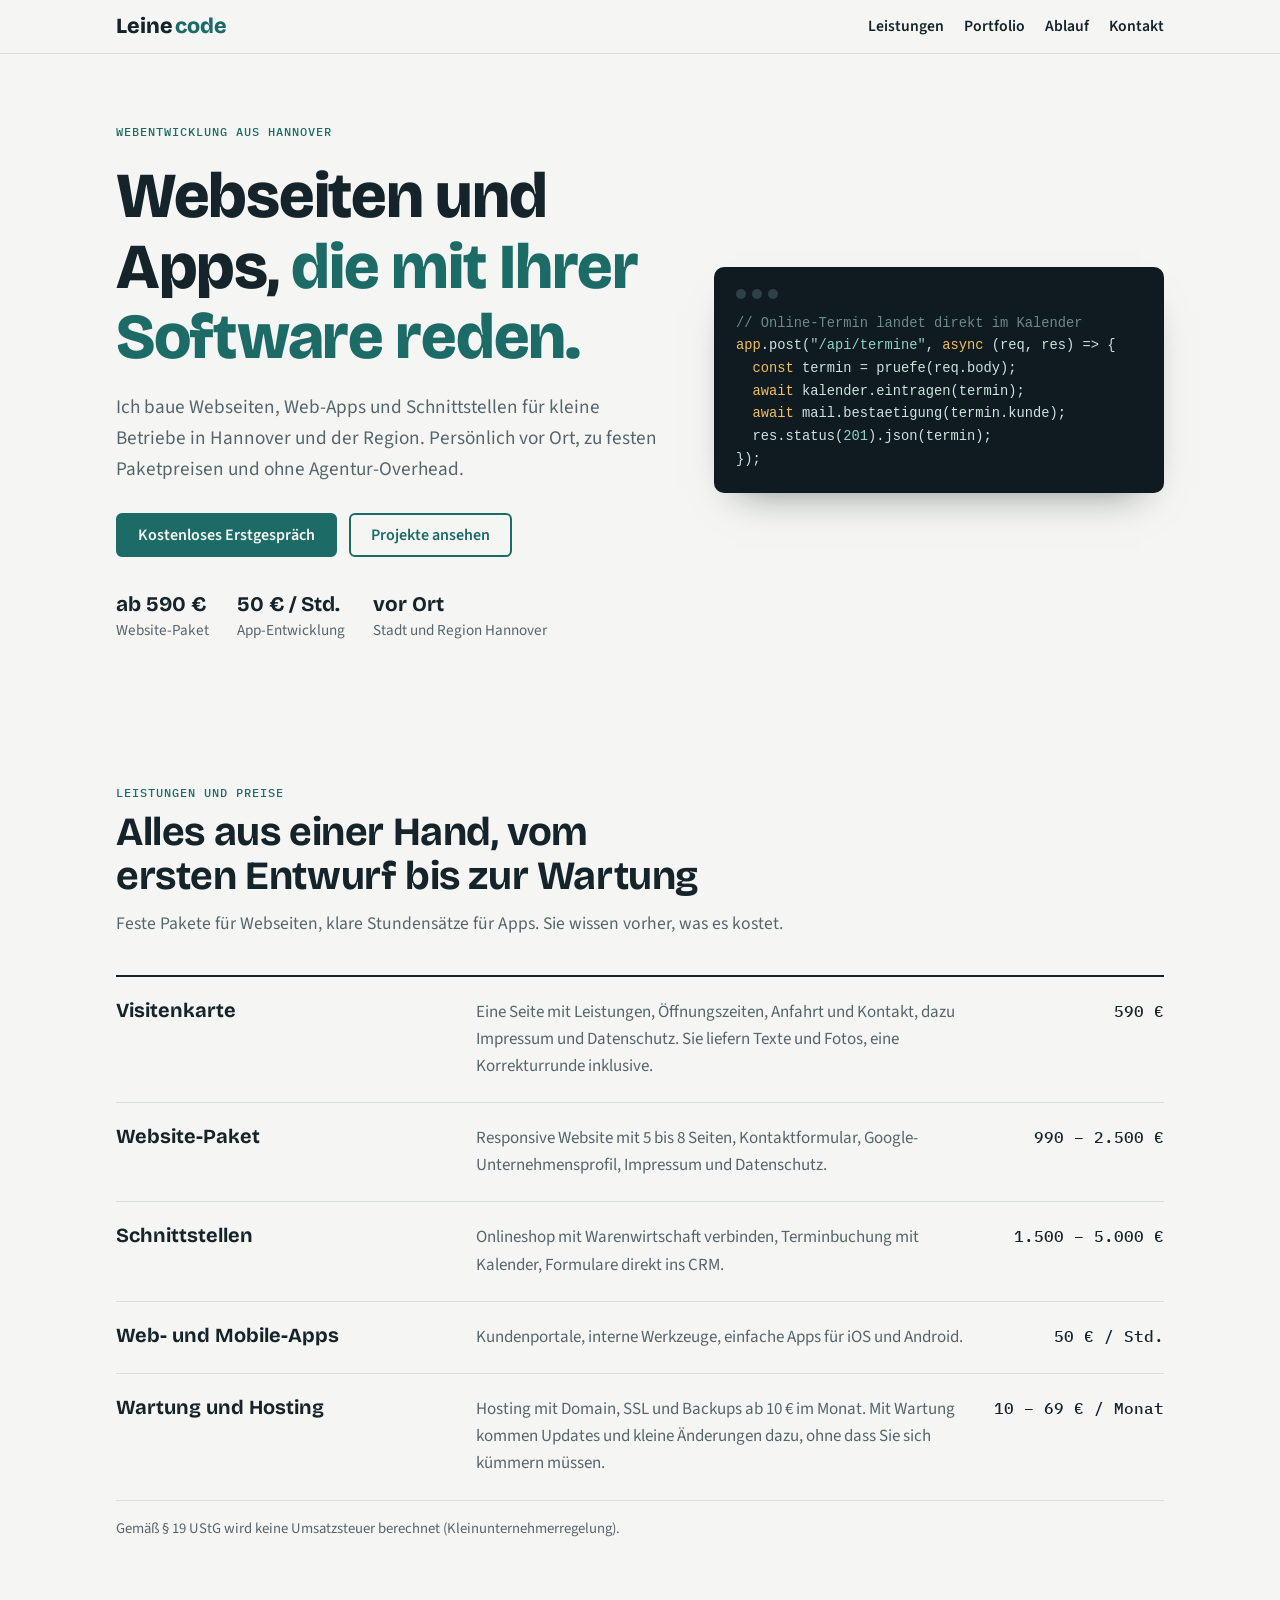
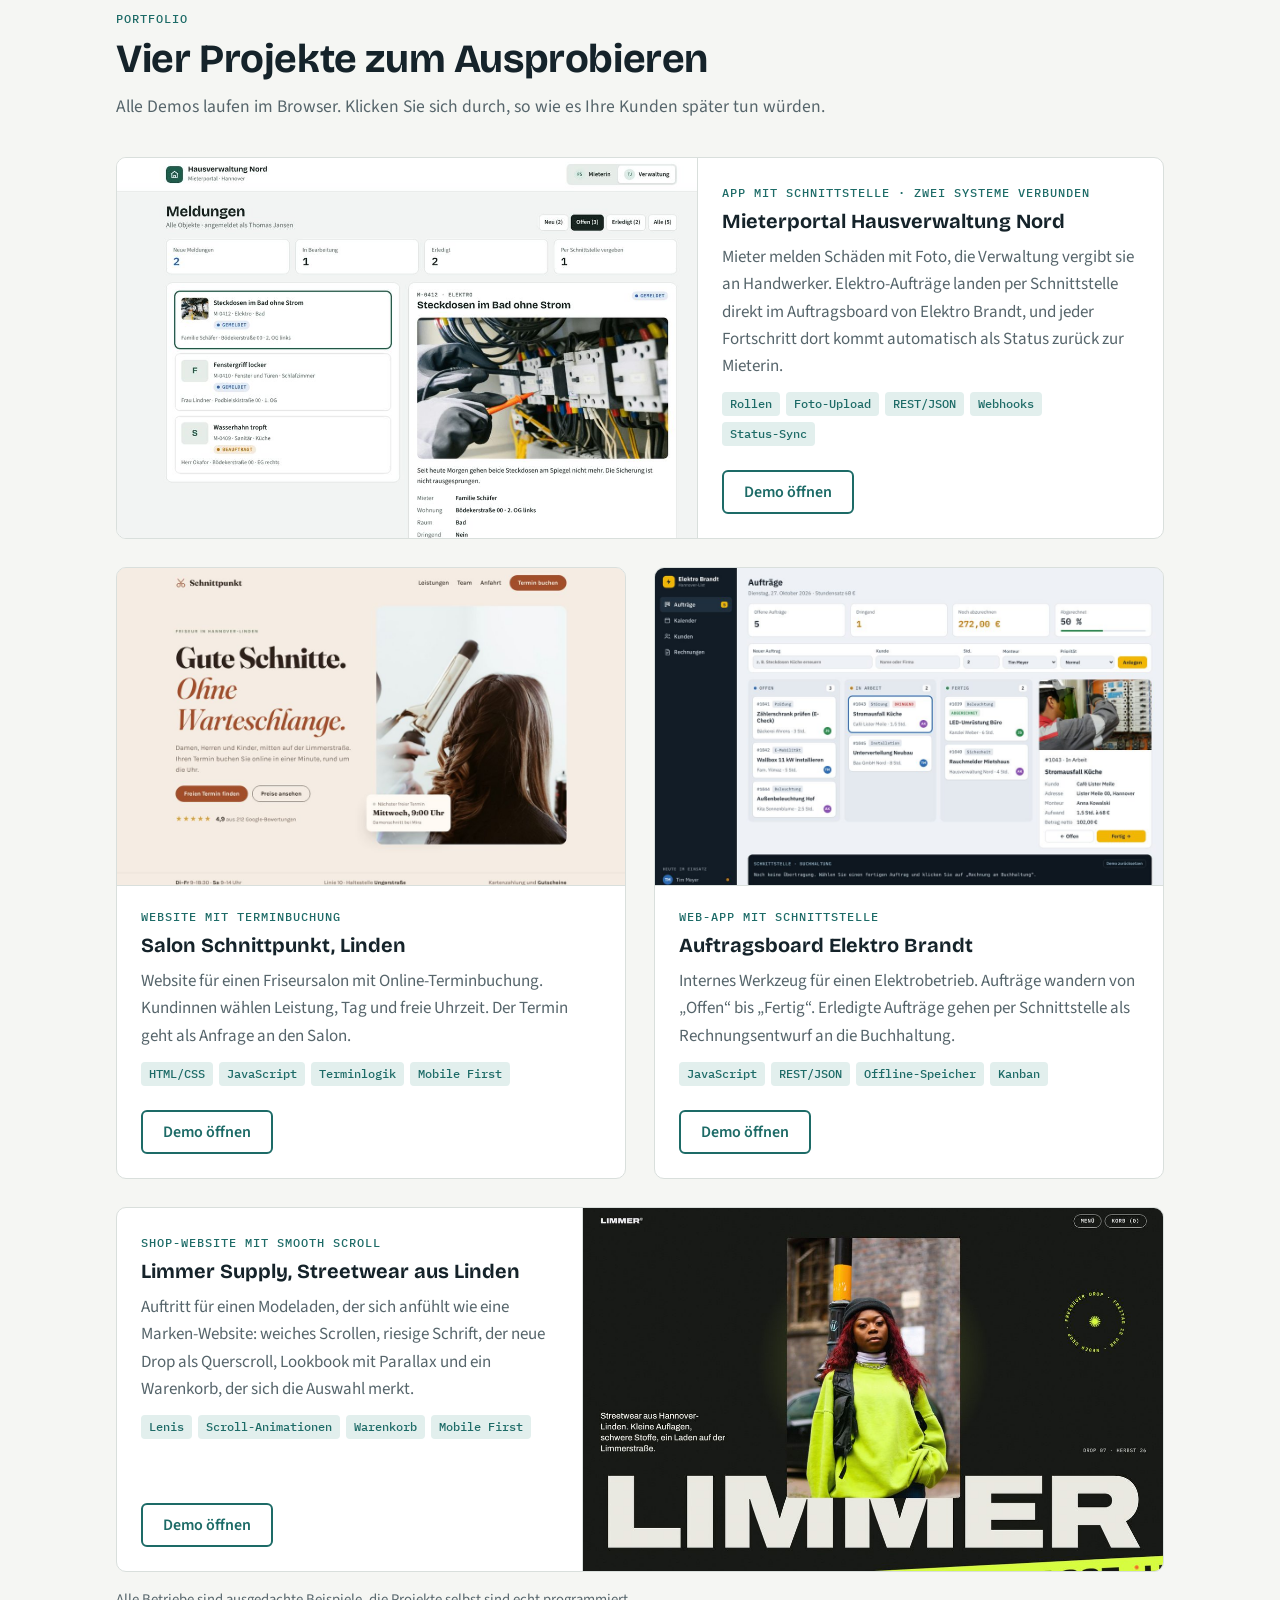
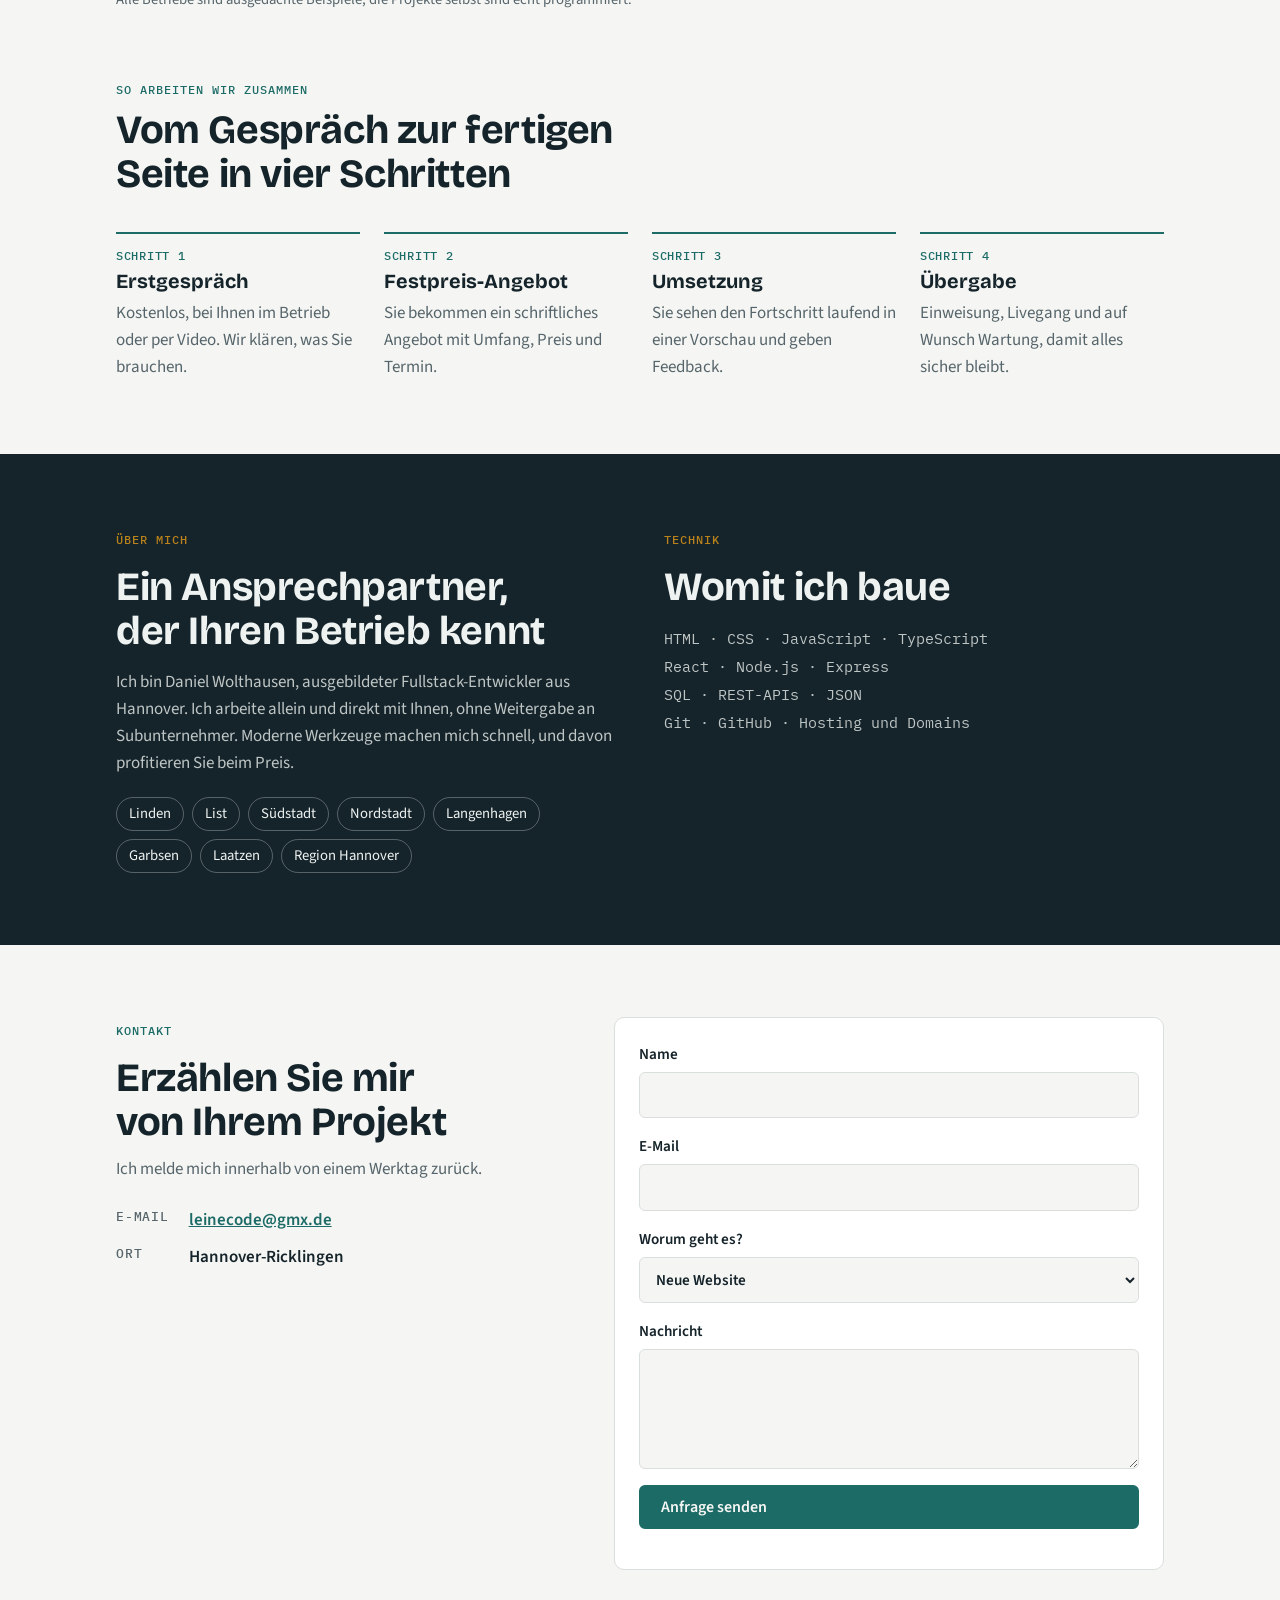
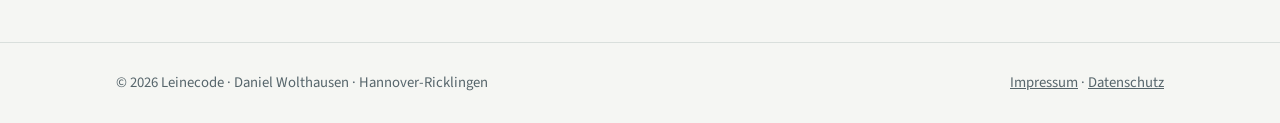
<file: index.html>
<!doctype html>
<html lang="de">
<head>
<meta charset="utf-8">
<meta name="viewport" content="width=device-width, initial-scale=1, viewport-fit=cover">
<title>Leinecode Hannover</title>
<meta name="description" content="Webseiten, Apps und Schnittstellen für kleine Betriebe in Hannover. Persönlich vor Ort, zu festen Paketpreisen.">
<link rel="stylesheet" href="fonts/fonts.css">
<style>
/* Layout: eine ruhige Spalte mit breiten Bändern; Hero zeigt echten Code, Leistungen als Preisliste, Portfolio als zwei große Fälle */
:root {
  --paper: #f5f6f3;
  --surface: #ffffff;
  --ink: #15232a;
  --muted: #56656b;
  --line: #d9dfdc;
  --teal: #1d6b67;
  --teal-soft: #e2efed;
  --ochre: #b9821a;
  --band: #15232a;
  --band-ink: #eef3f1;
  --code-bg: #0f1b20;
  --code-ink: #cfe3df;
  --code-key: #f0c062;
  --code-str: #8fd3c8;
  --display: "Bricolage Grotesque", "Segoe UI", system-ui, sans-serif;
  --body: "Source Sans 3", "Segoe UI", system-ui, sans-serif;
  --mono: "IBM Plex Mono", ui-monospace, Menlo, Consolas, monospace;
}
@media (prefers-color-scheme: dark) {
  :root:not([data-theme="light"]) {
    --paper: #10191d; --surface: #172328; --ink: #e7eeec; --muted: #9db0b0; --line: #2a3a3f;
    --teal: #5fbcb3; --teal-soft: #1b3336; --ochre: #e3b04f; --band: #0a1215; --band-ink: #e7eeec;
    --code-bg: #0a1215; color-scheme: dark;
  }
}
:root[data-theme="dark"] {
  --paper: #10191d; --surface: #172328; --ink: #e7eeec; --muted: #9db0b0; --line: #2a3a3f;
  --teal: #5fbcb3; --teal-soft: #1b3336; --ochre: #e3b04f; --band: #0a1215; --band-ink: #e7eeec;
  --code-bg: #0a1215; color-scheme: dark;
}
* { box-sizing: border-box; }
html { -webkit-text-size-adjust: 100%; text-size-adjust: 100%; }
body { margin: 0; background: var(--paper); color: var(--ink); font: 400 1.0625rem/1.6 var(--body); }
.wrap { max-width: 1080px; margin: 0 auto; padding-left: max(16px, env(safe-area-inset-left, 0px)); padding-right: max(16px, env(safe-area-inset-right, 0px)); }
h1, h2, h3 { font-family: var(--display); line-height: 1.1; text-wrap: balance; margin: 0; }
h2 { font-size: clamp(1.75rem, 3.5vw, 2.5rem); font-weight: 700; letter-spacing: -0.01em; }
h3 { font-size: 1.25rem; font-weight: 700; }
p { margin: 0; }
a { color: var(--teal); }
a:focus-visible, button:focus-visible, input:focus-visible, textarea:focus-visible, select:focus-visible { outline: 3px solid var(--ochre); outline-offset: 2px; }
.eyebrow { font: 500 0.78rem/1 var(--mono); letter-spacing: 0.08em; text-transform: uppercase; color: var(--teal); }

/* Kopf */
body::before { content: ""; position: fixed; inset: 0 0 auto; height: env(safe-area-inset-top, 0px); z-index: 10; background: var(--paper); }
header.top { position: sticky; top: env(safe-area-inset-top, 0px); z-index: 5; background: color-mix(in srgb, var(--paper) 92%, transparent); backdrop-filter: blur(8px); border-bottom: 1px solid var(--line); }
header.top .wrap { display: flex; align-items: center; justify-content: space-between; gap: 16px; padding-block: 14px; flex-wrap: wrap; }
.logo { font: 800 1.35rem/1 var(--display); color: var(--ink); text-decoration: none; display: flex; align-items: baseline; gap: 2px; }
.logo span { color: var(--teal); }
nav { display: flex; gap: 20px; flex-wrap: wrap; }
nav a { color: var(--ink); text-decoration: none; font-weight: 600; font-size: 0.98rem; }
nav a:hover { color: var(--teal); }

/* Hero */
.hero .wrap { display: grid; grid-template-columns: 1.1fr 0.9fr; gap: 48px; align-items: center; padding-block: 64px 72px; }
.hero h1 { font-size: clamp(2.3rem, 5.4vw, 4rem); font-weight: 800; letter-spacing: -0.02em; margin-block: 16px 20px; }
.hero h1 em { font-style: normal; color: var(--teal); }
.hero .lead { font-size: 1.2rem; color: var(--muted); max-width: 34em; }
.cta-row { display: flex; gap: 12px; flex-wrap: wrap; margin-top: 28px; }
.btn { display: inline-flex; align-items: center; gap: 8px; padding: 12px 20px; border-radius: 6px; font: 600 1rem/1 var(--body); text-decoration: none; border: 2px solid var(--teal); cursor: pointer; }
.btn.primary { background: var(--teal); color: var(--paper); }
.btn.ghost { color: var(--teal); background: transparent; }
.btn:hover { filter: brightness(1.08); }
.facts { display: flex; gap: 28px; flex-wrap: wrap; margin-top: 36px; font-size: 0.95rem; color: var(--muted); }
.facts b { display: block; font: 700 1.3rem/1.2 var(--display); color: var(--ink); }
.code { background: var(--code-bg); color: var(--code-ink); border-radius: 10px; padding: 22px; font: 400 0.86rem/1.65 var(--mono); overflow-x: auto; min-width: 0; box-shadow: 0 20px 40px -24px rgba(10, 20, 24, 0.55); }
.code .c { color: #6f8a8a; }
.code .k { color: var(--code-key); }
.code .s { color: var(--code-str); }
.code pre { margin: 0; }
.code .bar { display: flex; gap: 6px; margin-bottom: 14px; }
.code .bar i { width: 10px; height: 10px; border-radius: 50%; background: #2e4148; display: block; }

section { padding-block: 72px; }
.section-head { display: grid; gap: 12px; margin-bottom: 36px; max-width: 46em; }
.section-head p { color: var(--muted); font-size: 1.1rem; }

/* Leistungen als Preisliste */
.price-list { border-top: 2px solid var(--ink); }
.price-row { display: grid; grid-template-columns: 1.1fr 1.6fr 11rem; gap: 24px; padding-block: 22px; border-bottom: 1px solid var(--line); align-items: baseline; }
.price-row p { color: var(--muted); min-width: 0; }
.price { font: 500 1rem/1.3 var(--mono); white-space: nowrap; text-align: right; font-variant-numeric: tabular-nums; }
.note { margin-top: 16px; font-size: 0.92rem; color: var(--muted); }

/* Portfolio */
.cases { display: grid; grid-template-columns: 1fr 1fr; gap: 28px; }
.case.wide { grid-column: 1 / -1; display: grid; grid-template-columns: 1.25fr 1fr; }
.case.wide .shot { border-bottom: 0; border-right: 1px solid var(--line); height: 100%; }
.wide-body { display: flex; flex-direction: column; min-width: 0; }
.case.wide .body { padding-top: 28px; }
.case.wide.flip { grid-template-columns: 1fr 1.25fr; }
.case.wide.flip .shot { order: 2; border-right: 0; border-left: 1px solid var(--line); }
.case { background: var(--surface); border: 1px solid var(--line); border-radius: 10px; overflow: hidden; display: flex; flex-direction: column; }
.case .shot { aspect-ratio: 16 / 10; max-width: 100%; border-bottom: 1px solid var(--line); position: relative; overflow: hidden; }
.case .shot { display: block; background: var(--line); }
.case .shot img { display: block; width: 100%; height: 100%; object-fit: cover; object-position: top left; transition: transform .4s ease; }
.case:hover .shot img { transform: scale(1.03); }
.case .body { padding: 24px; display: grid; gap: 12px; flex: 1; align-content: start; }
.case .body p { color: var(--muted); }
.tags { display: flex; flex-wrap: wrap; gap: 6px; }
.tag { font: 500 0.75rem/1 var(--mono); padding: 6px 8px; border-radius: 4px; background: var(--teal-soft); color: var(--teal); }
.case .links { margin-top: auto; padding: 0 24px 24px; }
/* Mini-Vorschauen */
.shot-salon { background: #f3ece4; display: grid; grid-template-columns: 1fr 1fr; }
.shot-salon .l { padding: 22px; display: grid; align-content: center; gap: 10px; }
.shot-salon .l b { font: 700 1.3rem/1.1 Georgia, serif; color: #3b2a22; }
.shot-salon .l i { display: block; height: 8px; background: #d8c8b8; border-radius: 4px; }
.shot-salon .l i:nth-child(3) { width: 70%; }
.shot-salon .l u { display: inline-block; width: 90px; height: 26px; background: #a3532f; border-radius: 13px; }
.shot-salon .r { background: #e6d8ca; padding: 18px; display: grid; grid-template-columns: repeat(4, 1fr); gap: 6px; align-content: center; }
.shot-salon .r span { height: 22px; border-radius: 4px; background: #fffaf4; }
.shot-salon .r span.on { background: #a3532f; }
.shot-board { background: #eef1f4; padding: 16px; display: grid; grid-template-columns: repeat(3, 1fr); gap: 10px; }
.shot-board .col { background: #dde3e9; border-radius: 6px; padding: 8px; display: grid; gap: 6px; align-content: start; }
.shot-board .col b { font: 600 0.7rem/1 var(--mono); color: #33424f; }
.shot-board .col span { height: 30px; background: #fff; border-radius: 4px; border-left: 3px solid #2f6db3; }
.shot-board .col span.w { border-left-color: #d08a12; }
.shot-board .col span.d { border-left-color: #2f8a4e; }

/* Ablauf */
.steps { display: grid; grid-template-columns: repeat(4, 1fr); gap: 24px; counter-reset: s; }
.step { border-top: 2px solid var(--teal); padding-top: 16px; display: grid; gap: 8px; }
.step::before { counter-increment: s; content: "Schritt " counter(s); font: 500 0.75rem/1 var(--mono); letter-spacing: 0.06em; text-transform: uppercase; color: var(--teal); }
.step p { color: var(--muted); }

/* Über mich + Region */
.band { background: var(--band); color: var(--band-ink); }
.band .wrap { display: grid; grid-template-columns: 1fr 1fr; gap: 48px; }
.band p { color: color-mix(in srgb, var(--band-ink) 78%, transparent); }
.band .eyebrow { color: var(--ochre); }
.band h2 { margin-block: 12px 16px; }
.districts { display: flex; flex-wrap: wrap; gap: 8px; margin-top: 20px; }
.districts span { border: 1px solid color-mix(in srgb, var(--band-ink) 30%, transparent); border-radius: 999px; padding: 4px 12px; font-size: 0.92rem; }
.stack { font: 400 0.92rem/1.9 var(--mono); }

/* Kontakt */
.contact { display: grid; grid-template-columns: 0.9fr 1.1fr; gap: 48px; }
.contact dl { display: grid; grid-template-columns: auto 1fr; gap: 10px 20px; margin: 24px 0 0; }
.contact dt { font: 500 0.8rem/1.6 var(--mono); color: var(--muted); text-transform: uppercase; letter-spacing: 0.06em; }
.contact dd { margin: 0; font-weight: 600; min-width: 0; overflow-wrap: anywhere; }
form { background: var(--surface); border: 1px solid var(--line); border-radius: 10px; padding: 24px; display: grid; gap: 16px; }
label { display: grid; gap: 6px; font-weight: 600; font-size: 0.95rem; }
input, textarea, select { font: inherit; padding: 10px 12px; border: 1px solid var(--line); border-radius: 6px; background: var(--paper); color: var(--ink); width: 100%; }
textarea { min-height: 120px; resize: vertical; }
.form-msg { font-size: 0.95rem; color: var(--teal); }

footer { border-top: 1px solid var(--line); }
footer .wrap { display: flex; justify-content: space-between; gap: 16px; flex-wrap: wrap; padding-block: 28px; color: var(--muted); font-size: 0.92rem; }
footer a { color: var(--muted); }

@media (max-width: 860px) {
  .hero .wrap, .band .wrap, .contact, .cases, .case.wide { grid-template-columns: 1fr; }
  .case.wide .shot { border-right: 0; border-bottom: 1px solid var(--line); height: auto; }
  .case.wide.flip { grid-template-columns: 1fr; }
  .case.wide.flip .shot { order: 0; border-left: 0; }
  .steps { grid-template-columns: 1fr 1fr; }
  .price-row { grid-template-columns: 1fr; gap: 6px; }
  .price { text-align: left; }
}
@media (max-width: 520px) {
  .code { padding: 16px; font-size: 0.74rem; }
  .code pre { white-space: pre-wrap; overflow-wrap: anywhere; }
  .steps { grid-template-columns: 1fr; }
  nav { gap: 14px; }
  section { padding-block: 52px; }
}
@media (prefers-reduced-motion: no-preference) {
  .hero h1, .hero .lead, .hero .code { animation: rise 0.6s ease-out both; }
  .hero .lead { animation-delay: 0.08s; }
  .hero .code { animation-delay: 0.16s; }
  @keyframes rise { from { transform: translateY(10px); } to { transform: none; } }
}
</style>
</head>
<body>

<header class="top">
  <div class="wrap">
    <a class="logo" href="#start">Leine<span>code</span></a>
    <nav aria-label="Hauptnavigation">
      <a href="#leistungen">Leistungen</a>
      <a href="#portfolio">Portfolio</a>
      <a href="#ablauf">Ablauf</a>
      <a href="#kontakt">Kontakt</a>
    </nav>
  </div>
</header>

<main id="start">
  <div class="hero">
    <div class="wrap">
      <div>
        <span class="eyebrow">Webentwicklung aus Hannover</span>
        <h1>Webseiten und Apps, <em>die mit Ihrer Software reden.</em></h1>
        <p class="lead">Ich baue Webseiten, Web-Apps und Schnittstellen für kleine Betriebe in Hannover und der Region. Persönlich vor Ort, zu festen Paketpreisen und ohne Agentur-Overhead.</p>
        <div class="cta-row">
          <a class="btn primary" href="#kontakt">Kostenloses Erstgespräch</a>
          <a class="btn ghost" href="#portfolio">Projekte ansehen</a>
        </div>
        <div class="facts">
          <div><b>ab 590 €</b>Website-Paket</div>
          <div><b>50 € / Std.</b>App-Entwicklung</div>
          <div><b>vor Ort</b>Stadt und Region Hannover</div>
        </div>
      </div>
      <div class="code" aria-label="Beispiel einer Schnittstelle: Online-Termin landet im Kalender">
        <div class="bar"><i></i><i></i><i></i></div>
<pre><span class="c">// Online-Termin landet direkt im Kalender</span>
<span class="k">app</span>.post(<span class="s">"/api/termine"</span>, <span class="k">async</span> (req, res) =&gt; {
  <span class="k">const</span> termin = pruefe(req.body);
  <span class="k">await</span> kalender.eintragen(termin);
  <span class="k">await</span> mail.bestaetigung(termin.kunde);
  res.status(<span class="s">201</span>).json(termin);
});</pre>
      </div>
    </div>
  </div>

  <section id="leistungen">
    <div class="wrap">
      <div class="section-head">
        <span class="eyebrow">Leistungen und Preise</span>
        <h2>Alles aus einer Hand, vom ersten Entwurf bis zur Wartung</h2>
        <p>Feste Pakete für Webseiten, klare Stundensätze für Apps. Sie wissen vorher, was es kostet.</p>
      </div>
      <div class="price-list">
        <div class="price-row">
          <h3>Visitenkarte</h3>
          <p>Eine Seite mit Leistungen, Öffnungszeiten, Anfahrt und Kontakt, dazu Impressum und Datenschutz. Sie liefern Texte und Fotos, eine Korrekturrunde inklusive.</p>
          <span class="price">590 €</span>
        </div>
        <div class="price-row">
          <h3>Website-Paket</h3>
          <p>Responsive Website mit 5 bis 8 Seiten, Kontaktformular, Google-Unternehmensprofil, Impressum und Datenschutz.</p>
          <span class="price">990 – 2.500 €</span>
        </div>
        <div class="price-row">
          <h3>Schnittstellen</h3>
          <p>Onlineshop mit Warenwirtschaft verbinden, Terminbuchung mit Kalender, Formulare direkt ins CRM.</p>
          <span class="price">1.500 – 5.000 €</span>
        </div>
        <div class="price-row">
          <h3>Web- und Mobile-Apps</h3>
          <p>Kundenportale, interne Werkzeuge, einfache Apps für iOS und Android.</p>
          <span class="price">50 € / Std.</span>
        </div>
        <div class="price-row">
          <h3>Wartung und Hosting</h3>
          <p>Hosting mit Domain, SSL und Backups ab 10 € im Monat. Mit Wartung kommen Updates und kleine Änderungen dazu, ohne dass Sie sich kümmern müssen.</p>
          <span class="price">10 – 69 € / Monat</span>
        </div>
      </div>
      <p class="note">Gemäß § 19 UStG wird keine Umsatzsteuer berechnet (Kleinunternehmerregelung).</p>
    </div>
  </section>

  <section id="portfolio" style="padding-top: 0">
    <div class="wrap">
      <div class="section-head">
        <span class="eyebrow">Portfolio</span>
        <h2>Vier Projekte zum Ausprobieren</h2>
        <p>Alle Demos laufen im Browser. Klicken Sie sich durch, so wie es Ihre Kunden später tun würden.</p>
      </div>
      <div class="cases">
        <article class="case wide">
          <a class="shot" href="mieterportal.html" tabindex="-1" aria-hidden="true"><img src="img/vorschau-mieterportal.jpg" alt="" width="1152" height="720" loading="lazy"></a>
          <div class="wide-body">
          <div class="body">
            <span class="eyebrow">App mit Schnittstelle · zwei Systeme verbunden</span>
            <h3>Mieterportal Hausverwaltung Nord</h3>
            <p>Mieter melden Schäden mit Foto, die Verwaltung vergibt sie an Handwerker. Elektro-Aufträge landen per Schnittstelle direkt im Auftragsboard von Elektro Brandt, und jeder Fortschritt dort kommt automatisch als Status zurück zur Mieterin.</p>
            <div class="tags"><span class="tag">Rollen</span><span class="tag">Foto-Upload</span><span class="tag">REST/JSON</span><span class="tag">Webhooks</span><span class="tag">Status-Sync</span></div>
          </div>
          <div class="links"><a class="btn ghost" href="mieterportal.html">Demo öffnen</a></div>
          </div>
        </article>
        <article class="case">
          <a class="shot" href="salon-schnittpunkt.html" tabindex="-1" aria-hidden="true"><img src="img/vorschau-salon.jpg" alt="" width="1152" height="720" loading="lazy"></a>
          <div class="body">
            <span class="eyebrow">Website mit Terminbuchung</span>
            <h3>Salon Schnittpunkt, Linden</h3>
            <p>Website für einen Friseursalon mit Online-Terminbuchung. Kundinnen wählen Leistung, Tag und freie Uhrzeit. Der Termin geht als Anfrage an den Salon.</p>
            <div class="tags"><span class="tag">HTML/CSS</span><span class="tag">JavaScript</span><span class="tag">Terminlogik</span><span class="tag">Mobile First</span></div>
          </div>
          <div class="links"><a class="btn ghost" href="salon-schnittpunkt.html">Demo öffnen</a></div>
        </article>
        <article class="case">
          <a class="shot" href="auftragsboard.html" tabindex="-1" aria-hidden="true"><img src="img/vorschau-board.jpg" alt="" width="1152" height="720" loading="lazy"></a>
          <div class="body">
            <span class="eyebrow">Web-App mit Schnittstelle</span>
            <h3>Auftragsboard Elektro Brandt</h3>
            <p>Internes Werkzeug für einen Elektrobetrieb. Aufträge wandern von „Offen“ bis „Fertig“. Erledigte Aufträge gehen per Schnittstelle als Rechnungsentwurf an die Buchhaltung.</p>
            <div class="tags"><span class="tag">JavaScript</span><span class="tag">REST/JSON</span><span class="tag">Offline-Speicher</span><span class="tag">Kanban</span></div>
          </div>
          <div class="links"><a class="btn ghost" href="auftragsboard.html">Demo öffnen</a></div>
        </article>
        <article class="case wide flip">
          <a class="shot" href="limmer-supply.html" tabindex="-1" aria-hidden="true"><img src="img/vorschau-limmer.jpg" alt="" width="1152" height="720" loading="lazy"></a>
          <div class="wide-body">
          <div class="body">
            <span class="eyebrow">Shop-Website mit Smooth Scroll</span>
            <h3>Limmer Supply, Streetwear aus Linden</h3>
            <p>Auftritt für einen Modeladen, der sich anfühlt wie eine Marken-Website: weiches Scrollen, riesige Schrift, der neue Drop als Querscroll, Lookbook mit Parallax und ein Warenkorb, der sich die Auswahl merkt.</p>
            <div class="tags"><span class="tag">Lenis</span><span class="tag">Scroll-Animationen</span><span class="tag">Warenkorb</span><span class="tag">Mobile First</span></div>
          </div>
          <div class="links"><a class="btn ghost" href="limmer-supply.html">Demo öffnen</a></div>
          </div>
        </article>
      </div>
      <p class="note">Alle Betriebe sind ausgedachte Beispiele, die Projekte selbst sind echt programmiert.</p>
    </div>
  </section>

  <section id="ablauf" style="padding-top: 0">
    <div class="wrap">
      <div class="section-head">
        <span class="eyebrow">So arbeiten wir zusammen</span>
        <h2>Vom Gespräch zur fertigen Seite in vier Schritten</h2>
      </div>
      <div class="steps">
        <div class="step"><h3>Erstgespräch</h3><p>Kostenlos, bei Ihnen im Betrieb oder per Video. Wir klären, was Sie brauchen.</p></div>
        <div class="step"><h3>Festpreis-Angebot</h3><p>Sie bekommen ein schriftliches Angebot mit Umfang, Preis und Termin.</p></div>
        <div class="step"><h3>Umsetzung</h3><p>Sie sehen den Fortschritt laufend in einer Vorschau und geben Feedback.</p></div>
        <div class="step"><h3>Übergabe</h3><p>Einweisung, Livegang und auf Wunsch Wartung, damit alles sicher bleibt.</p></div>
      </div>
    </div>
  </section>

  <section class="band" id="ueber-mich">
    <div class="wrap">
      <div>
        <span class="eyebrow">Über mich</span>
        <h2>Ein Ansprechpartner, der Ihren Betrieb kennt</h2>
        <p>Ich bin Daniel Wolthausen, ausgebildeter Fullstack-Entwickler aus Hannover. Ich arbeite allein und direkt mit Ihnen, ohne Weitergabe an Subunternehmer. Moderne Werkzeuge machen mich schnell, und davon profitieren Sie beim Preis.</p>
        <div class="districts" aria-label="Einsatzgebiet">
          <span>Linden</span><span>List</span><span>Südstadt</span><span>Nordstadt</span><span>Langenhagen</span><span>Garbsen</span><span>Laatzen</span><span>Region Hannover</span>
        </div>
      </div>
      <div>
        <span class="eyebrow">Technik</span>
        <h2>Womit ich baue</h2>
        <p class="stack">HTML · CSS · JavaScript · TypeScript<br>React · Node.js · Express<br>SQL · REST-APIs · JSON<br>Git · GitHub · Hosting und Domains</p>
      </div>
    </div>
  </section>

  <section id="kontakt">
    <div class="wrap contact">
      <div>
        <span class="eyebrow">Kontakt</span>
        <h2 style="margin-top: 12px">Erzählen Sie mir von Ihrem Projekt</h2>
        <p style="color: var(--muted); margin-top: 12px">Ich melde mich innerhalb von einem Werktag zurück.</p>
        <dl>
          <dt>E-Mail</dt><dd><a href="mailto:leinecode@gmx.de">leinecode@gmx.de</a></dd>
          <dt>Ort</dt><dd>Hannover-Ricklingen</dd>
        </dl>
      </div>
      <form id="kontaktform" novalidate>
        <label for="k-name">Name<input id="k-name" name="name" autocomplete="name" required></label>
        <label for="k-mail">E-Mail<input id="k-mail" name="email" type="email" autocomplete="email" required></label>
        <label for="k-art">Worum geht es?
          <select id="k-art" name="art">
            <option>Neue Website</option>
            <option>Schnittstelle / Anbindung</option>
            <option>App oder internes Werkzeug</option>
            <option>Wartung einer bestehenden Seite</option>
          </select>
        </label>
        <label for="k-text">Nachricht<textarea id="k-text" name="nachricht" required></textarea></label>
        <button class="btn primary" type="submit">Anfrage senden</button>
        <p class="form-msg" id="k-msg" role="status"></p>
      </form>
    </div>
  </section>
</main>

<footer>
  <div class="wrap">
    <span>© 2026 Leinecode · Daniel Wolthausen · Hannover-Ricklingen</span>
    <span><a href="impressum.html">Impressum</a> · <a href="datenschutz.html">Datenschutz</a></span>
  </div>
</footer>

<script>
document.getElementById("kontaktform").addEventListener("submit", function (e) {
  e.preventDefault();
  var msg = document.getElementById("k-msg");
  if (!this.checkValidity()) { msg.textContent = "Bitte füllen Sie Name, E-Mail und Nachricht aus."; return; }
  msg.textContent = "Das Formular ist noch nicht freigeschaltet. Bitte schreiben Sie mir direkt an leinecode@gmx.de.";
});
</script>
</body>
</html>
</file>
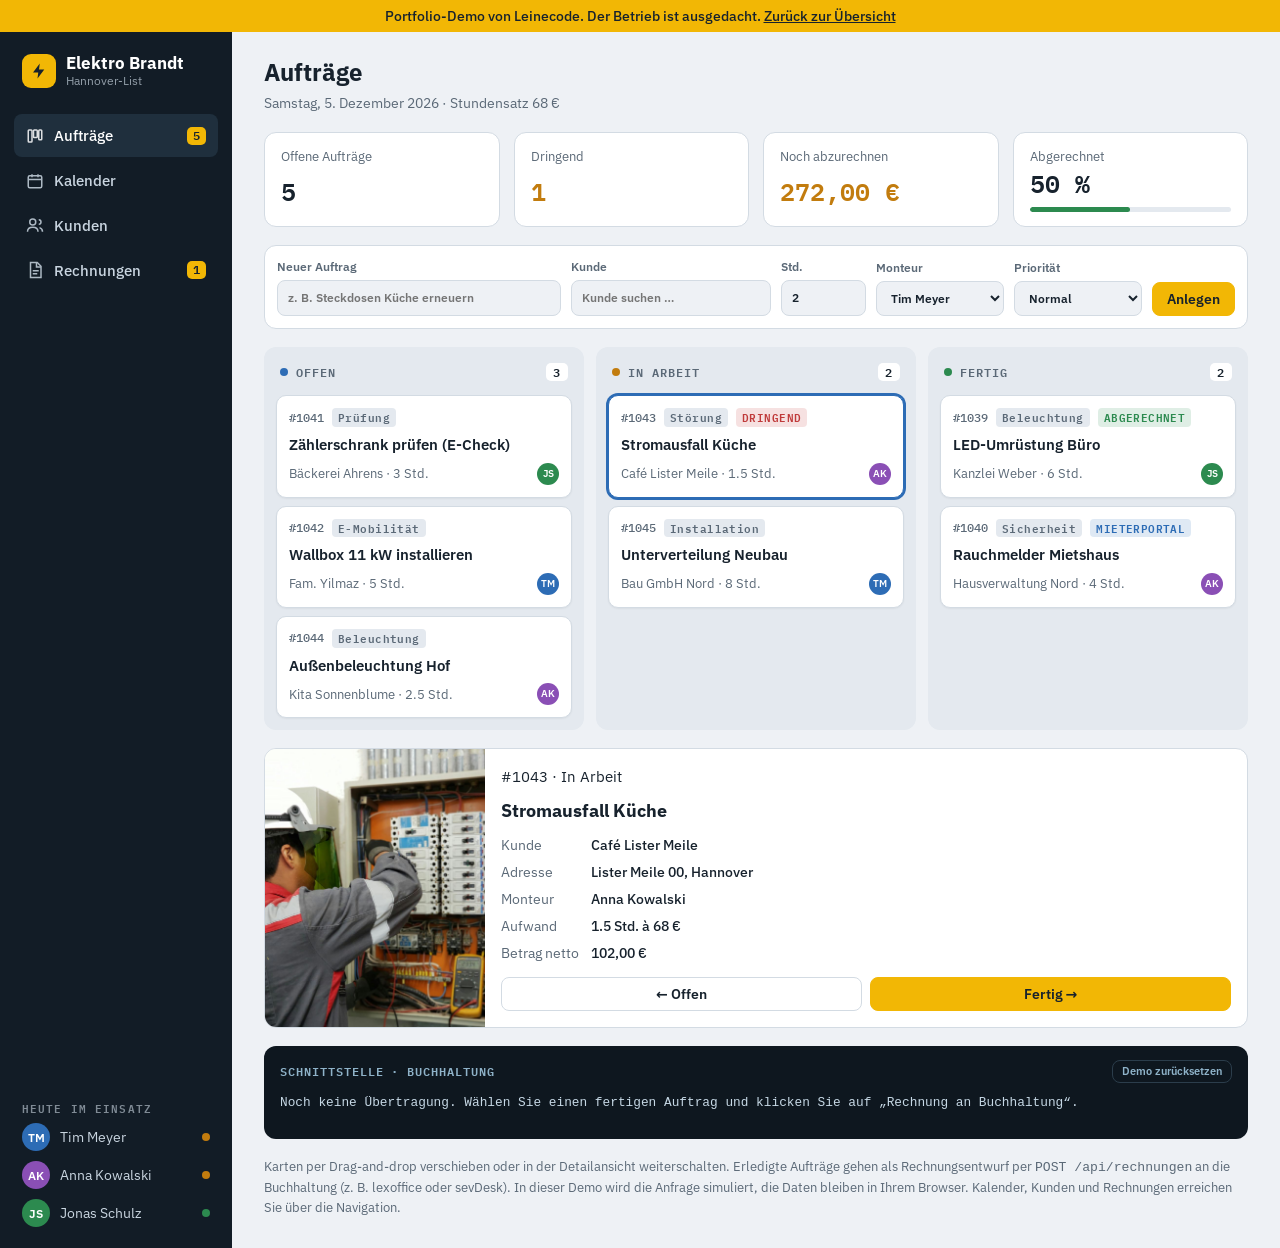
<file: auftragsboard.html>
<!doctype html>
<html lang="de">
<head>
<meta charset="utf-8">
<meta name="viewport" content="width=device-width, initial-scale=1, viewport-fit=cover">
<title>Auftragsboard Elektro Brandt</title>
<link rel="stylesheet" href="fonts/fonts.css">
<style>
/* Layout: App-Shell. Seitenleiste links, oben Kennzahlen, darunter Kanban mit Drag-and-drop, rechts Detailansicht mit Einsatzfoto, unten API-Protokoll */
:root {
  --bg: #eef1f5; --panel: #ffffff; --col: #e4e9ef; --ink: #17222d; --muted: #5b6977; --line: #d3dbe3;
  --side: #121c26; --side-ink: #c9d5e0; --side-active: #1f2f3d;
  --volt: #f2b705; --volt-ink: #17222d; --blue: #2d6cb5; --amber: #c27c0e; --green: #2c8a4f; --red: #c03b3b;
  --log-bg: #0e171f; --log-ink: #c6d8e5;
  --sans: "IBM Plex Sans", "Segoe UI", system-ui, sans-serif; --mono: "IBM Plex Mono", ui-monospace, Consolas, monospace;
}
@media (prefers-color-scheme: dark) {
  :root:not([data-theme="light"]) { --bg: #0f151b; --panel: #18212a; --col: #131b22; --ink: #e2e9ef; --muted: #91a1b0; --line: #283541; --side: #0a1015; --side-ink: #b9c7d3; --side-active: #18242f; --blue: #69a4e6; --amber: #e3a640; --green: #5cc283; --red: #e57575; --log-bg: #080d11; color-scheme: dark; }
}
:root[data-theme="dark"] { --bg: #0f151b; --panel: #18212a; --col: #131b22; --ink: #e2e9ef; --muted: #91a1b0; --line: #283541; --side: #0a1015; --side-ink: #b9c7d3; --side-active: #18242f; --blue: #69a4e6; --amber: #e3a640; --green: #5cc283; --red: #e57575; --log-bg: #080d11; color-scheme: dark; }
* { box-sizing: border-box; }
[hidden] { display: none !important; }
html, body { margin: 0; }
body { background: var(--bg); color: var(--ink); font: 400 0.95rem/1.5 var(--sans); }
button { font: 600 0.88rem/1 var(--sans); border-radius: 8px; padding: 9px 14px; cursor: pointer; border: 1px solid var(--line); background: var(--panel); color: var(--ink); }
button.primary { background: var(--volt); border-color: var(--volt); color: var(--volt-ink); }
button:focus-visible, input:focus-visible, select:focus-visible, .card:focus-visible { outline: 3px solid var(--blue); outline-offset: 2px; }
.demo-flag { background: var(--volt); color: var(--volt-ink); font-size: 0.85rem; text-align: center; padding: 6px 16px; font-weight: 500; }
.demo-flag a { color: inherit; }

.app { display: grid; grid-template-columns: 232px minmax(0, 1fr); min-height: calc(100vh - 32px); }
.side { background: var(--side); color: var(--side-ink); padding: 22px 14px; display: flex; flex-direction: column; gap: 26px; }
.logo { display: flex; align-items: center; gap: 10px; padding: 0 8px; font: 700 1.05rem/1.1 var(--sans); color: #fff; }
.logo i { display: grid; place-items: center; width: 34px; height: 34px; border-radius: 9px; background: var(--volt); color: var(--volt-ink); font-style: normal; }
.logo i svg { width: 18px; height: 18px; }
.logo small { display: block; font: 400 0.75rem/1.3 var(--sans); color: var(--side-ink); opacity: .7; }
.side nav { display: grid; gap: 2px; }
.side nav a { display: flex; align-items: center; gap: 10px; padding: 10px 12px; border-radius: 8px; color: var(--side-ink); text-decoration: none; font-weight: 500; }
.side nav a.on { background: var(--side-active); color: #fff; }
.side nav a .n { margin-left: auto; font: 600 0.72rem/1 var(--mono); background: var(--volt); color: var(--volt-ink); padding: 3px 6px; border-radius: 5px; }
.side nav svg { width: 18px; height: 18px; opacity: .85; }
.side .crew { margin-top: auto; display: grid; gap: 10px; padding: 0 8px; font-size: 0.85rem; }
.side .crew h4 { margin: 0; font: 600 0.7rem/1 var(--mono); letter-spacing: .1em; text-transform: uppercase; opacity: .6; }
.side .crew div { display: flex; align-items: center; gap: 10px; }
.side .crew .st { margin-left: auto; width: 8px; height: 8px; border-radius: 50%; background: var(--green); }
.side .crew .st.busy { background: var(--amber); }

.av { display: inline-grid; place-items: center; width: 28px; height: 28px; border-radius: 50%; font: 600 0.72rem/1 var(--sans); color: #fff; flex: none; }
.av.tm { background: #2d6cb5; } .av.ak { background: #8a4fb5; } .av.js { background: #2c8a4f; }

.main { padding: 22px clamp(16px, 3vw, 32px) 32px; display: grid; gap: 18px; align-content: start; min-width: 0; }
.top { display: flex; justify-content: space-between; align-items: center; gap: 12px; flex-wrap: wrap; }
.top h1 { margin: 0; font-size: 1.5rem; }
.top p { margin: 2px 0 0; color: var(--muted); font-size: 0.9rem; }
.kpis { display: grid; grid-template-columns: repeat(4, minmax(0, 1fr)); gap: 14px; }
.kpi { background: var(--panel); border: 1px solid var(--line); border-radius: 12px; padding: 14px 16px; display: grid; gap: 4px; }
.kpi small { color: var(--muted); font-size: 0.8rem; }
.kpi b { font: 600 1.55rem/1.1 var(--mono); font-variant-numeric: tabular-nums; }
.kpi .bar { height: 5px; border-radius: 3px; background: var(--col); overflow: hidden; margin-top: 6px; }
.kpi .bar i { display: block; height: 100%; background: var(--green); border-radius: 3px; transition: width .4s; }
.kpi.warn b { color: var(--amber); }

form.add { background: var(--panel); border: 1px solid var(--line); border-radius: 12px; padding: 12px; display: grid; grid-template-columns: 2fr 1.4fr 0.6fr 0.9fr 0.9fr auto; gap: 10px; align-items: end; }
label { display: grid; gap: 4px; font-size: 0.75rem; font-weight: 600; color: var(--muted); }
input, select { font: inherit; padding: 8px 10px; border: 1px solid var(--line); border-radius: 8px; background: var(--bg); color: var(--ink); width: 100%; min-width: 0; }

.work { display: grid; grid-template-columns: minmax(0, 1fr) 320px; gap: 18px; align-items: start; }
.board { display: grid; grid-template-columns: repeat(3, minmax(0, 1fr)); gap: 12px; }
.col { background: var(--col); border-radius: 12px; padding: 10px; display: grid; gap: 8px; align-content: start; min-height: 260px; border: 2px dashed transparent; transition: border-color .15s; }
.col.over { border-color: var(--blue); }
.col h2 { font: 600 0.75rem/1 var(--mono); letter-spacing: 0.08em; text-transform: uppercase; margin: 4px 4px 6px; display: flex; align-items: center; gap: 8px; color: var(--muted); }
.col h2::before { content: ""; width: 8px; height: 8px; border-radius: 50%; background: var(--blue); }
.col[data-s="arbeit"] h2::before { background: var(--amber); }
.col[data-s="fertig"] h2::before { background: var(--green); }
.col h2 span:last-child { margin-left: auto; background: var(--panel); padding: 3px 7px; border-radius: 5px; color: var(--ink); }
.card { min-width: 0; overflow-wrap: anywhere; background: var(--panel); border-radius: 10px; padding: 12px; display: grid; gap: 8px; border: 1px solid var(--line); cursor: grab; box-shadow: 0 1px 2px rgba(0,0,0,.05); transition: transform .12s, box-shadow .12s; }
.card:hover { transform: translateY(-1px); box-shadow: 0 6px 16px -8px rgba(0,0,0,.25); }
.card.sel { border-color: var(--blue); box-shadow: 0 0 0 2px var(--blue); }
.card.drag { opacity: .4; }
.card .row { display: flex; flex-wrap: wrap; align-items: center; gap: 6px 8px; min-width: 0; font-size: 0.8rem; color: var(--muted); }
.card .id { font: 500 0.75rem/1 var(--mono); color: var(--muted); }
.card .t { font-weight: 600; line-height: 1.3; }
.card .row .av { width: 22px; height: 22px; font-size: 0.62rem; margin-left: auto; }
.pill { font: 600 0.66rem/1 var(--mono); padding: 4px 6px; border-radius: 4px; letter-spacing: .04em; }
.pill.dring { background: color-mix(in srgb, var(--red) 15%, transparent); color: var(--red); }
.pill.sent { background: color-mix(in srgb, var(--green) 15%, transparent); color: var(--green); }
.pill.cat { background: var(--col); color: var(--muted); }
.empty { font-size: 0.85rem; color: var(--muted); padding: 18px 6px; text-align: center; }

.detail { background: var(--panel); border: 1px solid var(--line); border-radius: 12px; overflow: hidden; position: sticky; top: 16px; }
.photo { aspect-ratio: 16 / 10; max-width: 100%; position: relative; background: var(--img, repeating-linear-gradient(135deg, rgba(242,183,5,.16) 0 14px, transparent 14px 28px), linear-gradient(150deg, #2a3a48, #121c26)); background-size: cover; background-position: center; }
.photo::after { content: attr(data-label); position: absolute; left: 12px; bottom: 10px; font: 500 0.68rem/1 var(--mono); letter-spacing: .08em; text-transform: uppercase; color: rgba(255,255,255,.8); }
.photo.has-img::after { content: none; }
.photo svg { position: absolute; inset: 0; margin: auto; width: 54px; height: 54px; color: var(--volt); opacity: .8; }
.photo.has-img svg { display: none; }
.detail .body { padding: 16px; display: grid; gap: 12px; }
.detail h3 { margin: 0; font-size: 1.1rem; line-height: 1.3; }
.detail dl { display: grid; grid-template-columns: auto 1fr; gap: 6px 12px; margin: 0; font-size: 0.88rem; }
.detail dt { color: var(--muted); }
.detail dd { margin: 0; font-weight: 500; min-width: 0; overflow-wrap: anywhere; }
.detail .acts { display: flex; gap: 8px; flex-wrap: wrap; }
.detail .acts button { flex: 1; }
.detail .acts .pill { align-self: center; padding: 8px; }

.view { display: grid; gap: 18px; min-width: 0; }
.panel { background: var(--panel); border: 1px solid var(--line); border-radius: 12px; padding: 16px; display: grid; gap: 12px; min-width: 0; }
.panel-head { display: flex; justify-content: space-between; align-items: end; gap: 12px; flex-wrap: wrap; }
.panel-head h2 { margin: 0; font-size: 1.05rem; }
.panel-head p { margin: 0; color: var(--muted); font-size: 0.85rem; max-width: 46em; }
.search { min-width: min(320px, 100%); }
.scroll { overflow-x: auto; min-width: 0; }
.combo { position: relative; }
.combo ul { position: absolute; z-index: 20; top: calc(100% + 4px); left: 0; right: 0; min-width: 240px; max-height: 260px; overflow: auto; margin: 0; padding: 4px; list-style: none; background: var(--panel); border: 1px solid var(--line); border-radius: 8px; box-shadow: 0 12px 28px -12px rgba(0,0,0,.35); }
.combo li { padding: 8px 10px; border-radius: 6px; cursor: pointer; font-size: 0.88rem; font-weight: 500; color: var(--ink); display: grid; gap: 1px; }
.combo li small { color: var(--muted); font-weight: 400; font-size: 0.78rem; }
.combo li.act, .combo li:hover { background: var(--col); }
.combo li.neu { color: var(--blue); border-top: 1px solid var(--line); margin-top: 4px; }
.combo li mark { background: color-mix(in srgb, var(--volt) 45%, transparent); color: inherit; border-radius: 2px; }
.k-grid { display: grid; grid-template-columns: 1.4fr 1.2fr 1.4fr 0.9fr auto; gap: 10px; align-items: end; }
@media (max-width: 900px) { .k-grid { grid-template-columns: 1fr 1fr; } }
@media (max-width: 520px) { .k-grid { grid-template-columns: 1fr; } }
.hint { margin: 0; color: var(--muted); font-size: 0.82rem; }
.cal { display: grid; grid-template-columns: 150px repeat(5, minmax(130px, 1fr)); gap: 6px; min-width: 820px; }
.cal .h { font: 600 0.75rem/1.2 var(--mono); letter-spacing: .06em; text-transform: uppercase; color: var(--muted); padding: 6px 4px; }
.cal .h.today { color: var(--blue); }
.cal .who { display: flex; align-items: center; gap: 8px; font-weight: 600; font-size: 0.88rem; padding: 6px 4px; }
.cal .cell { background: var(--col); border-radius: 8px; padding: 6px; display: grid; gap: 6px; align-content: start; min-height: 86px; }
.cal .cell.today { box-shadow: inset 0 0 0 2px var(--blue); }
.ev { text-align: left; font: 500 0.8rem/1.3 var(--sans); padding: 7px 8px; border-radius: 6px; border: 1px solid var(--line); border-left: 4px solid var(--blue); background: var(--panel); color: var(--ink); cursor: pointer; display: grid; gap: 2px; }
.ev b { font: 600 0.72rem/1 var(--mono); color: var(--muted); }
.ev.arbeit { border-left-color: var(--amber); }
.ev.fertig { border-left-color: var(--green); opacity: .7; }
.ev.fertig span::before { content: "✓ "; color: var(--green); }
.ev.dring { border-left-color: var(--red); }
.tbl { width: 100%; border-collapse: collapse; font-size: 0.88rem; min-width: 640px; }
.tbl th { text-align: left; font: 600 0.7rem/1.2 var(--mono); letter-spacing: .06em; text-transform: uppercase; color: var(--muted); padding: 8px 10px; border-bottom: 1px solid var(--line); }
.tbl td { padding: 10px; border-bottom: 1px solid var(--line); vertical-align: top; }
.tbl tr:last-child td { border-bottom: 0; }
.tbl .num { text-align: right; font-variant-numeric: tabular-nums; font-family: var(--mono); white-space: nowrap; }
.tbl small { display: block; color: var(--muted); }
.tbl button { padding: 6px 10px; font-size: 0.8rem; white-space: nowrap; }
.tbl .empty-row { color: var(--muted); text-align: center; padding: 18px; }
.pill.portal { background: color-mix(in srgb, var(--blue) 15%, transparent); color: var(--blue); }
.ticket-note { margin: 0; font-size: 0.85rem; color: var(--muted); background: var(--col); border-radius: 8px; padding: 8px 10px; }
.ticket-note b { color: var(--ink); }
.log { background: var(--log-bg); color: var(--log-ink); border-radius: 12px; padding: 14px 16px; font: 400 0.8rem/1.6 var(--mono); max-height: 300px; overflow: auto; }
.log h2 { font: 600 0.75rem/1 var(--mono); letter-spacing: 0.08em; text-transform: uppercase; margin: 0 0 10px; color: #8fb3c9; display: flex; justify-content: space-between; align-items: center; gap: 8px; }
.log h2 button { padding: 5px 9px; font-size: 0.7rem; background: transparent; color: #8fb3c9; border-color: #2b3d4b; }
.log pre { margin: 0 0 12px; white-space: pre-wrap; overflow-wrap: anywhere; }
.log .ok { color: #7fd69c; }
.log .k { color: #f2c94c; }
.foot { color: var(--muted); font-size: 0.82rem; margin: 0; }

@media (max-width: 1340px) { .work { grid-template-columns: 1fr; } .detail { position: static; display: grid; grid-template-columns: 220px 1fr; } .detail .photo { aspect-ratio: auto; min-height: 100%; } }
@media (max-width: 900px) {
  .app { grid-template-columns: 1fr; }
  .side { flex-direction: row; align-items: center; padding: 12px 16px; gap: 14px; overflow-x: auto; }
  .side nav { display: flex; gap: 4px; }
  .side nav a { padding: 8px 10px; white-space: nowrap; }
  .side nav a:not(.on) .lbl { display: none; }
  .side .crew, .logo small { display: none; }
  .kpis { grid-template-columns: 1fr 1fr; }
  form.add { grid-template-columns: 1fr 1fr; } form.add .wide { grid-column: 1 / -1; }
}
@media (max-width: 680px) {
  .cal { grid-template-columns: 96px repeat(5, 150px); min-width: 0; }
  .cal .who, .cal .h:first-child { position: sticky; left: 0; z-index: 1; background: var(--panel); }
  .cal .who { flex-direction: column; align-items: flex-start; gap: 4px; font-size: 0.8rem; }
}
@media (max-width: 680px) { .board { grid-template-columns: 1fr; } .detail { grid-template-columns: 1fr; } .detail .photo { aspect-ratio: 16 / 9; } }
@media (prefers-reduced-motion: reduce) { * { transition: none !important; } }
</style>
</head>
<body>
<div class="demo-flag">Portfolio-Demo von Leinecode. Der Betrieb ist ausgedacht. <a href="index.html">Zurück zur Übersicht</a></div>
<div class="app">
  <aside class="side">
    <div class="logo"><i><svg viewBox="0 0 24 24" fill="currentColor" aria-hidden="true"><path d="M13 2 4 14h7l-1 8 9-12h-7l1-8z"/></svg></i><div>Elektro Brandt<small>Hannover-List</small></div></div>
    <nav aria-label="Bereiche">
      <a href="#auftraege" data-view="auftraege" class="on" aria-current="page"><svg viewBox="0 0 24 24" fill="none" stroke="currentColor" stroke-width="2" aria-hidden="true"><rect x="3" y="4" width="5" height="16" rx="1"/><rect x="10" y="4" width="5" height="10" rx="1"/><rect x="17" y="4" width="4" height="13" rx="1"/></svg><span class="lbl">Aufträge</span><span class="n" id="nav-n">0</span></a>
      <a href="#kalender" data-view="kalender"><svg viewBox="0 0 24 24" fill="none" stroke="currentColor" stroke-width="2" aria-hidden="true"><rect x="3" y="5" width="18" height="16" rx="2"/><path d="M3 10h18M8 3v4M16 3v4"/></svg><span class="lbl">Kalender</span></a>
      <a href="#kunden" data-view="kunden"><svg viewBox="0 0 24 24" fill="none" stroke="currentColor" stroke-width="2" aria-hidden="true"><circle cx="9" cy="8" r="4"/><path d="M2 21c0-4 3-6 7-6s7 2 7 6M17 11a3 3 0 1 0 0-6M22 21c0-3-2-5-4-5.5"/></svg><span class="lbl">Kunden</span></a>
      <a href="#rechnungen" data-view="rechnungen"><svg viewBox="0 0 24 24" fill="none" stroke="currentColor" stroke-width="2" aria-hidden="true"><path d="M6 2h9l5 5v15H6z"/><path d="M14 2v6h6M9 13h8M9 17h6"/></svg><span class="lbl">Rechnungen</span><span class="n" id="nav-r" hidden>0</span></a>
    </nav>
    <div class="crew"><h4>Heute im Einsatz</h4>
      <div><span class="av tm">TM</span>Tim Meyer<span class="st busy" title="Im Einsatz"></span></div>
      <div><span class="av ak">AK</span>Anna Kowalski<span class="st busy" title="Im Einsatz"></span></div>
      <div><span class="av js">JS</span>Jonas Schulz<span class="st" title="Verfügbar"></span></div>
    </div>
  </aside>

  <main class="main">
    <div class="top">
      <div><h1 id="view-title">Aufträge</h1><p id="today"></p></div>
    </div>

    <section class="view" id="view-auftraege">
    <div class="kpis" id="kpis"></div>

    <form class="add" id="add">
      <label class="wide" for="f-titel">Neuer Auftrag<input id="f-titel" placeholder="z. B. Steckdosen Küche erneuern" required></label>
      <label for="f-kunde">Kunde<div class="combo"><input id="f-kunde" role="combobox" aria-expanded="false" aria-controls="f-kunde-list" aria-autocomplete="list" autocomplete="off" placeholder="Kunde suchen …" required><ul id="f-kunde-list" role="listbox" hidden></ul></div></label>
      <label for="f-std">Std.<input id="f-std" type="number" min="0.5" step="0.5" value="2"></label>
      <label for="f-mont">Monteur<select id="f-mont"><option value="tm">Tim Meyer</option><option value="ak">Anna Kowalski</option><option value="js">Jonas Schulz</option></select></label>
      <label for="f-prio">Priorität<select id="f-prio"><option value="normal">Normal</option><option value="dringend">Dringend</option></select></label>
      <button class="primary" type="submit">Anlegen</button>
    </form>

    <div class="work">
      <div class="board" id="board"></div>
      <aside class="detail" id="detail" aria-live="polite"></aside>
    </div>
    </section>

    <section class="view" id="view-kalender" hidden>
      <div class="panel">
        <div class="panel-head"><h2>Einsatzplan</h2><p id="cal-range"></p></div>
        <div class="scroll"><div class="cal" id="cal"></div></div>
        <p class="hint">Klicken Sie auf einen Einsatz, um den Auftrag zu öffnen. Erledigte Einsätze sind abgehakt.</p>
      </div>
    </section>

    <section class="view" id="view-kunden" hidden>
      <div class="panel">
        <div class="panel-head"><h2>Kunden</h2><label for="k-suche" class="search">Suchen<input id="k-suche" type="search" placeholder="Name, Ansprechpartner oder Straße"></label></div>
        <div class="scroll"><table class="tbl" id="kunden"></table></div>
      </div>
      <form class="panel" id="k-form" novalidate>
        <div class="panel-head"><h2>Neuen Kunden anlegen</h2><p id="k-hint">Danach können Sie den Kunden beim Anlegen eines Auftrags auswählen.</p></div>
        <div class="k-grid">
          <label for="k-name">Firma oder Name<input id="k-name" placeholder="z. B. Friseur Schnittpunkt" required></label>
          <label for="k-kontakt">Ansprechpartner<input id="k-kontakt" placeholder="z. B. Mira Hoffmann"></label>
          <label for="k-ort">Straße und Hausnummer<input id="k-ort" placeholder="z. B. Limmerstraße 00" required></label>
          <label for="k-art">Art<select id="k-art"><option>Gewerbe</option><option>Privat</option><option>Gastronomie</option><option>Hausverwaltung</option><option>Einrichtung</option></select></label>
          <button class="primary" type="submit">Kunde anlegen</button>
        </div>
        <p class="hint" id="k-msg" role="status"></p>
      </form>
    </section>

    <section class="view" id="view-rechnungen" hidden>
      <div class="kpis" id="r-kpis"></div>
      <div class="panel">
        <div class="panel-head"><h2>Bereit zur Abrechnung</h2><p>Fertige Aufträge, die noch nicht an die Buchhaltung übergeben wurden.</p></div>
        <div class="scroll"><table class="tbl" id="r-offen"></table></div>
      </div>
      <div class="panel">
        <div class="panel-head"><h2>Übertragene Rechnungsentwürfe</h2><p>Nummer, Freigabe und Versand übernimmt die Buchhaltungssoftware, damit Nummernkreise und Aufbewahrung GoBD-konform bleiben.</p></div>
        <div class="scroll"><table class="tbl" id="r-liste"></table></div>
      </div>
    </section>

    <div class="log">
      <h2><span>Schnittstelle · Buchhaltung</span><button type="button" id="reset">Demo zurücksetzen</button></h2>
      <div id="log"></div>
    </div>
    <p class="foot">Karten per Drag-and-drop verschieben oder in der Detailansicht weiterschalten. Erledigte Aufträge gehen als Rechnungsentwurf per <code>POST /api/rechnungen</code> an die Buchhaltung (z. B. lexoffice oder sevDesk). In dieser Demo wird die Anfrage simuliert, die Daten bleiben in Ihrem Browser. Kalender, Kunden und Rechnungen erreichen Sie über die Navigation.</p>
  </main>
</div>

<script>
/* Einsatzfotos: Schlüssel aus "foto" je Auftrag, dazu Bildausschnitt */
var PHOTOS = {
  messen: ["img/elektro-messen.jpg", "30% 50%"], verteiler: ["img/elektro-verteiler.jpg", "50% 52%"],
  monteur: ["img/elektro-monteur.jpg", "50% 45%"], schuetze: ["img/elektro-schuetze.jpg", "50% 40%"]
};
var STUNDENSATZ = 68, UST = 0.19, KEY = "auftragsboard-demo-v6", INBOX = "auftragsboard-inbox";
var COLS = [["offen", "Offen"], ["arbeit", "In Arbeit"], ["fertig", "Fertig"]];
var CREW = { tm: "Tim Meyer", ak: "Anna Kowalski", js: "Jonas Schulz" };
var SAMPLE = [
  { id: 1041, titel: "Zählerschrank prüfen (E-Check)", kunde: "Bäckerei Ahrens", ort: "Lister Meile 00", std: 3, prio: "normal", s: "offen", m: "js", kat: "Prüfung", foto: "messen", tag: 1, start: 8 },
  { id: 1042, titel: "Wallbox 11 kW installieren", kunde: "Fam. Yilmaz", ort: "Podbielskistraße 00", std: 5, prio: "normal", s: "offen", m: "tm", kat: "E-Mobilität", foto: "monteur", tag: 2, start: 8 },
  { id: 1044, titel: "Außenbeleuchtung Hof", kunde: "Kita Sonnenblume", ort: "Wedekindplatz 00", std: 2.5, prio: "normal", s: "offen", m: "ak", kat: "Beleuchtung", foto: "schuetze", tag: 3, start: 13 },
  { id: 1043, titel: "Stromausfall Küche", kunde: "Café Lister Meile", ort: "Lister Meile 00", std: 1.5, prio: "dringend", s: "arbeit", m: "ak", kat: "Störung", foto: "monteur", tag: 0, start: 7 },
  { id: 1045, titel: "Unterverteilung Neubau", kunde: "Bau GmbH Nord", ort: "Vahrenwalder Str. 00", std: 8, prio: "normal", s: "arbeit", m: "tm", kat: "Installation", foto: "verteiler", tag: 0, start: 7 },
  { id: 1039, titel: "LED-Umrüstung Büro", kunde: "Kanzlei Weber", ort: "Sedanstraße 00", std: 6, prio: "normal", s: "fertig", m: "js", kat: "Beleuchtung", sent: true, sentAt: -2, foto: "schuetze", tag: -2, start: 8 },
  { id: 1040, titel: "Rauchmelder Mietshaus", kunde: "Hausverwaltung Nord", ort: "Bödekerstraße 00", std: 4, prio: "normal", s: "fertig", m: "ak", kat: "Sicherheit", foto: "verteiler", tag: -1, start: 9, ticket: "M-0398" }
];
var KUNDEN = {
  "Bäckerei Ahrens": { nr: "K-0112", kontakt: "Heike Ahrens", art: "Gewerbe", ort: "Lister Meile 00" },
  "Fam. Yilmaz": { nr: "K-0187", kontakt: "Emre Yilmaz", art: "Privat", ort: "Podbielskistraße 00" },
  "Kita Sonnenblume": { nr: "K-0154", kontakt: "Frau Brandes (Leitung)", art: "Einrichtung", ort: "Wedekindplatz 00" },
  "Café Lister Meile": { nr: "K-0098", kontakt: "Marco Lenz", art: "Gastronomie", ort: "Lister Meile 00" },
  "Bau GmbH Nord": { nr: "K-0121", kontakt: "Bauleitung, Herr Kruse", art: "Gewerbe", ort: "Vahrenwalder Str. 00" },
  "Kanzlei Weber": { nr: "K-0076", kontakt: "Dr. Sabine Weber", art: "Gewerbe", ort: "Sedanstraße 00" },
  "Hausverwaltung Nord": { nr: "K-0143", kontakt: "Thomas Jansen", art: "Hausverwaltung", ort: "Bödekerstraße 00" }
};
var data, kunden, logs = [], selected = 1043, pendingKunde = false;
function load() { try { var raw = localStorage.getItem(KEY); if (raw) return JSON.parse(raw); } catch (e) {} return JSON.parse(JSON.stringify(SAMPLE)); }
function loadKunden() { try { var raw = localStorage.getItem(KEY + "-kunden"); if (raw) return JSON.parse(raw); } catch (e) {} return JSON.parse(JSON.stringify(KUNDEN)); }
function save() { try { localStorage.setItem(KEY, JSON.stringify(data)); localStorage.setItem(KEY + "-kunden", JSON.stringify(kunden)); } catch (e) {} }
function euro(n) { return n.toLocaleString("de-DE", { style: "currency", currency: "EUR" }); }
function el(tag, cls, text) { var e = document.createElement(tag); if (cls) e.className = cls; if (text != null) e.textContent = text; return e; }
function av(code) { var a = el("span", "av " + code, code.toUpperCase()); a.title = CREW[code]; return a; }
function byId(id) { return data.filter(function (a) { return a.id === id; })[0]; }
function move(a, s) { a.s = s; save(); render(); }

function render() {
  var board = document.getElementById("board"); board.innerHTML = "";
  COLS.forEach(function (c) {
    var items = data.filter(function (a) { return a.s === c[0]; });
    items.sort(function (x, y) { return (y.prio === "dringend") - (x.prio === "dringend"); });
    var col = el("section", "col"); col.dataset.s = c[0]; col.setAttribute("aria-label", c[1]);
    var h = el("h2"); h.append(el("span", null, c[1]), el("span", null, String(items.length))); col.appendChild(h);
    col.addEventListener("dragover", function (e) { e.preventDefault(); col.classList.add("over"); });
    col.addEventListener("dragleave", function () { col.classList.remove("over"); });
    col.addEventListener("drop", function (e) { e.preventDefault(); col.classList.remove("over"); var a = byId(+e.dataTransfer.getData("text/plain")); if (a) { selected = a.id; move(a, c[0]); } });
    if (!items.length) col.appendChild(el("div", "empty", "Hierher ziehen"));
    items.forEach(function (a) {
      var card = el("article", "card" + (a.id === selected ? " sel" : "")); card.draggable = true; card.tabIndex = 0;
      card.addEventListener("dragstart", function (e) { e.dataTransfer.setData("text/plain", a.id); card.classList.add("drag"); });
      card.addEventListener("dragend", function () { card.classList.remove("drag"); });
      card.addEventListener("click", function () { selected = a.id; render(); });
      card.addEventListener("keydown", function (e) { if (e.key === "Enter") { selected = a.id; render(); } });
      var r1 = el("div", "row"); r1.append(el("span", "id", "#" + a.id), el("span", "pill cat", a.kat || "Auftrag"));
      if (a.prio === "dringend") r1.appendChild(el("span", "pill dring", "DRINGEND"));
      if (a.sent) r1.appendChild(el("span", "pill sent", "ABGERECHNET"));
      if (a.ticket) r1.appendChild(el("span", "pill portal", "MIETERPORTAL"));
      card.appendChild(r1);
      card.appendChild(el("div", "t", a.titel));
      var r2 = el("div", "row"); r2.append(el("span", null, a.kunde + " · " + a.std + " Std."), av(a.m)); card.appendChild(r2);
      col.appendChild(card);
    });
    board.appendChild(col);
  });
  renderDetail(); renderKpis(); renderLog(); renderCal(); renderKunden(); renderRechnungen();
}
function renderDetail() {
  var d = document.getElementById("detail"), a = byId(selected); d.innerHTML = "";
  if (!a) { d.appendChild(el("div", "body", "Wählen Sie einen Auftrag aus.")); return; }
  var ph = el("div", "photo"); ph.dataset.label = "Einsatzfoto · " + (a.kat || "Auftrag");
  var src = a.fotoUrl ? [a.fotoUrl, "50% 50%"] : PHOTOS[a.foto]; if (src) { ph.style.setProperty("--img", "url('" + src[0] + "')"); ph.style.backgroundPosition = src[1]; ph.classList.add("has-img"); }
  ph.innerHTML += '<svg viewBox="0 0 24 24" fill="currentColor" aria-hidden="true"><path d="M13 2 4 14h7l-1 8 9-12h-7l1-8z"/></svg>';
  var body = el("div", "body");
  body.appendChild(el("span", "id", "#" + a.id + " · " + COLS.filter(function (c) { return c[0] === a.s; })[0][1]));
  body.appendChild(el("h3", null, a.titel));
  if (a.ticket) { var tk = el("p", "ticket-note"); tk.append(el("b", null, "Meldung " + a.ticket + " aus dem Mieterportal. "), a.text || ""); body.appendChild(tk); }
  var dl = el("dl");
  [["Kunde", a.kunde], ["Adresse", (a.ort || "–") + ", Hannover"], ["Monteur", CREW[a.m]], ["Aufwand", a.std + " Std. à " + STUNDENSATZ + " €"], ["Betrag netto", euro(a.std * STUNDENSATZ)]]
    .forEach(function (x) { dl.append(el("dt", null, x[0]), el("dd", null, x[1])); });
  body.appendChild(dl);
  var acts = el("div", "acts"), i = COLS.map(function (c) { return c[0]; }).indexOf(a.s);
  if (i > 0) { var b = el("button", null, "← " + COLS[i - 1][1]); b.type = "button"; b.onclick = function () { move(a, COLS[i - 1][0]); }; acts.appendChild(b); }
  if (i < 2) { var f = el("button", "primary", COLS[i + 1][1] + " →"); f.type = "button"; f.onclick = function () { move(a, COLS[i + 1][0]); }; acts.appendChild(f); }
  if (i === 2 && !a.sent) { var s = el("button", "primary", "Rechnung an Buchhaltung"); s.type = "button"; s.onclick = function () { sendInvoice(a); }; acts.appendChild(s); }
  if (i === 2 && a.sent) acts.appendChild(el("span", "pill sent", "RECHNUNGSENTWURF ÜBERTRAGEN"));
  body.appendChild(acts);
  d.append(ph, body);
}
function renderKpis() {
  var open = data.filter(function (a) { return a.s !== "fertig"; }), done = data.filter(function (a) { return a.s === "fertig"; });
  var unbilled = done.filter(function (a) { return !a.sent; }).reduce(function (s, a) { return s + a.std * STUNDENSATZ; }, 0);
  var billed = done.filter(function (a) { return a.sent; }).length, quote = done.length ? Math.round(billed / done.length * 100) : 0;
  var k = document.getElementById("kpis"); k.innerHTML = "";
  [["Offene Aufträge", String(open.length), ""], ["Dringend", String(data.filter(function (a) { return a.prio === "dringend" && a.s !== "fertig"; }).length), "warn"],
   ["Noch abzurechnen", euro(unbilled), unbilled ? "warn" : ""], ["Abgerechnet", quote + " %", "", quote]]
    .forEach(function (x) {
      var t = el("div", "kpi " + x[2]); t.append(el("small", null, x[0]), el("b", null, x[1]));
      if (x[3] != null) { var bar = el("div", "bar"), i = el("i"); i.style.width = x[3] + "%"; bar.appendChild(i); t.appendChild(bar); }
      k.appendChild(t);
    });
  document.getElementById("nav-n").textContent = open.length;
}
function sendInvoice(a) {
  var payload = { auftrag: a.id, kunde: a.kunde, leistungsort: a.ort + ", Hannover", positionen: [{ text: a.titel, menge: a.std, einheit: "Std.", einzelpreis: STUNDENSATZ }], summe_netto: a.std * STUNDENSATZ, status: "entwurf" };
  var t = new Date().toLocaleTimeString("de-DE", { hour: "2-digit", minute: "2-digit", second: "2-digit" });
  logs.unshift({ req: t + "  POST /api/rechnungen\n" + JSON.stringify(payload, null, 2), res: "201 Created · Rechnungsentwurf " + reNr(a) + " angelegt" });
  a.sent = true; a.sentAt = 0; save(); render();
}
function reNr(a) { return "RE-2026-" + (300 + a.id % 100); }
function renderLog() {
  var l = document.getElementById("log"); l.innerHTML = "";
  if (!logs.length) { l.appendChild(el("pre", null, "Noch keine Übertragung. Wählen Sie einen fertigen Auftrag und klicken Sie auf „Rechnung an Buchhaltung“.")); return; }
  logs.forEach(function (x) { l.appendChild(el("pre", null, x.req)); l.appendChild(el("pre", "ok", "← " + x.res)); });
}
document.getElementById("add").addEventListener("submit", function (e) {
  e.preventDefault();
  var t = document.getElementById("f-titel"), k = document.getElementById("f-kunde");
  if (!t.value.trim()) { t.focus(); return; }
  if (!kunden[k.value.trim()]) { k.focus(); openCombo(); return; }
  k.value = k.value.trim();
  var id = data.reduce(function (m, a) { return Math.max(m, a.id); }, 1000) + 1;
  data.push({ id: id, titel: t.value.trim(), kunde: k.value, ort: kunden[k.value].ort, std: parseFloat(document.getElementById("f-std").value) || 1, prio: document.getElementById("f-prio").value, s: "offen", m: document.getElementById("f-mont").value, kat: "Neu", foto: "messen", tag: 1 + id % 4, start: 8 });
  selected = id; t.value = ""; k.value = ""; save(); render();
});
/* Arbeitstage rund um heute: Index 0 = heute (bzw. nächster Werktag) */
function workday(offset) {
  var d = new Date(); d.setHours(0, 0, 0, 0);
  while (d.getDay() === 0 || d.getDay() === 6) d.setDate(d.getDate() + 1);
  var step = offset < 0 ? -1 : 1, n = Math.abs(offset);
  while (n > 0) { d.setDate(d.getDate() + step); if (d.getDay() !== 0 && d.getDay() !== 6) n--; }
  return d;
}
function fmtD(d, opt) { return d.toLocaleDateString("de-DE", opt || { day: "2-digit", month: "2-digit", year: "numeric" }); }
function hm(h) { return Math.floor(h) + ":" + (h % 1 ? "30" : "00"); }
function go(id) { selected = id; location.hash = "auftraege"; render(); }

function renderCal() {
  var cal = document.getElementById("cal"); cal.innerHTML = "";
  var days = [-1, 0, 1, 2, 3].map(workday);
  document.getElementById("cal-range").textContent = fmtD(days[0], { day: "numeric", month: "long" }) + " bis " + fmtD(days[4], { day: "numeric", month: "long", year: "numeric" });
  cal.appendChild(el("div", "h", "Monteur"));
  days.forEach(function (d, i) { cal.appendChild(el("div", "h" + (i === 1 ? " today" : ""), fmtD(d, { weekday: "short", day: "2-digit", month: "2-digit" }) + (i === 1 ? " · heute" : ""))); });
  Object.keys(CREW).forEach(function (code) {
    var w = el("div", "who"); w.append(av(code), el("span", null, CREW[code])); cal.appendChild(w);
    [-1, 0, 1, 2, 3].forEach(function (off, i) {
      var cell = el("div", "cell" + (i === 1 ? " today" : ""));
      data.filter(function (a) { return a.m === code && (a.tag == null ? 1 : a.tag) === off; })
        .sort(function (x, y) { return x.start - y.start; })
        .forEach(function (a) {
          var b = el("button", "ev " + a.s + (a.prio === "dringend" && a.s !== "fertig" ? " dring" : "")); b.type = "button";
          b.append(el("b", null, hm(a.start || 8) + "–" + hm((a.start || 8) + a.std) + " · #" + a.id), el("span", null, a.titel), el("small", null, a.kunde));
          b.onclick = function () { go(a.id); }; cell.appendChild(b);
        });
      cal.appendChild(cell);
    });
  });
}

function renderKunden() {
  var q = (document.getElementById("k-suche").value || "").toLowerCase(), t = document.getElementById("kunden"); t.innerHTML = "";
  var names = Object.keys(kunden); data.forEach(function (a) { if (names.indexOf(a.kunde) < 0) names.push(a.kunde); });
  var head = el("tr"); ["Kunde", "Ansprechpartner", "Adresse", "Aufträge", "Umsatz netto", "Offen"].forEach(function (h, i) { var th = el("th", i > 2 ? "num" : null, h); head.appendChild(th); });
  t.appendChild(head);
  var rows = names.map(function (n) {
    var info = kunden[n] || { nr: "neu", kontakt: "–", art: "Neukunde" }, jobs = data.filter(function (a) { return a.kunde === n; });
    return { n: n, info: info, jobs: jobs, ort: info.ort || (jobs[0] ? jobs[0].ort : "–") };
  }).filter(function (r) { return !q || (r.n + " " + r.info.kontakt + " " + r.ort).toLowerCase().indexOf(q) > -1; })
    .sort(function (x, y) { return x.n.localeCompare(y.n, "de"); });
  if (!rows.length) { var tr = el("tr"), td = el("td", "empty-row", "Kein Kunde gefunden."); td.colSpan = 6; tr.appendChild(td); t.appendChild(tr); return; }
  rows.forEach(function (r) {
    var tr = el("tr"), c1 = el("td"); c1.append(el("strong", null, r.n), el("small", null, r.info.nr + " · " + r.info.art));
    var umsatz = r.jobs.filter(function (a) { return a.sent; }).reduce(function (s, a) { return s + a.std * STUNDENSATZ; }, 0);
    var offen = r.jobs.filter(function (a) { return a.s !== "fertig"; }).length;
    tr.append(c1, el("td", null, r.info.kontakt), el("td", null, r.ort + ", Hannover"), el("td", "num", String(r.jobs.length)), el("td", "num", euro(umsatz)), el("td", "num", offen ? offen + " Auftr." : (r.jobs.length ? "–" : "neu")));
    tr.style.cursor = "pointer"; tr.title = r.jobs.length ? "Auftrag öffnen" : "Auftrag für diesen Kunden anlegen";
    tr.onclick = function () { if (r.jobs.length) go(r.jobs[0].id); else startAuftrag(r.n); };
    t.appendChild(tr);
  });
}

function renderRechnungen() {
  var ready = data.filter(function (a) { return a.s === "fertig" && !a.sent; }), sent = data.filter(function (a) { return a.sent; });
  var sum = function (l) { return l.reduce(function (s, a) { return s + a.std * STUNDENSATZ; }, 0); };
  var k = document.getElementById("r-kpis"); k.innerHTML = "";
  [["Bereit zur Abrechnung", String(ready.length), ready.length ? "warn" : ""], ["Offener Betrag netto", euro(sum(ready)), ready.length ? "warn" : ""], ["Übertragene Entwürfe", String(sent.length), ""], ["Übertragen brutto", euro(sum(sent) * (1 + UST)), ""]]
    .forEach(function (x) { var t = el("div", "kpi " + x[2]); t.append(el("small", null, x[0]), el("b", null, x[1])); k.appendChild(t); });
  var nr = document.getElementById("nav-r"); nr.textContent = ready.length; nr.hidden = !ready.length;

  var o = document.getElementById("r-offen"); o.innerHTML = "";
  var h1 = el("tr"); ["Auftrag", "Kunde", "Erledigt", "Netto", ""].forEach(function (h, i) { h1.appendChild(el("th", i === 3 ? "num" : null, h)); }); o.appendChild(h1);
  if (!ready.length) { var tr0 = el("tr"), td0 = el("td", "empty-row", "Alles abgerechnet. Neue fertige Aufträge erscheinen hier."); td0.colSpan = 5; tr0.appendChild(td0); o.appendChild(tr0); }
  ready.forEach(function (a) {
    var tr = el("tr"), c = el("td"); c.append(el("strong", null, a.titel), el("small", null, "#" + a.id + " · " + a.std + " Std. · " + CREW[a.m]));
    var b = el("button", "primary", "An Buchhaltung senden"); b.type = "button"; b.onclick = function () { sendInvoice(a); };
    var cb = el("td"); cb.appendChild(b);
    tr.append(c, el("td", null, a.kunde), el("td", null, fmtD(workday(a.tag == null ? 0 : a.tag))), el("td", "num", euro(a.std * STUNDENSATZ)), cb);
    o.appendChild(tr);
  });

  var l = document.getElementById("r-liste"); l.innerHTML = "";
  var h2 = el("tr"); ["Entwurf", "Kunde", "Übertragen", "Netto", "USt 19 %", "Brutto", "Status"].forEach(function (h, i) { h2.appendChild(el("th", i > 2 && i < 6 ? "num" : null, h)); }); l.appendChild(h2);
  if (!sent.length) { var tr1 = el("tr"), td1 = el("td", "empty-row", "Noch keine Entwürfe übertragen."); td1.colSpan = 7; tr1.appendChild(td1); l.appendChild(tr1); }
  sent.slice().sort(function (x, y) { return (y.sentAt || 0) - (x.sentAt || 0); }).forEach(function (a) {
    var n = a.std * STUNDENSATZ, tr = el("tr"), c = el("td"); c.append(el("strong", null, reNr(a)), el("small", null, a.titel));
    var st = el("td"); st.appendChild(el("span", "pill sent", "IN BUCHHALTUNG"));
    tr.append(c, el("td", null, a.kunde), el("td", null, fmtD(workday(a.sentAt || 0))), el("td", "num", euro(n)), el("td", "num", euro(n * UST)), el("td", "num", euro(n * (1 + UST))), st);
    l.appendChild(tr);
  });
}

var TITLES = { auftraege: "Aufträge", kalender: "Kalender", kunden: "Kunden", rechnungen: "Rechnungen" };
function showView() {
  var v = (location.hash || "").replace("#", ""); if (!TITLES[v]) v = "auftraege";
  Object.keys(TITLES).forEach(function (k) { document.getElementById("view-" + k).hidden = k !== v; });
  document.querySelectorAll(".side nav a").forEach(function (a) { var on = a.dataset.view === v; a.classList.toggle("on", on); if (on) a.setAttribute("aria-current", "page"); else a.removeAttribute("aria-current"); });
  document.getElementById("view-title").textContent = TITLES[v];
}
window.addEventListener("hashchange", showView);
/* Schnittstelle: neue Aufträge aus dem Mieterportal übernehmen */
function importInbox() {
  var inbox; try { inbox = JSON.parse(localStorage.getItem(INBOX) || "[]"); } catch (e) { inbox = []; }
  if (!inbox.length) return;
  inbox.forEach(function (m) {
    if (data.some(function (a) { return a.ticket === m.ticket; })) return;
    var id = data.reduce(function (x, a) { return Math.max(x, a.id); }, 1000) + 1;
    if (!kunden["Hausverwaltung Nord"]) kunden["Hausverwaltung Nord"] = JSON.parse(JSON.stringify(KUNDEN["Hausverwaltung Nord"]));
    data.push({ id: id, titel: m.titel, kunde: "Hausverwaltung Nord", ort: m.ort, std: 2, prio: m.prio, s: "offen", m: "js", kat: "Störung", foto: "messen", fotoUrl: m.fotoUrl || "", tag: 1, start: 10, ticket: m.ticket, text: m.text });
    selected = id;
    var t = new Date().toLocaleTimeString("de-DE", { hour: "2-digit", minute: "2-digit", second: "2-digit" });
    logs.unshift({ req: t + "  ← POST /api/auftraege von Hausverwaltung Nord (Mieterportal)\n" + JSON.stringify({ meldung: m.ticket, titel: m.titel, ort: m.ort, dringend: m.prio === "dringend" }, null, 2), res: "201 Created · Auftrag #" + id + " angelegt, Monteur Jonas Schulz" });
  });
  try { localStorage.removeItem(INBOX); } catch (e) {}
  save(); render();
}
window.addEventListener("storage", function (e) { if (e.key === INBOX && e.newValue) importInbox(); });
window.addEventListener("focus", importInbox);
window.addEventListener("pageshow", importInbox);
document.getElementById("k-suche").addEventListener("input", renderKunden);
/* Kundensuche im Auftragsformular */
var combo = { input: document.getElementById("f-kunde"), list: document.getElementById("f-kunde-list"), items: [], act: -1 };
function renderKundenSelect(value) { if (value != null) combo.input.value = value; closeCombo(); }
function closeCombo() { combo.list.hidden = true; combo.input.setAttribute("aria-expanded", "false"); combo.act = -1; }
function hl(text, q) {
  var f = document.createDocumentFragment(), i = q ? text.toLowerCase().indexOf(q) : -1;
  if (i < 0) { f.append(text); return f; }
  var m = document.createElement("mark"); m.textContent = text.slice(i, i + q.length);
  f.append(text.slice(0, i), m, text.slice(i + q.length)); return f;
}
function openCombo() {
  var raw = combo.input.value.trim(), q = raw.toLowerCase(); combo.list.innerHTML = ""; combo.items = [];
  Object.keys(kunden).filter(function (n) { var k = kunden[n]; return !q || (n + " " + k.kontakt + " " + k.ort + " " + k.nr).toLowerCase().indexOf(q) > -1; })
    .sort(function (a, b) { return a.localeCompare(b, "de"); })
    .forEach(function (n) { combo.items.push({ name: n }); });
  combo.items.push({ neu: true, name: raw });
  combo.items.forEach(function (it, i) {
    var li = el("li", it.neu ? "neu" : null); li.id = "kopt-" + i; li.setAttribute("role", "option");
    if (it.neu) li.textContent = raw && !kunden[raw] ? "+ „" + raw + "“ als neuen Kunden anlegen" : "+ Neuen Kunden anlegen";
    else { var b = el("span"); b.appendChild(hl(it.name, q)); li.append(b, el("small", null, kunden[it.name].nr + " · " + kunden[it.name].ort)); }
    li.addEventListener("mousedown", function (e) { e.preventDefault(); pick(i); });
    combo.list.appendChild(li);
  });
  combo.act = combo.items.length > 1 && q ? 0 : -1; mark();
  combo.list.hidden = false; combo.input.setAttribute("aria-expanded", "true");
}
function mark() {
  [].forEach.call(combo.list.children, function (li, i) { li.classList.toggle("act", i === combo.act); });
  if (combo.act > -1) { combo.input.setAttribute("aria-activedescendant", "kopt-" + combo.act); combo.list.children[combo.act].scrollIntoView({ block: "nearest" }); }
  else combo.input.removeAttribute("aria-activedescendant");
}
function pick(i) {
  var it = combo.items[i]; closeCombo();
  if (!it.neu) { combo.input.value = it.name; document.getElementById("f-std").focus(); return; }
  pendingKunde = true; location.hash = "kunden";
  document.getElementById("k-name").value = it.name && !kunden[it.name] ? it.name : "";
  document.getElementById("k-hint").textContent = "Nach dem Anlegen kehren Sie automatisch zum Auftrag zurück.";
  setTimeout(function () { var n = document.getElementById("k-name"); (n.value ? document.getElementById("k-kontakt") : n).focus(); }, 0);
}
combo.input.addEventListener("input", openCombo);
combo.input.addEventListener("focus", function () { if (kunden[combo.input.value]) combo.input.select(); openCombo(); });
combo.input.addEventListener("blur", function () { setTimeout(closeCombo, 100); });
combo.input.addEventListener("keydown", function (e) {
  if (e.key === "ArrowDown" || e.key === "ArrowUp") {
    e.preventDefault(); if (combo.list.hidden) openCombo();
    var n = combo.items.length; combo.act = e.key === "ArrowDown" ? (combo.act + 1) % n : (combo.act - 1 + n) % n; mark();
  } else if (e.key === "Enter" && !combo.list.hidden && combo.act > -1) { e.preventDefault(); pick(combo.act); }
  else if (e.key === "Escape") closeCombo();
});
function startAuftrag(name) {
  location.hash = "auftraege"; renderKundenSelect(name);
  setTimeout(function () { document.getElementById("f-titel").focus(); }, 0);
}
document.getElementById("k-form").addEventListener("submit", function (e) {
  e.preventDefault();
  var n = document.getElementById("k-name"), o = document.getElementById("k-ort"), msg = document.getElementById("k-msg");
  var name = n.value.trim(), ort = o.value.trim();
  if (!name) { msg.textContent = "Bitte Firma oder Name eintragen."; n.focus(); return; }
  if (!ort) { msg.textContent = "Bitte Straße und Hausnummer eintragen."; o.focus(); return; }
  if (kunden[name]) { msg.textContent = "„" + name + "“ gibt es schon."; n.focus(); return; }
  var max = Object.keys(kunden).reduce(function (m, k) { var x = parseInt(String(kunden[k].nr).replace(/\D/g, ""), 10) || 0; return Math.max(m, x); }, 0);
  kunden[name] = { nr: "K-" + String(max + 1).padStart(4, "0"), kontakt: document.getElementById("k-kontakt").value.trim() || "–", art: document.getElementById("k-art").value, ort: ort };
  save(); this.reset(); msg.textContent = "Kunde „" + name + "“ angelegt (" + kunden[name].nr + ").";
  renderKunden();
  if (pendingKunde) { pendingKunde = false; document.getElementById("k-hint").textContent = "Danach können Sie den Kunden beim Anlegen eines Auftrags auswählen."; startAuftrag(name); }
});

document.getElementById("reset").onclick = function () { data = JSON.parse(JSON.stringify(SAMPLE)); kunden = JSON.parse(JSON.stringify(KUNDEN)); logs = []; selected = 1043; save(); renderKundenSelect(""); render(); };
document.getElementById("today").textContent = new Date().toLocaleDateString("de-DE", { weekday: "long", day: "numeric", month: "long", year: "numeric" }) + " · Stundensatz " + STUNDENSATZ + " €";
data = load(); kunden = loadKunden(); if (!byId(selected) && data[0]) selected = data[0].id; renderKundenSelect(""); render(); showView(); importInbox();
</script>
</body>
</html>
</file>
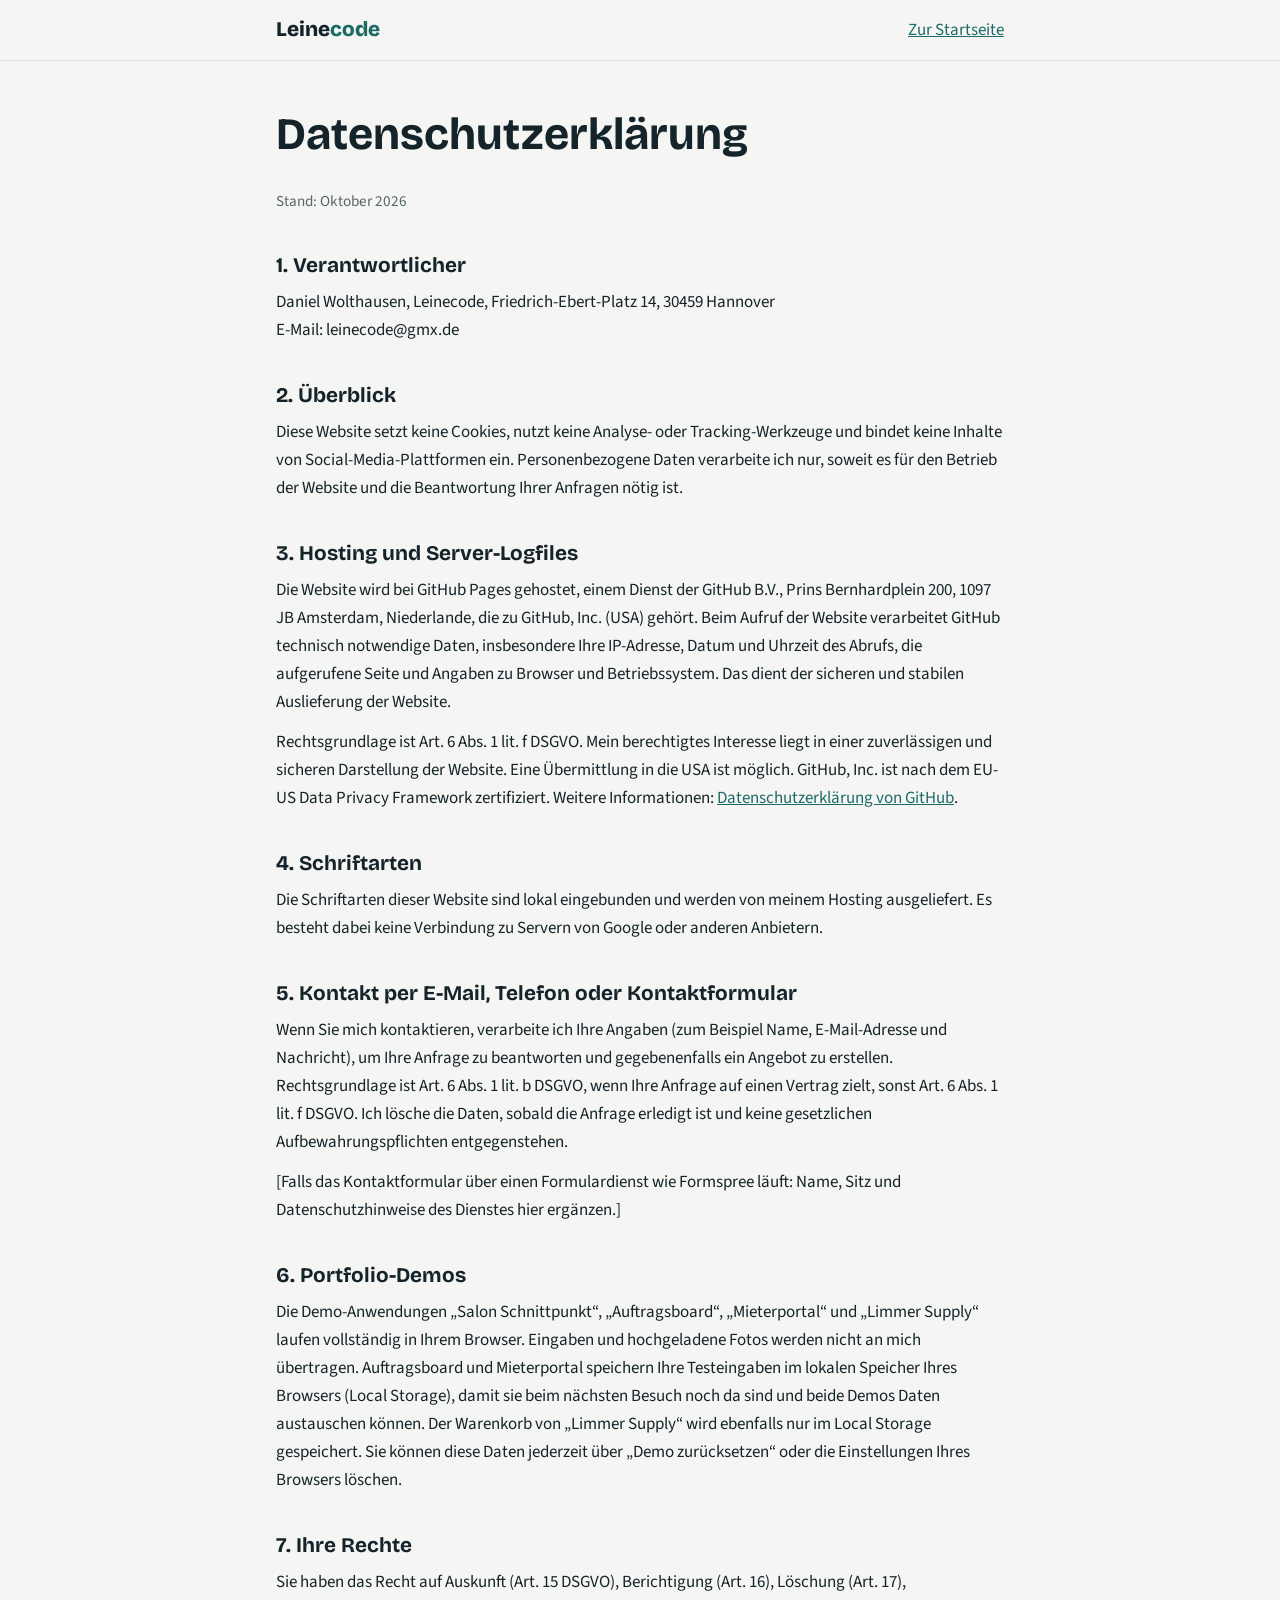
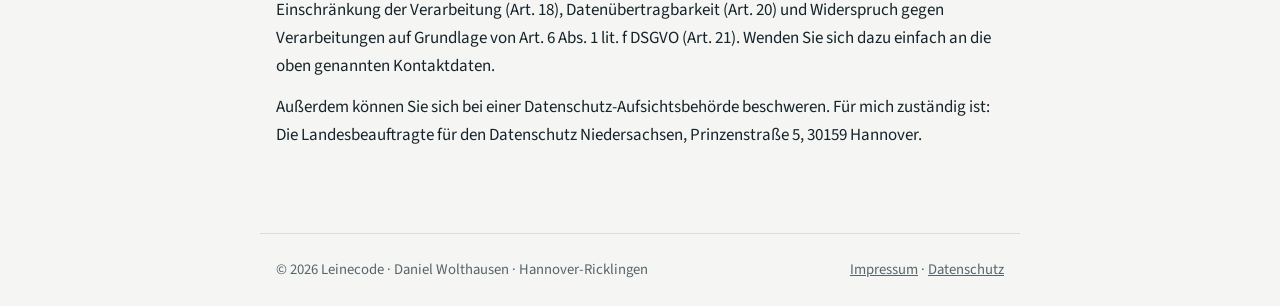
<file: datenschutz.html>
<!doctype html>
<html lang="de">
<head>
<meta charset="utf-8">
<meta name="viewport" content="width=device-width, initial-scale=1, viewport-fit=cover">
<title>Datenschutz · Leinecode</title>
<meta name="robots" content="noindex">
<link rel="stylesheet" href="fonts/fonts.css">
<style>
:root { --paper: #f5f6f3; --ink: #15232a; --muted: #56656b; --line: #d9dfdc; --teal: #1d6b67; --ochre: #b9821a;
  --display: "Bricolage Grotesque", "Segoe UI", system-ui, sans-serif; --body: "Source Sans 3", "Segoe UI", system-ui, sans-serif; }
@media (prefers-color-scheme: dark) { :root:not([data-theme="light"]) { --paper: #10191d; --ink: #e7eeec; --muted: #9db0b0; --line: #2a3a3f; --teal: #5fbcb3; --ochre: #e3b04f; color-scheme: dark; } }
:root[data-theme="dark"] { --paper: #10191d; --ink: #e7eeec; --muted: #9db0b0; --line: #2a3a3f; --teal: #5fbcb3; --ochre: #e3b04f; color-scheme: dark; }
* { box-sizing: border-box; }
html, body { margin: 0; }
body { background: var(--paper); color: var(--ink); font: 400 1.0625rem/1.65 var(--body); }
.wrap { max-width: 760px; margin: 0 auto; padding-left: max(16px, env(safe-area-inset-left, 0px)); padding-right: max(16px, env(safe-area-inset-right, 0px)); }
header { border-bottom: 1px solid var(--line); }
header .wrap { display: flex; justify-content: space-between; align-items: center; gap: 12px; padding-block: 16px; flex-wrap: wrap; }
.logo { font: 800 1.3rem/1 var(--display); color: var(--ink); text-decoration: none; }
.logo span { color: var(--teal); }
a { color: var(--teal); }
a:focus-visible { outline: 3px solid var(--ochre); outline-offset: 2px; }
main { padding-block: 48px 72px; }
h1, h2 { font-family: var(--display); line-height: 1.15; text-wrap: balance; }
h1 { font-size: clamp(2rem, 5vw, 2.8rem); margin: 0 0 28px; }
h2 { font-size: 1.3rem; margin: 40px 0 10px; }
h3 { font-size: 1.05rem; margin: 24px 0 6px; }
p, ul { margin: 0 0 12px; overflow-wrap: anywhere; }
.muted { color: var(--muted); font-size: 0.95rem; }
footer .wrap { border-top: 1px solid var(--line); padding-block: 24px; color: var(--muted); font-size: 0.92rem; display: flex; gap: 16px; flex-wrap: wrap; justify-content: space-between; }
footer a { color: var(--muted); }
</style>
</head>
<body>
<header><div class="wrap"><a class="logo" href="index.html">Leine<span>code</span></a><a href="index.html">Zur Startseite</a></div></header>
<main class="wrap">
<h1>Datenschutzerklärung</h1>
<p class="muted">Stand: Oktober 2026</p>
<h2>1. Verantwortlicher</h2>
<p>Daniel Wolthausen, Leinecode, Friedrich-Ebert-Platz 14, 30459 Hannover<br>E-Mail: leinecode@gmx.de</p>
<h2>2. Überblick</h2>
<p>Diese Website setzt keine Cookies, nutzt keine Analyse- oder Tracking-Werkzeuge und bindet keine Inhalte von Social-Media-Plattformen ein. Personenbezogene Daten verarbeite ich nur, soweit es für den Betrieb der Website und die Beantwortung Ihrer Anfragen nötig ist.</p>
<h2>3. Hosting und Server-Logfiles</h2>
<p>Die Website wird bei GitHub Pages gehostet, einem Dienst der GitHub B.V., Prins Bernhardplein 200, 1097 JB Amsterdam, Niederlande, die zu GitHub, Inc. (USA) gehört. Beim Aufruf der Website verarbeitet GitHub technisch notwendige Daten, insbesondere Ihre IP-Adresse, Datum und Uhrzeit des Abrufs, die aufgerufene Seite und Angaben zu Browser und Betriebssystem. Das dient der sicheren und stabilen Auslieferung der Website.</p>
<p>Rechtsgrundlage ist Art. 6 Abs. 1 lit. f DSGVO. Mein berechtigtes Interesse liegt in einer zuverlässigen und sicheren Darstellung der Website. Eine Übermittlung in die USA ist möglich. GitHub, Inc. ist nach dem EU-US Data Privacy Framework zertifiziert. Weitere Informationen: <a href="https://docs.github.com/de/site-policy/privacy-policies/github-general-privacy-statement">Datenschutzerklärung von GitHub</a>.</p>
<h2>4. Schriftarten</h2>
<p>Die Schriftarten dieser Website sind lokal eingebunden und werden von meinem Hosting ausgeliefert. Es besteht dabei keine Verbindung zu Servern von Google oder anderen Anbietern.</p>
<h2>5. Kontakt per E-Mail, Telefon oder Kontaktformular</h2>
<p>Wenn Sie mich kontaktieren, verarbeite ich Ihre Angaben (zum Beispiel Name, E-Mail-Adresse und Nachricht), um Ihre Anfrage zu beantworten und gegebenenfalls ein Angebot zu erstellen. Rechtsgrundlage ist Art. 6 Abs. 1 lit. b DSGVO, wenn Ihre Anfrage auf einen Vertrag zielt, sonst Art. 6 Abs. 1 lit. f DSGVO. Ich lösche die Daten, sobald die Anfrage erledigt ist und keine gesetzlichen Aufbewahrungspflichten entgegenstehen.</p>
<p>[Falls das Kontaktformular über einen Formulardienst wie Formspree läuft: Name, Sitz und Datenschutzhinweise des Dienstes hier ergänzen.]</p>
<h2>6. Portfolio-Demos</h2>
<p>Die Demo-Anwendungen „Salon Schnittpunkt“, „Auftragsboard“, „Mieterportal“ und „Limmer Supply“ laufen vollständig in Ihrem Browser. Eingaben und hochgeladene Fotos werden nicht an mich übertragen. Auftragsboard und Mieterportal speichern Ihre Testeingaben im lokalen Speicher Ihres Browsers (Local Storage), damit sie beim nächsten Besuch noch da sind und beide Demos Daten austauschen können. Der Warenkorb von „Limmer Supply“ wird ebenfalls nur im Local Storage gespeichert. Sie können diese Daten jederzeit über „Demo zurücksetzen“ oder die Einstellungen Ihres Browsers löschen.</p>
<h2>7. Ihre Rechte</h2>
<p>Sie haben das Recht auf Auskunft (Art. 15 DSGVO), Berichtigung (Art. 16), Löschung (Art. 17), Einschränkung der Verarbeitung (Art. 18), Datenübertragbarkeit (Art. 20) und Widerspruch gegen Verarbeitungen auf Grundlage von Art. 6 Abs. 1 lit. f DSGVO (Art. 21). Wenden Sie sich dazu einfach an die oben genannten Kontaktdaten.</p>
<p>Außerdem können Sie sich bei einer Datenschutz-Aufsichtsbehörde beschweren. Für mich zuständig ist: Die Landesbeauftragte für den Datenschutz Niedersachsen, Prinzenstraße 5, 30159 Hannover.</p>
</main>
<footer><div class="wrap"><span>© 2026 Leinecode · Daniel Wolthausen · Hannover-Ricklingen</span><span><a href="impressum.html">Impressum</a> · <a href="datenschutz.html">Datenschutz</a></span></div></footer>
</body>
</html>
</file>
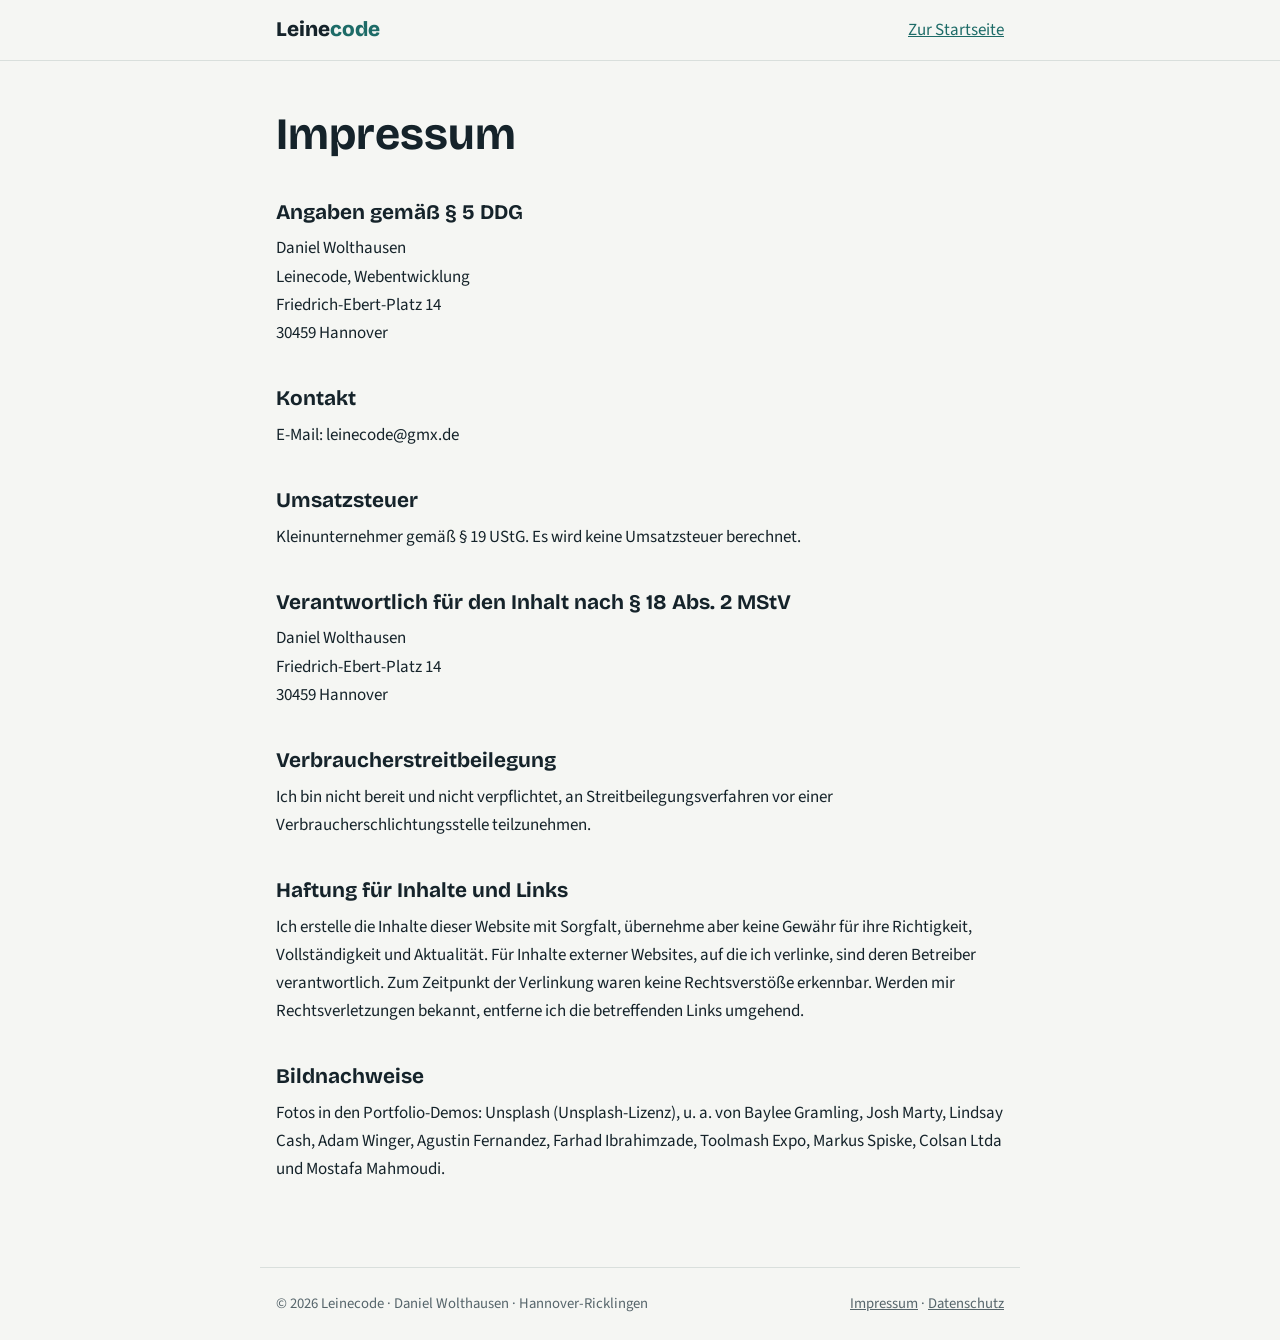
<file: impressum.html>
<!doctype html>
<html lang="de">
<head>
<meta charset="utf-8">
<meta name="viewport" content="width=device-width, initial-scale=1, viewport-fit=cover">
<title>Impressum · Leinecode</title>
<meta name="robots" content="noindex">
<link rel="stylesheet" href="fonts/fonts.css">
<style>
:root { --paper: #f5f6f3; --ink: #15232a; --muted: #56656b; --line: #d9dfdc; --teal: #1d6b67; --ochre: #b9821a;
  --display: "Bricolage Grotesque", "Segoe UI", system-ui, sans-serif; --body: "Source Sans 3", "Segoe UI", system-ui, sans-serif; }
@media (prefers-color-scheme: dark) { :root:not([data-theme="light"]) { --paper: #10191d; --ink: #e7eeec; --muted: #9db0b0; --line: #2a3a3f; --teal: #5fbcb3; --ochre: #e3b04f; color-scheme: dark; } }
:root[data-theme="dark"] { --paper: #10191d; --ink: #e7eeec; --muted: #9db0b0; --line: #2a3a3f; --teal: #5fbcb3; --ochre: #e3b04f; color-scheme: dark; }
* { box-sizing: border-box; }
html, body { margin: 0; }
body { background: var(--paper); color: var(--ink); font: 400 1.0625rem/1.65 var(--body); }
.wrap { max-width: 760px; margin: 0 auto; padding-left: max(16px, env(safe-area-inset-left, 0px)); padding-right: max(16px, env(safe-area-inset-right, 0px)); }
header { border-bottom: 1px solid var(--line); }
header .wrap { display: flex; justify-content: space-between; align-items: center; gap: 12px; padding-block: 16px; flex-wrap: wrap; }
.logo { font: 800 1.3rem/1 var(--display); color: var(--ink); text-decoration: none; }
.logo span { color: var(--teal); }
a { color: var(--teal); }
a:focus-visible { outline: 3px solid var(--ochre); outline-offset: 2px; }
main { padding-block: 48px 72px; }
h1, h2 { font-family: var(--display); line-height: 1.15; text-wrap: balance; }
h1 { font-size: clamp(2rem, 5vw, 2.8rem); margin: 0 0 28px; }
h2 { font-size: 1.3rem; margin: 40px 0 10px; }
h3 { font-size: 1.05rem; margin: 24px 0 6px; }
p, ul { margin: 0 0 12px; overflow-wrap: anywhere; }
.muted { color: var(--muted); font-size: 0.95rem; }
footer .wrap { border-top: 1px solid var(--line); padding-block: 24px; color: var(--muted); font-size: 0.92rem; display: flex; gap: 16px; flex-wrap: wrap; justify-content: space-between; }
footer a { color: var(--muted); }
</style>
</head>
<body>
<header><div class="wrap"><a class="logo" href="index.html">Leine<span>code</span></a><a href="index.html">Zur Startseite</a></div></header>
<main class="wrap">
<h1>Impressum</h1>
<h2>Angaben gemäß § 5 DDG</h2>
<p>Daniel Wolthausen<br>Leinecode, Webentwicklung<br>Friedrich-Ebert-Platz 14<br>30459 Hannover</p>
<h2>Kontakt</h2>
<p>E-Mail: leinecode@gmx.de</p>
<h2>Umsatzsteuer</h2>
<p>Kleinunternehmer gemäß § 19 UStG. Es wird keine Umsatzsteuer berechnet.</p>
<h2>Verantwortlich für den Inhalt nach § 18 Abs. 2 MStV</h2>
<p>Daniel Wolthausen<br>Friedrich-Ebert-Platz 14<br>30459 Hannover</p>
<h2>Verbraucherstreitbeilegung</h2>
<p>Ich bin nicht bereit und nicht verpflichtet, an Streitbeilegungsverfahren vor einer Verbraucherschlichtungsstelle teilzunehmen.</p>
<h2>Haftung für Inhalte und Links</h2>
<p>Ich erstelle die Inhalte dieser Website mit Sorgfalt, übernehme aber keine Gewähr für ihre Richtigkeit, Vollständigkeit und Aktualität. Für Inhalte externer Websites, auf die ich verlinke, sind deren Betreiber verantwortlich. Zum Zeitpunkt der Verlinkung waren keine Rechtsverstöße erkennbar. Werden mir Rechtsverletzungen bekannt, entferne ich die betreffenden Links umgehend.</p>
<h2>Bildnachweise</h2>
<p>Fotos in den Portfolio-Demos: Unsplash (Unsplash-Lizenz), u. a. von Baylee Gramling, Josh Marty, Lindsay Cash, Adam Winger, Agustin Fernandez, Farhad Ibrahimzade, Toolmash Expo, Markus Spiske, Colsan Ltda und Mostafa Mahmoudi.</p>
</main>
<footer><div class="wrap"><span>© 2026 Leinecode · Daniel Wolthausen · Hannover-Ricklingen</span><span><a href="impressum.html">Impressum</a> · <a href="datenschutz.html">Datenschutz</a></span></div></footer>
</body>
</html>
</file>
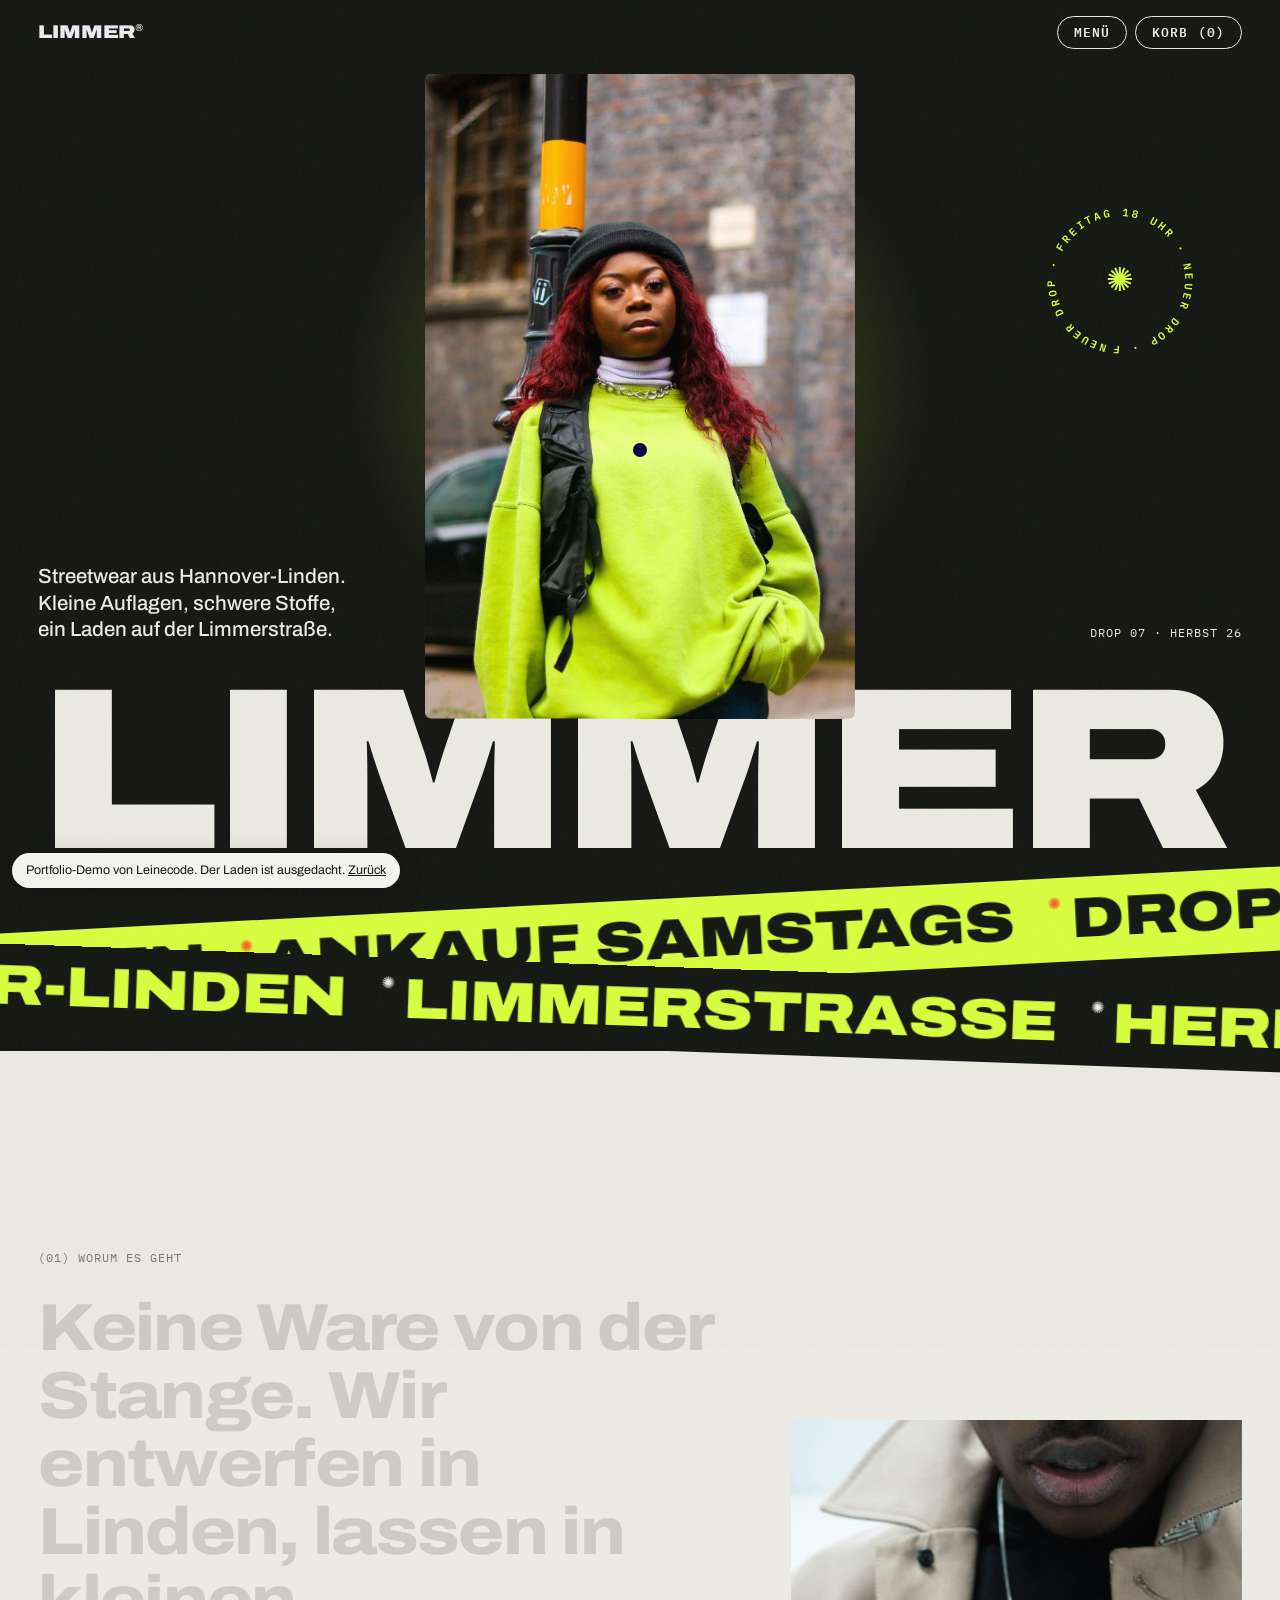
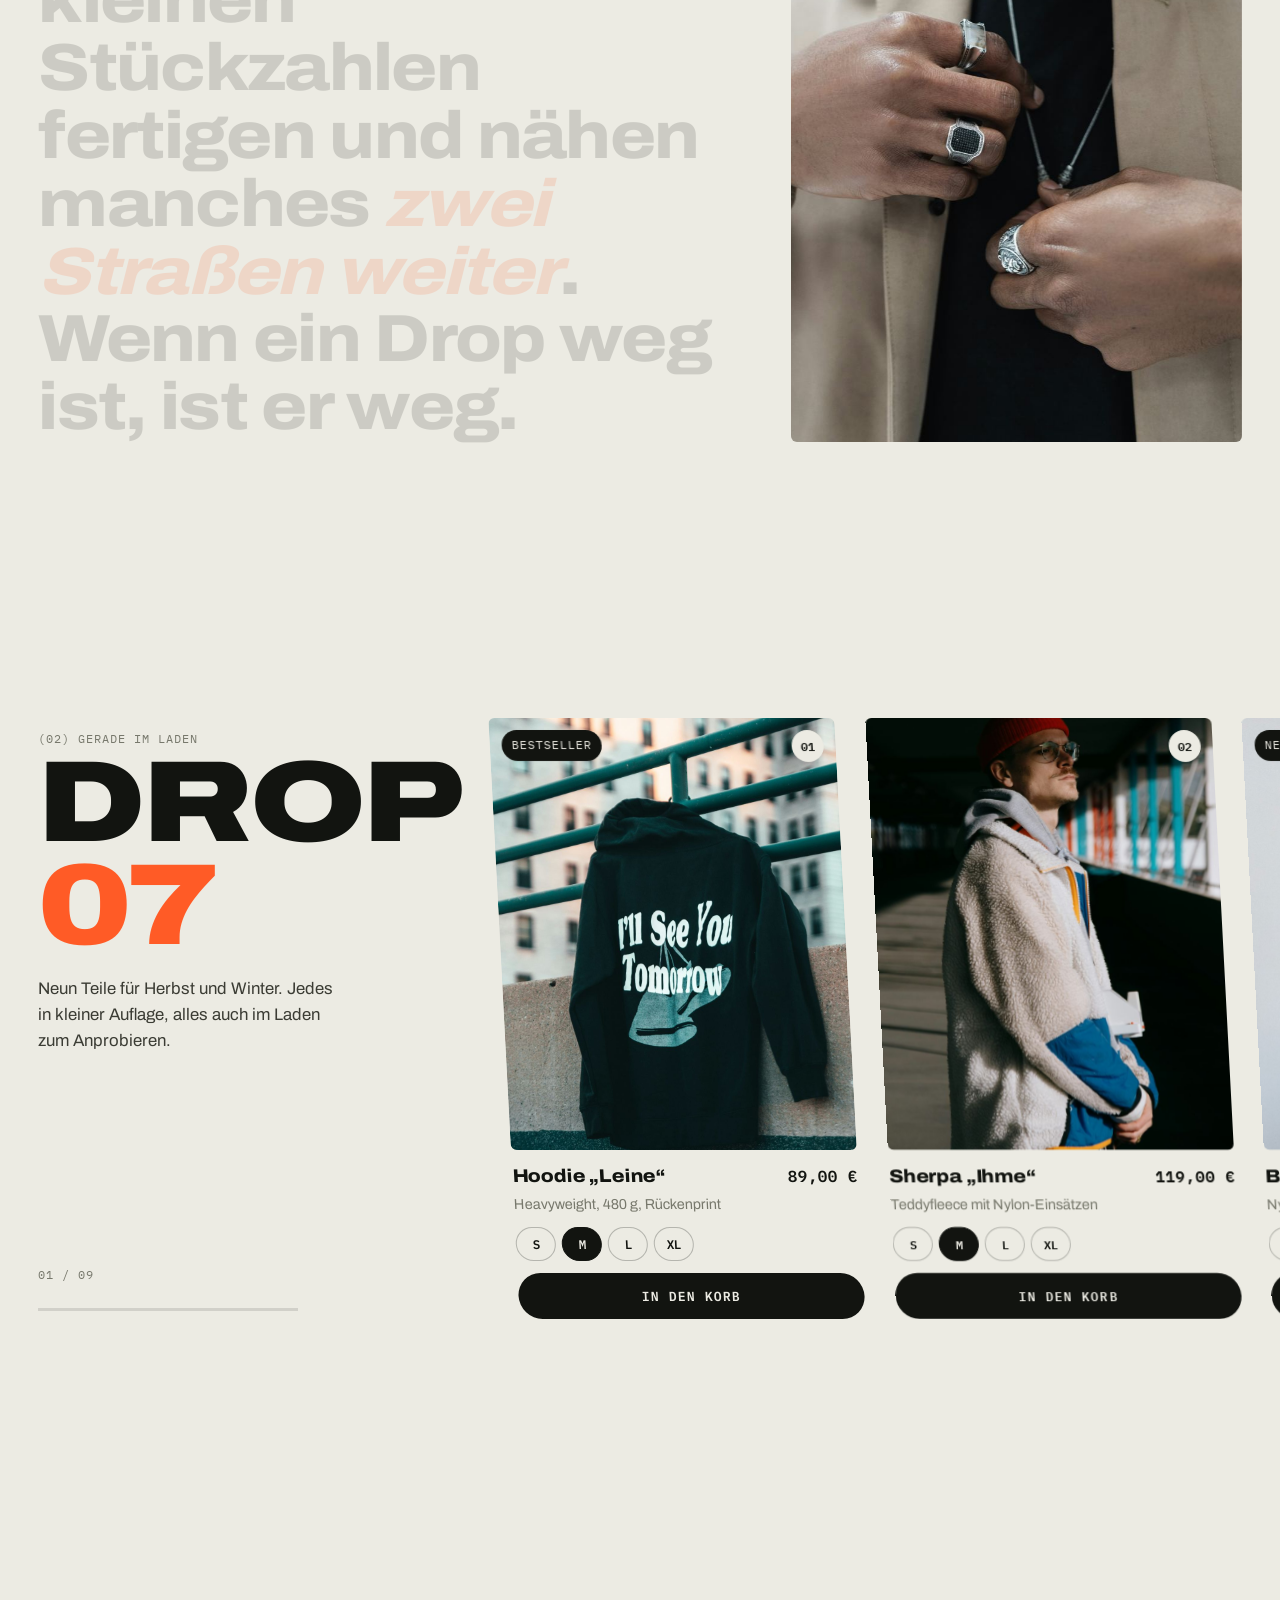
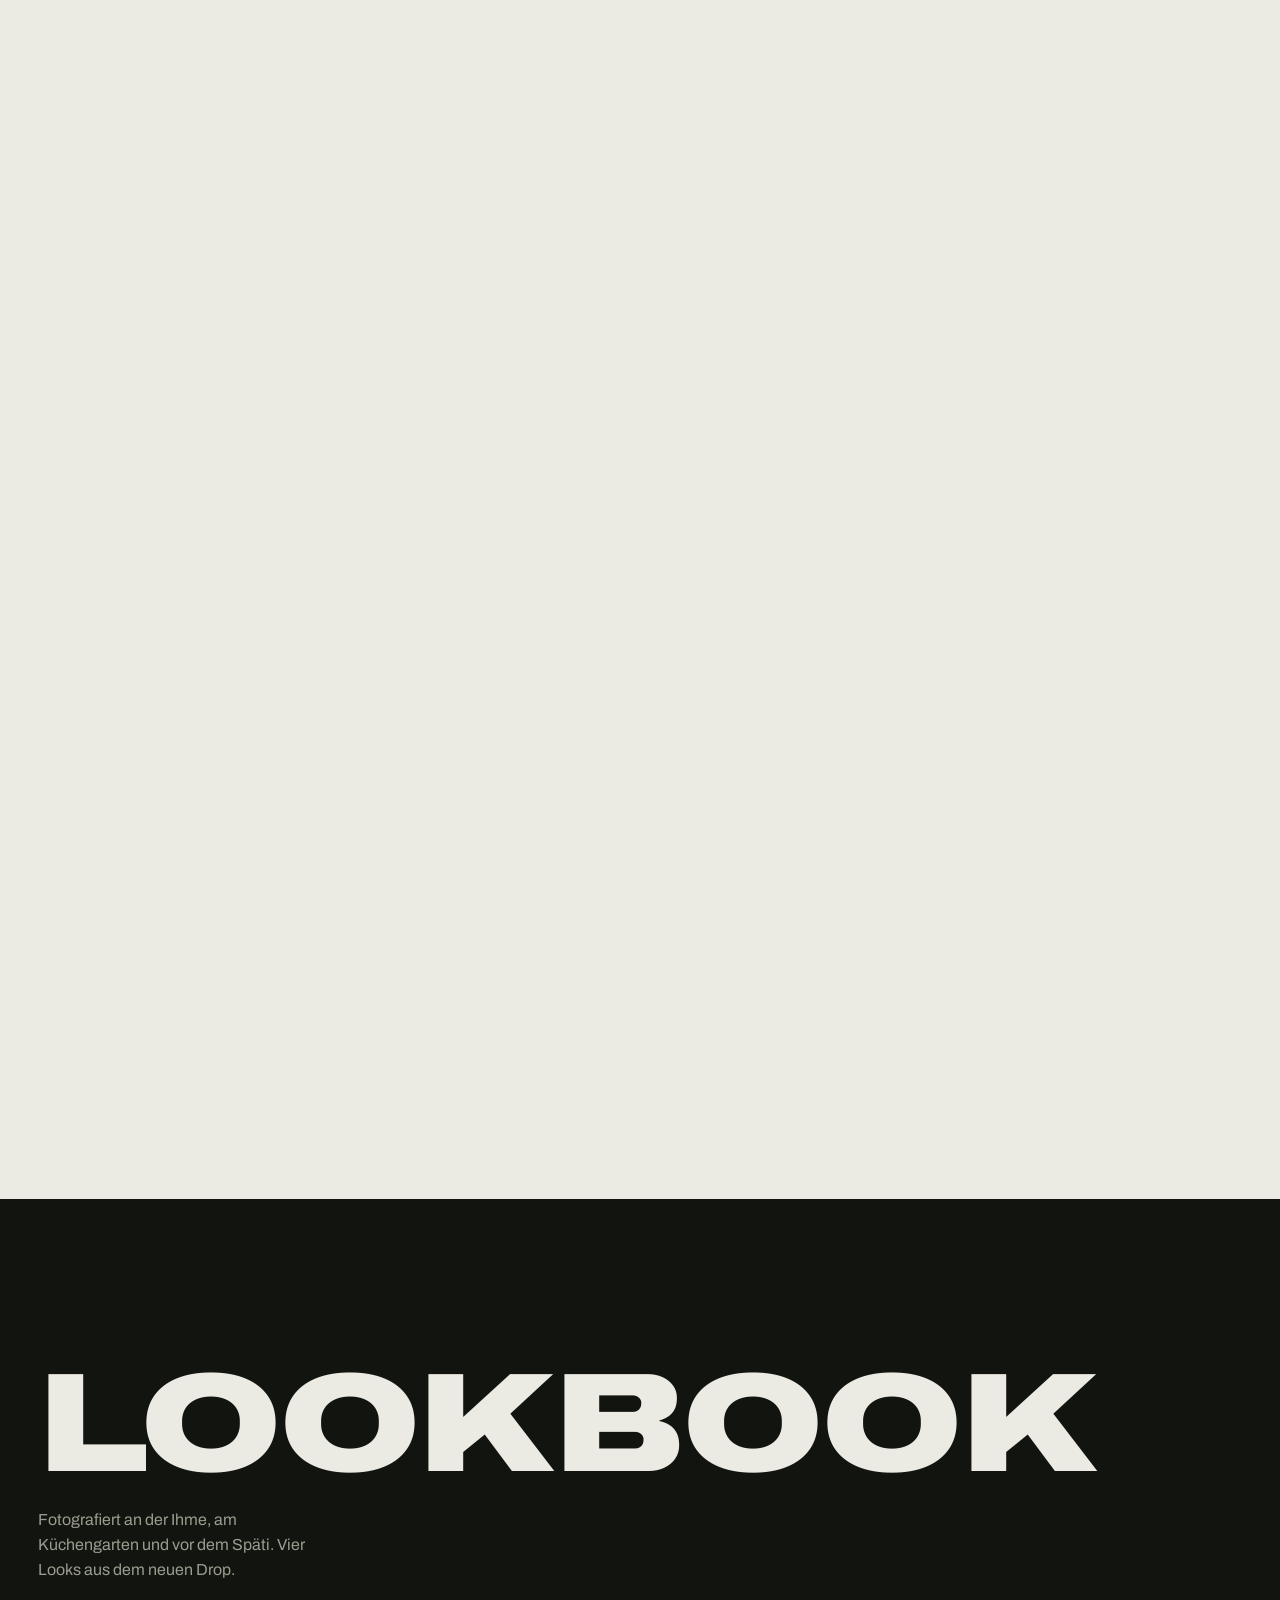
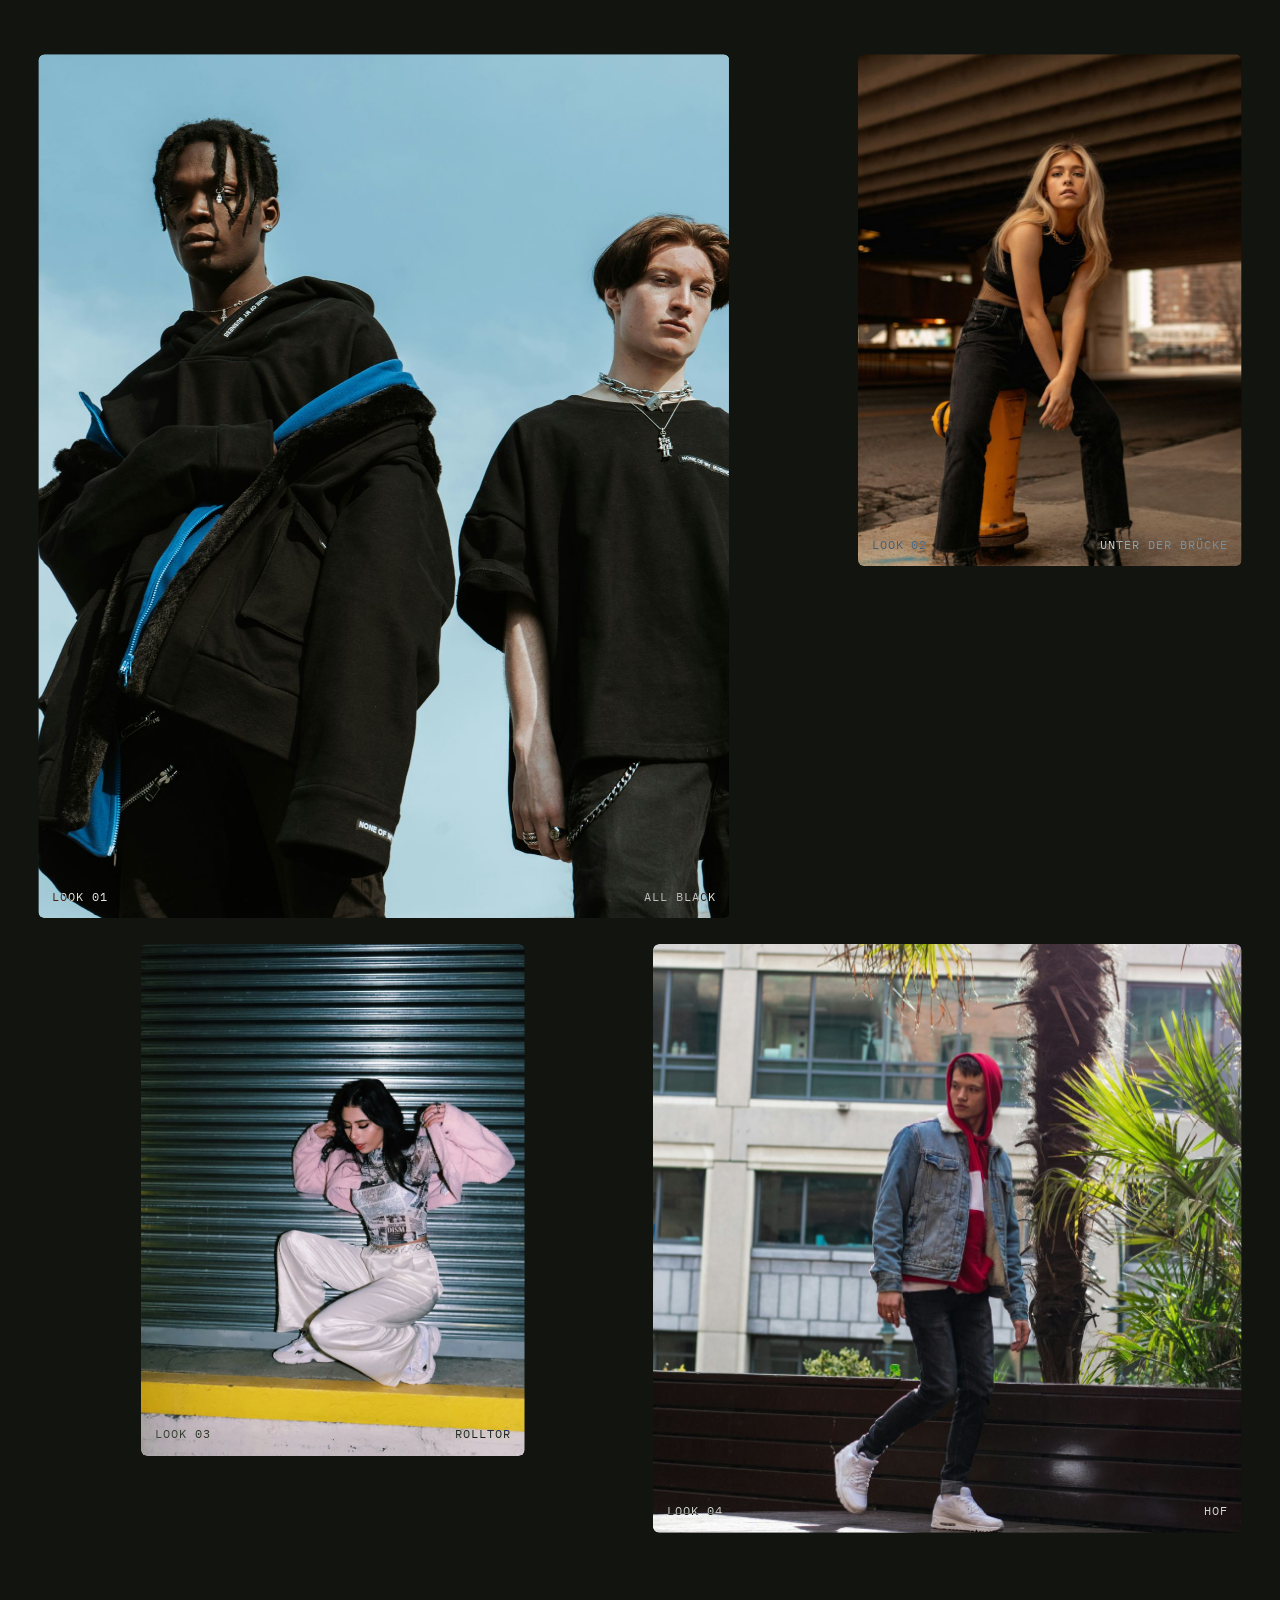
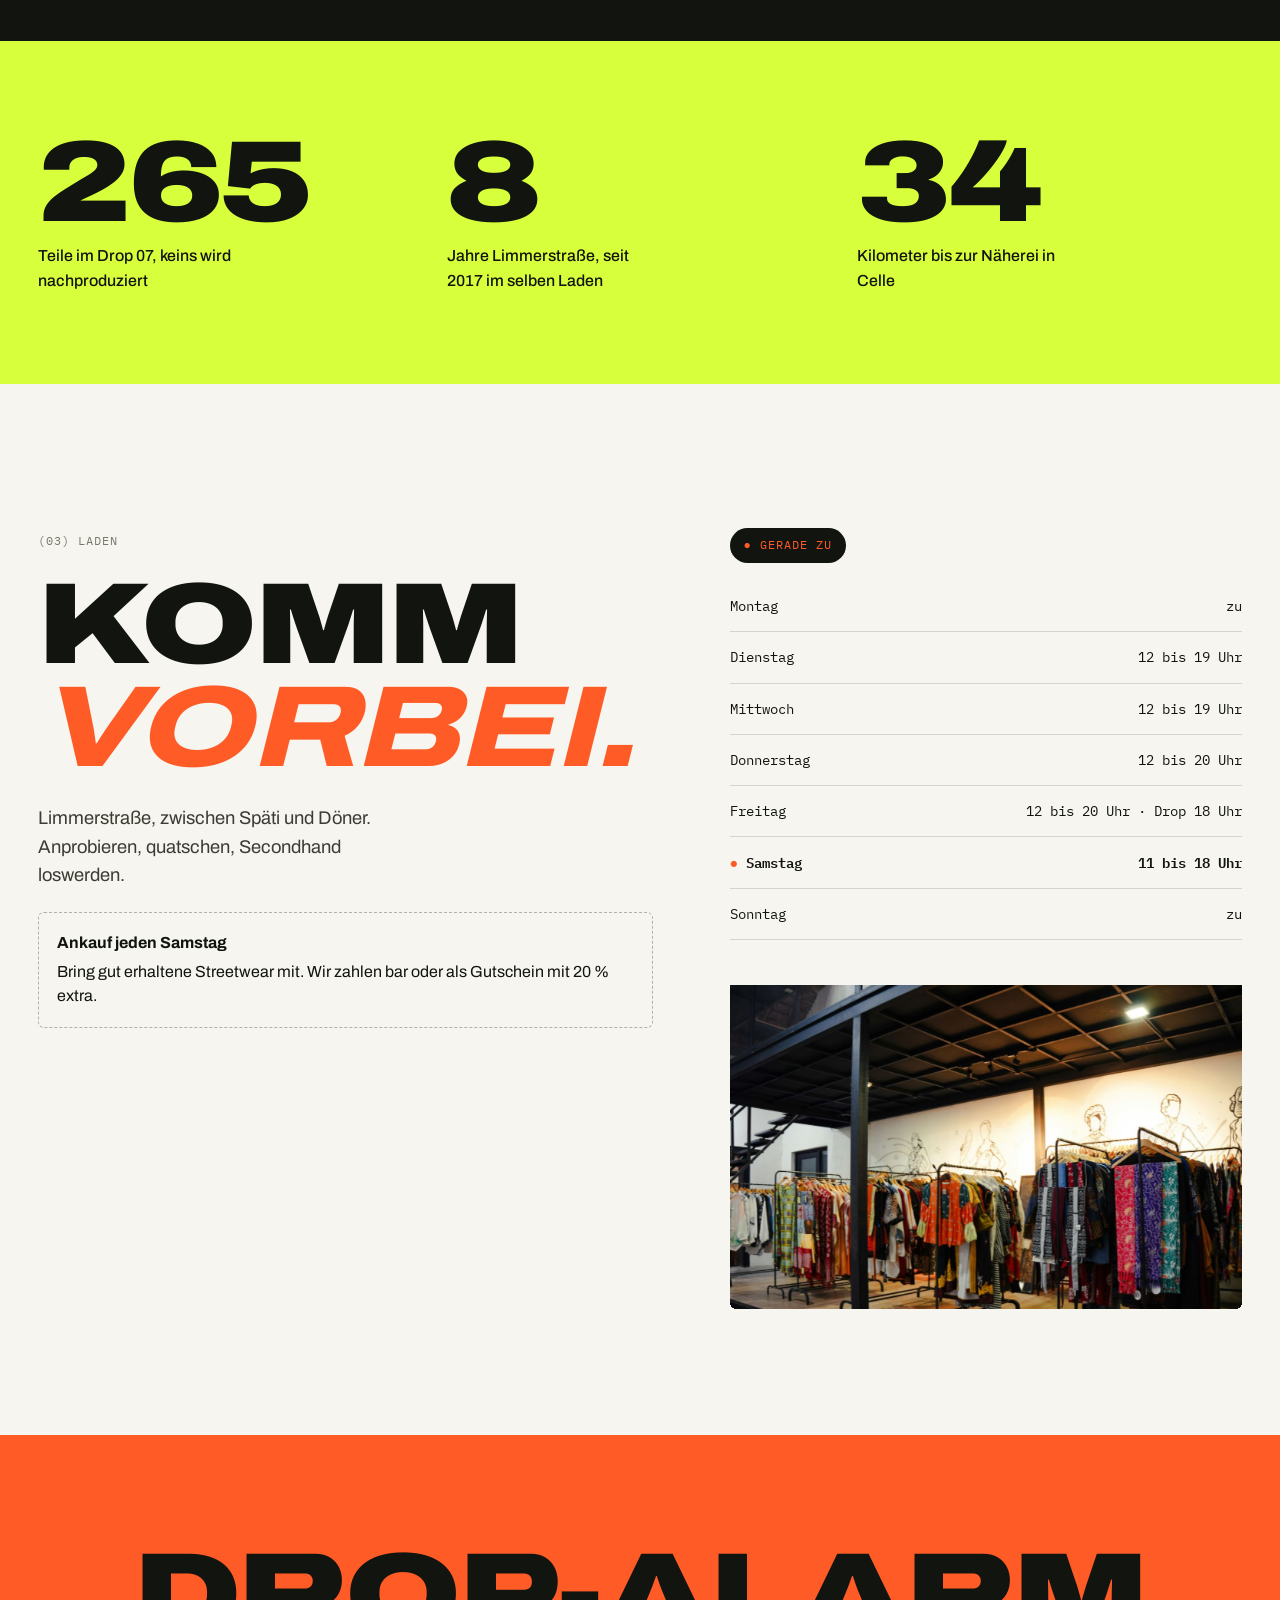
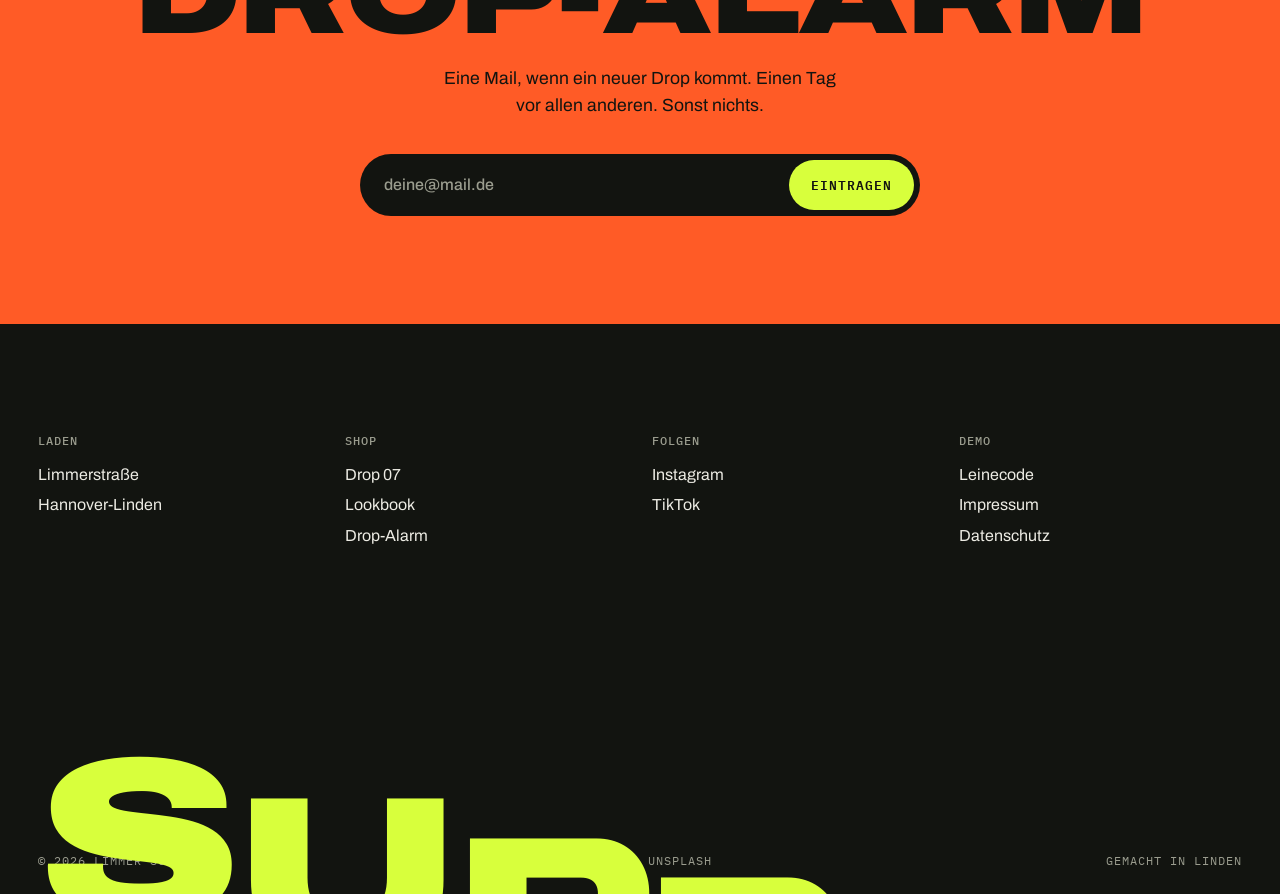
<file: limmer-supply.html>
<!doctype html>
<html lang="de">
<head>
<meta charset="utf-8">
<meta name="viewport" content="width=device-width, initial-scale=1, viewport-fit=cover">
<title>Limmer Supply</title>
<meta name="description" content="Streetwear aus Hannover-Linden. Kleine Auflagen, gute Stoffe, ein Laden auf der Limmerstraße.">
<link rel="stylesheet" href="fonts/fonts.css">
<style>
/* Layout: Modemarke mit Smooth Scroll. Riesige Schrift, Laufband, Drop als horizontaler Scroll, Lookbook mit Parallax */
:root {
  --dark: #121410; --dark-2: #1c1f18; --cream: #ecebe3; --paper: #f6f5ef; --ink: #121410;
  --lime: #d8ff3c; --orange: #ff5b26; --blue: #9fb4ff; --olive: #5d6b3a; --muted: #77786c; --muted-d: #9a9c8e;
  --sans: "Archivo", "Helvetica Neue", Arial, sans-serif; --mono: "IBM Plex Mono", ui-monospace, monospace;
  --ease: cubic-bezier(.16, 1, .3, 1);
  color-scheme: light;
}
* { box-sizing: border-box; }
html, body { margin: 0; }
html.lenis, html.lenis body { height: auto; }
.lenis.lenis-stopped { overflow: clip; }
.lenis [data-lenis-prevent] { overscroll-behavior: contain; }
body { background: var(--dark); color: var(--cream); font: 400 1rem/1.55 var(--sans); -webkit-text-size-adjust: 100%; overflow-x: clip; }
[hidden] { display: none !important; }
a { color: inherit; }
p { margin: 0; }
h1, h2, h3 { margin: 0; font-weight: 900; font-stretch: 125%; line-height: .9; letter-spacing: -.02em; text-transform: uppercase; }
button { font: inherit; color: inherit; }
button:focus-visible, a:focus-visible, input:focus-visible { outline: 3px solid var(--orange); outline-offset: 3px; }
.mono { font-family: var(--mono); font-size: .76rem; letter-spacing: .08em; text-transform: uppercase; }
.pad { padding-left: max(16px, env(safe-area-inset-left, 0px), 3vw); padding-right: max(16px, env(safe-area-inset-right, 0px), 3vw); }

/* Körnung über allem, wie bei gedrucktem Papier */
.grain { position: fixed; inset: -50%; z-index: 90; pointer-events: none; opacity: .07; background-image: url("data:image/svg+xml,%3Csvg xmlns='http://www.w3.org/2000/svg' width='180' height='180'%3E%3Cfilter id='n'%3E%3CfeTurbulence type='fractalNoise' baseFrequency='.85' numOctaves='3' stitchTiles='stitch'/%3E%3C/filter%3E%3Crect width='100%25' height='100%25' filter='url(%23n)'/%3E%3C/svg%3E"); }

/* Ladebildschirm */
.loader { position: fixed; inset: 0; z-index: 100; background: var(--lime); color: var(--ink); display: flex; flex-direction: column; justify-content: space-between; padding: 22px max(16px, 3vw); transition: clip-path 1s var(--ease); clip-path: inset(0 0 0 0); }
.loader.out { clip-path: inset(0 0 100% 0); }
.loader-top { display: flex; justify-content: space-between; }
.loader-count { font-weight: 900; font-stretch: 125%; font-size: clamp(5rem, 22vw, 18rem); line-height: .8; text-align: right; font-variant-numeric: tabular-nums; }

/* Kopfzeile */
.head { position: fixed; top: 0; left: 0; right: 0; z-index: 50; display: flex; align-items: center; justify-content: space-between; gap: 12px; padding-top: max(16px, env(safe-area-inset-top, 0px)); padding-bottom: 14px; color: #fff; mix-blend-mode: difference; pointer-events: none; }
.head > * { pointer-events: auto; }
.logo { font-weight: 900; font-stretch: 125%; font-size: 1.15rem; letter-spacing: -.01em; text-decoration: none; text-transform: uppercase; }
.logo sup { font-size: .55em; font-weight: 600; }
.head-r { display: flex; gap: 8px; }
.pill-btn { background: none; border: 1.5px solid currentColor; border-radius: 999px; padding: 9px 16px; cursor: pointer; font: 600 .8rem/1 var(--mono); letter-spacing: .08em; text-transform: uppercase; }
.pill-btn .n { display: inline-block; min-width: 1ch; transition: transform .4s var(--ease); }
.pill-btn .n.bump { transform: scale(1.8); }

/* Menü */
.menu { position: fixed; inset: 0; z-index: 60; background: var(--orange); color: var(--ink); display: flex; flex-direction: column; justify-content: space-between; padding-top: max(80px, calc(env(safe-area-inset-top, 0px) + 70px)); padding-bottom: 24px; clip-path: circle(0% at calc(100% - 60px) 36px); transition: clip-path .9s var(--ease); visibility: hidden; }
.menu.open { clip-path: circle(150% at calc(100% - 60px) 36px); visibility: visible; }
.menu nav { display: flex; flex-direction: column; }
.menu nav a { font-weight: 900; font-stretch: 125%; text-transform: uppercase; text-decoration: none; font-size: clamp(2.8rem, 11vw, 8rem); line-height: .95; letter-spacing: -.02em; overflow: hidden; display: block; }
.menu nav a span { display: inline-block; transform: translateY(105%); transition: transform .8s var(--ease); }
.menu.open nav a span { transform: none; }
.menu nav a:nth-child(2) span { transition-delay: .06s; } .menu nav a:nth-child(3) span { transition-delay: .12s; } .menu nav a:nth-child(4) span { transition-delay: .18s; }
.menu nav a:hover span { font-style: italic; }
.menu-foot { display: flex; justify-content: space-between; flex-wrap: wrap; gap: 8px; }
.menu-close { position: absolute; top: max(16px, env(safe-area-inset-top, 0px)); right: max(16px, 3vw); color: var(--ink); }

/* Hero */
.hero { position: relative; min-height: 100svh; display: flex; flex-direction: column; justify-content: flex-end; padding-bottom: 3vw; overflow: hidden; background: var(--dark); }
.hero-vis { position: absolute; left: 50%; top: 44%; width: min(34vw, 430px); aspect-ratio: 2 / 3; translate: -50% -50%; z-index: 2; pointer-events: none; overflow: hidden; border-radius: 6px; clip-path: inset(100% 0 0 0); }
.ready .hero-vis { clip-path: inset(0 0 0 0); transition: clip-path 1.4s .15s var(--ease); }
.hero-vis img { width: 100%; height: 115%; object-fit: cover; display: block; will-change: transform; }
.hero-glow { position: absolute; left: 50%; top: 42%; width: 70vmin; aspect-ratio: 1; translate: -50% -50%; border-radius: 50%; background: radial-gradient(circle, rgba(216,255,60,.32), rgba(216,255,60,0) 65%); }
.hero-word { position: relative; z-index: 1; font-weight: 900; font-stretch: 125%; line-height: .78; letter-spacing: -.03em; text-transform: uppercase; color: var(--cream); white-space: nowrap; overflow: hidden; padding-top: .06em; }
.hero-word span { display: inline-block; transform: translateY(110%); }
.ready .hero-word span { transform: none; transition: transform 1.2s var(--ease); }
.hero-word span:nth-child(2) { transition-delay: .05s !important; } .hero-word span:nth-child(3) { transition-delay: .1s !important; } .hero-word span:nth-child(4) { transition-delay: .15s !important; } .hero-word span:nth-child(5) { transition-delay: .2s !important; } .hero-word span:nth-child(6) { transition-delay: .25s !important; }
.hero-row { position: relative; z-index: 3; display: flex; justify-content: space-between; align-items: flex-end; gap: 16px; margin-bottom: 2vw; }
.hero-row p { max-width: 26ch; font-size: clamp(1rem, 1.6vw, 1.3rem); line-height: 1.3; font-weight: 500; }
.fade-up { opacity: 0; transform: translateY(20px); }
.ready .fade-up { opacity: 1; transform: none; transition: opacity 1s .5s, transform 1s .5s var(--ease); }
.badge { position: absolute; z-index: 4; right: 6vw; top: 22%; width: clamp(110px, 13vw, 170px); aspect-ratio: 1; color: var(--lime); }
.badge svg { width: 100%; height: 100%; display: block; }
.badge text { font: 700 13px var(--mono); letter-spacing: 2.6px; fill: currentColor; }
.badge .star { position: absolute; inset: 0; display: grid; place-items: center; font-size: clamp(1.6rem, 2.6vw, 2.4rem); }

/* Laufband */
.marquee-wrap { position: relative; z-index: 5; padding: 6vw 0; margin: -6vw 0; overflow: hidden; pointer-events: none; }
.marquee { background: var(--lime); color: var(--ink); transform: rotate(-3deg); margin: 0 -5vw; padding: 14px 0; overflow: hidden; }
.marquee.two { background: var(--ink); color: var(--lime); transform: rotate(2deg); margin-top: -18px; }
.mq-track { display: flex; width: max-content; will-change: transform; }
.mq-track span { font-weight: 900; font-stretch: 125%; font-size: clamp(1.8rem, 4.4vw, 3.6rem); text-transform: uppercase; line-height: 1; padding-right: .6em; white-space: nowrap; }
.mq-track i { font-style: normal; color: var(--orange); padding-right: .6em; }
.marquee.two .mq-track i { color: var(--cream); }

/* Statement */
.statement { background: var(--cream); color: var(--ink); padding-top: 22vh; padding-bottom: 14vh; }
.statement .mono { color: var(--muted); margin-bottom: 28px; display: block; }
.statement p.big { font-weight: 800; font-stretch: 112%; font-size: clamp(1.9rem, 5.2vw, 5rem); line-height: 1.02; letter-spacing: -.025em; max-width: 19ch; }
.statement { display: grid; grid-template-columns: 1.5fr 1fr; gap: 6vw; align-items: end; }
.st-img { border-radius: 6px; overflow: hidden; aspect-ratio: 2 / 3; }
.st-img img { width: 100%; height: 120%; object-fit: cover; display: block; will-change: transform; }
.statement p.big .w { opacity: .14; transition: opacity .25s; }
.statement p.big .w.on { opacity: 1; }
.statement p.big em { font-style: italic; color: var(--orange); }

/* Drop: horizontal */
.drop { position: relative; background: var(--cream); color: var(--ink); }
.drop-sticky { position: sticky; top: 0; height: 100vh; height: 100svh; overflow: hidden; display: flex; flex-direction: column; justify-content: center; }
.drop-track { display: flex; gap: clamp(16px, 2.4vw, 32px); align-items: stretch; width: max-content; will-change: transform; }
.drop-intro { width: clamp(270px, 34vw, 520px); display: flex; flex-direction: column; justify-content: space-between; padding: 8px 0; }
.drop-intro h2 { font-size: clamp(3.6rem, 9vw, 8.5rem); }
.drop-intro h2 em { font-style: normal; color: var(--orange); display: block; }
.drop-intro p { max-width: 30ch; margin-top: 18px; font-size: 1.05rem; color: #3b3c34; }
.drop-intro .mono { color: var(--muted); }
.prog { height: 3px; background: rgba(18,20,16,.12); margin-top: 22px; overflow: hidden; max-width: 260px; }
.prog i { display: block; height: 100%; background: var(--ink); transform-origin: 0 50%; transform: scaleX(0); }
.card { width: clamp(260px, 27vw, 400px); display: flex; flex-direction: column; gap: 12px; }
.card-vis { position: relative; aspect-ratio: 4 / 5; border-radius: 6px; overflow: hidden; display: grid; place-items: center; background: var(--bg); max-height: 58svh; }
.card-vis img { position: absolute; inset: 0; width: 100%; height: 100%; object-fit: cover; transition: transform 1s var(--ease); }
.card:hover .card-vis img { transform: scale(1.06); }
.card-vis .tag { z-index: 1; position: absolute; top: 12px; left: 12px; background: var(--ink); color: var(--cream); padding: 6px 10px; border-radius: 999px; }
.card-vis .no { z-index: 1; position: absolute; top: 12px; right: 12px; font: 700 .76rem var(--mono); background: var(--cream); color: var(--ink); padding: 6px 9px; border-radius: 999px; }
.card-row { display: flex; justify-content: space-between; align-items: baseline; gap: 10px; }
.card h3 { font-size: 1.15rem; font-stretch: 112%; letter-spacing: -.01em; line-height: 1.1; text-transform: none; font-weight: 800; }
.card .price { font: 600 1rem var(--mono); white-space: nowrap; }
.card .info { color: var(--muted); font-size: .9rem; margin-top: -8px; }
.sizes { display: flex; gap: 6px; flex-wrap: wrap; }
.sizes button { min-width: 40px; height: 34px; padding: 0 10px; border-radius: 999px; border: 1.5px solid rgba(18,20,16,.25); background: none; cursor: pointer; font: 600 .78rem var(--mono); }
.sizes button[aria-pressed="true"] { background: var(--ink); color: var(--cream); border-color: var(--ink); }
.add { position: relative; overflow: hidden; height: 46px; border-radius: 999px; border: 0; background: var(--ink); color: var(--cream); cursor: pointer; font: 700 .82rem var(--mono); letter-spacing: .08em; text-transform: uppercase; }
.add::before { content: ""; position: absolute; inset: 0; background: var(--lime); transform: translateY(101%); transition: transform .5s var(--ease); }
.add:hover::before, .add.done::before { transform: none; }
.add span { position: relative; transition: color .3s; }
.add:hover span, .add.done span { color: var(--ink); }
.drop-end { width: clamp(220px, 22vw, 320px); display: flex; align-items: center; }
.drop-end a { font-weight: 900; font-stretch: 125%; font-size: clamp(2rem, 4vw, 3.4rem); line-height: .95; text-transform: uppercase; text-decoration: none; }
.drop-end a em { font-style: normal; color: var(--orange); }

/* Lookbook */
.look-sec { background: var(--dark); padding-top: 18vh; padding-bottom: 12vh; }
.look-head { display: flex; justify-content: space-between; align-items: flex-end; gap: 20px; margin-bottom: 8vh; flex-wrap: wrap; }
.look-head h2 { font-size: clamp(3.4rem, 11vw, 10rem); }
.look-head p { max-width: 32ch; color: var(--muted-d); }
.looks { display: grid; grid-template-columns: repeat(12, 1fr); gap: clamp(14px, 2vw, 28px); }
.look { position: relative; overflow: hidden; border-radius: 6px; clip-path: inset(12% 6% 12% 6% round 6px); transition: clip-path 1.4s var(--ease); }
.look.in { clip-path: inset(0 0 0 0 round 6px); }
.look-in { position: absolute; inset: -12% 0; will-change: transform; }
.look-in img { width: 100%; height: 100%; object-fit: cover; display: block; }
.look figcaption { position: absolute; left: 14px; right: 14px; bottom: 12px; display: flex; justify-content: space-between; gap: 10px; color: var(--cream); mix-blend-mode: difference; }
.l1 { grid-column: 1 / span 7; aspect-ratio: 4 / 5; }
.l2 { grid-column: 9 / span 4; aspect-ratio: 3 / 4; margin-top: 30vh; }
.l3 { grid-column: 2 / span 4; aspect-ratio: 3 / 4; margin-top: -14vh; }
.l4 { grid-column: 7 / span 6; aspect-ratio: 1 / 1; margin-top: 6vh; }

/* Zahlen */
.nums { background: var(--lime); color: var(--ink); padding-top: 10vh; padding-bottom: 10vh; display: grid; grid-template-columns: repeat(3, 1fr); gap: 24px; }
.num b { display: block; font-weight: 900; font-stretch: 125%; font-size: clamp(3.4rem, 9vw, 8rem); line-height: .9; letter-spacing: -.03em; font-variant-numeric: tabular-nums; }
.num span { display: block; margin-top: 10px; max-width: 22ch; font-weight: 500; }

/* Laden */
.shop { background: var(--paper); color: var(--ink); padding-top: 16vh; padding-bottom: 14vh; display: grid; grid-template-columns: 1.2fr 1fr; gap: 6vw; align-items: start; }
.shop h2 { font-size: clamp(3.2rem, 9vw, 8rem); }
.shop h2 em { font-style: italic; font-weight: 800; color: var(--orange); }
.shop .lead { margin-top: 24px; max-width: 34ch; font-size: 1.15rem; color: #3b3c34; }
.hours { width: 100%; border-collapse: collapse; font-family: var(--mono); font-size: .9rem; }
.hours td { padding: 14px 0; border-bottom: 1.5px solid rgba(18,20,16,.14); }
.hours td:last-child { text-align: right; }
.hours tr.today td { font-weight: 700; }
.hours tr.today td:first-child::before { content: "● "; color: var(--orange); }
.open-now { display: inline-flex; align-items: center; gap: 8px; margin-bottom: 18px; padding: 8px 14px; border-radius: 999px; background: var(--ink); color: var(--lime); }
.open-now.closed { color: var(--orange); }
.shop-img { margin-top: 28px; border-radius: 6px; overflow: hidden; aspect-ratio: 3 / 2; }
.shop-img img { width: 100%; height: 120%; object-fit: cover; display: block; will-change: transform; }
.shop-note { margin-top: 22px; padding: 18px; border: 1.5px dashed rgba(18,20,16,.3); border-radius: 6px; }
.shop-note b { display: block; margin-bottom: 4px; }

/* Drop-Alarm */
.alarm { background: var(--orange); color: var(--ink); padding-top: 12vh; padding-bottom: 12vh; text-align: center; }
.alarm h2 { font-size: clamp(2.8rem, 9vw, 8rem); }
.alarm p { max-width: 40ch; margin: 18px auto 0; font-size: 1.1rem; }
.alarm form { display: flex; gap: 8px; max-width: 560px; margin: 34px auto 0; background: var(--ink); padding: 6px; border-radius: 999px; }
.alarm input { flex: 1; min-width: 0; background: none; border: 0; color: var(--cream); padding: 0 18px; font: 500 1rem var(--sans); }
.alarm input::placeholder { color: var(--muted-d); }
.alarm input:focus-visible { outline: none; }
.alarm form:focus-within { outline: 3px solid var(--ink); outline-offset: 3px; }
.alarm button { border: 0; border-radius: 999px; background: var(--lime); color: var(--ink); padding: 14px 22px; cursor: pointer; font: 700 .8rem var(--mono); letter-spacing: .08em; text-transform: uppercase; }

/* Fuß */
.foot { background: var(--dark); padding-top: 12vh; padding-bottom: max(24px, env(safe-area-inset-bottom, 0px)); overflow: hidden; }
.foot-grid { display: grid; grid-template-columns: repeat(4, 1fr); gap: 24px; margin-bottom: 10vh; }
.foot-grid h4 { margin: 0 0 12px; color: var(--muted-d); font-weight: 500; }
.foot-grid a, .foot-grid p { display: block; text-decoration: none; margin-bottom: 6px; }
.foot-grid a:hover { color: var(--lime); }
.foot-word { font-weight: 900; font-stretch: 125%; line-height: .78; letter-spacing: -.03em; text-transform: uppercase; color: var(--lime); white-space: nowrap; }
.foot-word span { display: inline-block; }
.foot-base { display: flex; justify-content: space-between; flex-wrap: wrap; gap: 10px; margin-top: 28px; color: var(--muted-d); }

/* Warenkorb */
.shade { position: fixed; inset: 0; z-index: 70; background: rgba(10,11,9,.55); opacity: 0; pointer-events: none; transition: opacity .5s; }
.shade.open { opacity: 1; pointer-events: auto; }
.cart { position: fixed; top: 0; right: 0; bottom: 0; z-index: 71; width: min(440px, 100vw); background: var(--paper); color: var(--ink); transform: translateX(102%); transition: transform .7s var(--ease); display: flex; flex-direction: column; padding: max(18px, env(safe-area-inset-top, 0px)) 20px max(18px, env(safe-area-inset-bottom, 0px)); }
.cart.open { transform: none; }
.cart-head { display: flex; justify-content: space-between; align-items: center; padding-bottom: 14px; border-bottom: 1.5px solid rgba(18,20,16,.14); }
.cart-head h2 { font-size: 1.6rem; }
.cart-list { flex: 1; overflow-y: auto; padding: 8px 0; }
.ci { display: grid; grid-template-columns: 78px 1fr auto; gap: 14px; align-items: center; padding: 12px 0; border-bottom: 1px solid rgba(18,20,16,.1); }
.ci-vis { width: 78px; aspect-ratio: 4 / 5; border-radius: 4px; overflow: hidden; }
.ci-vis img { width: 100%; height: 100%; object-fit: cover; display: block; }
.ci b { display: block; font-weight: 700; }
.ci small { color: var(--muted); font-family: var(--mono); font-size: .74rem; }
.qty { display: inline-flex; align-items: center; gap: 4px; margin-top: 6px; }
.qty button { width: 28px; height: 28px; border-radius: 50%; border: 1.5px solid rgba(18,20,16,.25); background: none; cursor: pointer; line-height: 1; }
.qty span { min-width: 22px; text-align: center; font-family: var(--mono); }
.ci .p { font: 600 .9rem var(--mono); }
.cart-empty { padding: 40px 0; text-align: center; color: var(--muted); }
.cart-empty b { display: block; font-weight: 900; font-stretch: 125%; font-size: 2rem; color: var(--ink); text-transform: uppercase; margin-bottom: 6px; }
.cart-foot { border-top: 1.5px solid rgba(18,20,16,.14); padding-top: 14px; display: grid; gap: 10px; }
.cart-foot .row { display: flex; justify-content: space-between; font-family: var(--mono); font-size: .86rem; }
.cart-foot .row.total { font-size: 1.05rem; font-weight: 700; }
.cart-foot .free { font-size: .84rem; color: var(--muted); }
.cart-foot .bar { height: 4px; background: rgba(18,20,16,.12); border-radius: 4px; overflow: hidden; }
.cart-foot .bar i { display: block; height: 100%; background: var(--olive); transition: width .5s var(--ease); }
.checkout { height: 52px; border: 0; border-radius: 999px; background: var(--ink); color: var(--lime); cursor: pointer; font: 700 .86rem var(--mono); letter-spacing: .08em; text-transform: uppercase; }
.checkout[disabled] { opacity: .35; cursor: not-allowed; }
.close-x { background: none; border: 1.5px solid currentColor; border-radius: 999px; padding: 8px 14px; cursor: pointer; font: 600 .76rem var(--mono); text-transform: uppercase; letter-spacing: .08em; }

/* Hinweis und Toast */
.demo-flag { transition: transform .5s var(--ease), opacity .5s; position: fixed; left: max(12px, env(safe-area-inset-left, 0px)); bottom: max(12px, env(safe-area-inset-bottom, 0px)); z-index: 55; background: var(--paper); color: var(--ink); border-radius: 999px; padding: 8px 14px; font-size: .78rem; box-shadow: 0 6px 24px rgba(0,0,0,.25); max-width: calc(100vw - 24px); }
.demo-flag.away { transform: translateY(140%); opacity: 0; }
.toast { position: fixed; left: 50%; bottom: 70px; z-index: 80; translate: -50% 30px; opacity: 0; background: var(--lime); color: var(--ink); padding: 12px 18px; border-radius: 999px; font-weight: 600; transition: all .5s var(--ease); pointer-events: none; max-width: calc(100vw - 32px); text-align: center; }
.toast.on { translate: -50% 0; opacity: 1; }

/* Cursor nur mit Maus */
.cursor { position: fixed; left: 0; top: 0; z-index: 95; width: 14px; height: 14px; margin: -7px 0 0 -7px; border-radius: 50%; background: var(--lime); pointer-events: none; mix-blend-mode: difference; transition: width .35s var(--ease), height .35s var(--ease), margin .35s var(--ease); display: grid; place-items: center; }
.cursor.big { width: 86px; height: 86px; margin: -43px 0 0 -43px; mix-blend-mode: normal; }
.cursor span { font: 700 .66rem var(--mono); color: var(--ink); letter-spacing: .08em; text-transform: uppercase; opacity: 0; transition: opacity .2s; }
.cursor.big span { opacity: 1; }
@media (pointer: coarse), (hover: none) { .cursor { display: none; } }

@media (max-width: 900px) {
  .statement { grid-template-columns: 1fr; }
  .st-img { max-width: 70%; margin-left: auto; }
  .shop { grid-template-columns: 1fr; }
  .foot-grid { grid-template-columns: 1fr 1fr; }
  .nums { grid-template-columns: 1fr; gap: 34px; }
  .looks { grid-template-columns: 1fr 1fr; }
  .l1 { grid-column: 1 / -1; }
  .l2 { grid-column: 2; margin-top: 10vh; }
  .l3 { grid-column: 1; grid-row: 2; margin-top: 0; }
  .l4 { grid-column: 1 / -1; margin-top: 0; }
}
@media (max-width: 600px) {
  .hero-vis { width: 62vw; top: 42%; }
  .badge { top: 14%; right: 16px; }
  .hero-row { flex-direction: column; align-items: flex-start; }
  .hero { padding-bottom: 12vw; }
  .card { width: 76vw; }
  .drop-intro { width: 78vw; }
  .card-vis { max-height: 46svh; }
  .alarm form { flex-direction: column; border-radius: 22px; }
  .alarm input { padding: 14px 16px; }
  .demo-flag { font-size: .72rem; }
}
@media (prefers-reduced-motion: reduce) {
  *, *::before, *::after { transition-duration: .01ms !important; animation-duration: .01ms !important; }
  .hero-word span, .fade-up { transform: none !important; opacity: 1 !important; }
  .look { clip-path: none; }
}
</style>
</head>
<body>
<div class="grain" aria-hidden="true"></div>

<div class="loader" id="loader" aria-hidden="true" hidden>
  <div class="loader-top mono"><span>Limmer Supply®</span><span>Drop 07 lädt</span></div>
  <div class="loader-count" id="loader-count">000</div>
</div>

<header class="head pad">
  <a class="logo" href="#top" data-cursor="Hoch">Limmer<sup>®</sup></a>
  <div class="head-r">
    <button class="pill-btn" id="menu-btn" aria-expanded="false" aria-controls="menu">Menü</button>
    <button class="pill-btn" id="cart-btn" aria-controls="cart">Korb (<span class="n" id="cart-n">0</span>)</button>
  </div>
</header>

<div class="menu pad" id="menu" aria-hidden="true">
  <button class="pill-btn menu-close" id="menu-close">Schließen</button>
  <nav aria-label="Hauptmenü">
    <a href="#drop"><span>Drop 07</span></a>
    <a href="#lookbook"><span>Lookbook</span></a>
    <a href="#laden"><span>Laden</span></a>
    <a href="#alarm"><span>Drop-Alarm</span></a>
  </nav>
  <div class="menu-foot mono"><span>Limmerstraße · Hannover-Linden</span><span>Di bis Sa ab 12 Uhr</span></div>
</div>

<main id="top">
  <section class="hero pad" aria-label="Start">
    <div class="hero-glow" aria-hidden="true"></div>
    <div class="hero-vis" id="hero-vis"><img src="img/limmer/hero.jpg" alt="Model im limettengrünen Oversize-Pullover vor einer Backsteinwand" fetchpriority="high"></div>
    <div class="badge" aria-hidden="true">
      <svg viewBox="0 0 200 200" id="badge"><defs><path id="circ" d="M100,100 m-78,0 a78,78 0 1,1 156,0 a78,78 0 1,1 -156,0"/></defs><text><textPath href="#circ">NEUER DROP · FREITAG 18 UHR · NEUER DROP · FREITAG 18 UHR ·</textPath></text></svg>
      <div class="star">✺</div>
    </div>
    <div class="hero-row">
      <p class="fade-up">Streetwear aus Hannover-Linden. Kleine Auflagen, schwere Stoffe, ein Laden auf der Limmerstraße.</p>
      <span class="mono fade-up">Drop 07 · Herbst 26</span>
    </div>
    <h1 class="hero-word fit" id="hero-word"><span>L</span><span>i</span><span>m</span><span>m</span><span>e</span><span>r</span></h1>
  </section>

  <div class="marquee-wrap" aria-hidden="true">
    <div class="marquee"><div class="mq-track" data-dir="-1"></div></div>
    <div class="marquee two"><div class="mq-track" data-dir="1"></div></div>
  </div>

  <section class="statement pad" aria-label="Über uns">
    <div>
    <span class="mono">(01) Worum es geht</span>
    <p class="big" id="statement">Keine Ware von der Stange. Wir entwerfen in Linden, lassen in kleinen Stückzahlen fertigen und nähen manches <em>zwei Straßen weiter</em>. Wenn ein Drop weg ist, ist er weg.</p>
    </div>
    <div class="st-img"><img src="img/limmer/detail.jpg" alt="Nahaufnahme: Hände mit Silberringen an einem beigen Mantel" loading="lazy"></div>
  </section>

  <section class="drop" id="drop" aria-label="Drop 07">
    <div class="drop-sticky">
      <div class="drop-track pad" id="drop-track">
        <div class="drop-intro">
          <div>
            <span class="mono">(02) Gerade im Laden</span>
            <h2>Drop<em>07</em></h2>
            <p>Neun Teile für Herbst und Winter. Jedes in kleiner Auflage, alles auch im Laden zum Anprobieren.</p>
          </div>
          <div>
            <span class="mono" id="drop-count">01 / 09</span>
            <div class="prog"><i id="drop-prog"></i></div>
          </div>
        </div>
        <!-- Produktkarten kommen aus dem Skript -->
        <div class="drop-end"><a href="#lookbook" data-cursor="Weiter">So tragen wir's <em>→</em></a></div>
      </div>
    </div>
  </section>

  <section class="look-sec pad" id="lookbook" aria-label="Lookbook">
    <div class="look-head">
      <h2>Look&shy;book</h2>
      <p>Fotografiert an der Ihme, am Küchengarten und vor dem Späti. Vier Looks aus dem neuen Drop.</p>
    </div>
    <div class="looks" id="looks"></div>
  </section>

  <section class="nums pad" aria-label="Zahlen">
    <div class="num"><b data-count="312">0</b><span>Teile im Drop 07, keins wird nachproduziert</span></div>
    <div class="num"><b data-count="9">0</b><span>Jahre Limmerstraße, seit 2017 im selben Laden</span></div>
    <div class="num"><b data-count="40">0</b><span>Kilometer bis zur Näherei in Celle</span></div>
  </section>

  <section class="shop pad" id="laden" aria-label="Laden">
    <div>
      <span class="mono" style="color:var(--muted)">(03) Laden</span>
      <h2 style="margin-top:20px">Komm <em>vorbei.</em></h2>
      <p class="lead">Limmerstraße, zwischen Späti und Döner. Anprobieren, quatschen, Secondhand loswerden.</p>
      <div class="shop-note"><b>Ankauf jeden Samstag</b>Bring gut erhaltene Streetwear mit. Wir zahlen bar oder als Gutschein mit 20 % extra.</div>
    </div>
    <div>
      <div class="open-now mono" id="open-now">Jetzt geöffnet</div>
      <table class="hours" id="hours" aria-label="Öffnungszeiten"></table>
      <div class="shop-img"><img src="img/limmer/laden.jpg" alt="Kleiderstangen mit bunter Secondhand-Mode im Laden" loading="lazy" data-speed="1"></div>
    </div>
  </section>

  <section class="alarm pad" id="alarm" aria-label="Drop-Alarm">
    <h2>Drop-Alarm</h2>
    <p>Eine Mail, wenn ein neuer Drop kommt. Einen Tag vor allen anderen. Sonst nichts.</p>
    <form id="alarm-form" novalidate>
      <label for="alarm-mail" class="mono" style="position:absolute;left:-9999px">E-Mail-Adresse</label>
      <input id="alarm-mail" type="email" placeholder="deine@mail.de" autocomplete="email" required>
      <button type="submit">Eintragen</button>
    </form>
  </section>
</main>

<footer class="foot pad">
  <div class="foot-grid">
    <div><h4 class="mono">Laden</h4><p>Limmerstraße</p><p>Hannover-Linden</p></div>
    <div><h4 class="mono">Shop</h4><a href="#drop">Drop 07</a><a href="#lookbook">Lookbook</a><a href="#alarm">Drop-Alarm</a></div>
    <div><h4 class="mono">Folgen</h4><a href="#top">Instagram</a><a href="#top">TikTok</a></div>
    <div><h4 class="mono">Demo</h4><a href="index.html">Leinecode</a><a href="impressum.html">Impressum</a><a href="datenschutz.html">Datenschutz</a></div>
  </div>
  <div class="foot-word fit" id="foot-word" aria-hidden="true"><span>S</span><span>u</span><span>p</span><span>p</span><span>l</span><span>y</span></div>
  <div class="foot-base mono"><span>© 2026 Limmer Supply</span><span>Fotos: Unsplash</span><span>Gemacht in Linden</span></div>
</footer>

<div class="shade" id="shade"></div>
<aside class="cart" id="cart" aria-label="Warenkorb" aria-hidden="true" data-lenis-prevent>
  <div class="cart-head"><h2>Dein Korb</h2><button class="close-x" id="cart-close">Schließen</button></div>
  <div class="cart-list" id="cart-list"></div>
  <div class="cart-foot">
    <p class="free" id="free-txt"></p>
    <div class="bar"><i id="free-bar"></i></div>
    <div class="row"><span>Zwischensumme</span><span id="sub">0,00 €</span></div>
    <div class="row"><span>Versand</span><span id="ship">4,90 €</span></div>
    <div class="row total"><span>Gesamt</span><span id="total">0,00 €</span></div>
    <button class="checkout" id="checkout">Zur Kasse</button>
  </div>
</aside>

<div class="demo-flag">Portfolio-Demo von Leinecode. Der Laden ist ausgedacht. <a href="index.html">Zurück</a></div>
<div class="toast" id="toast" role="status" aria-live="polite"></div>
<div class="cursor" id="cursor" aria-hidden="true"><span></span></div>

<script src="js/lenis.min.js"></script>
<script>
(function () {
  "use strict";
  var REDUCE = matchMedia("(prefers-reduced-motion: reduce)").matches;
  var FINE = matchMedia("(hover: hover) and (pointer: fine)").matches;
  var CART_KEY = "limmer-cart-v1";
  var $ = function (id) { return document.getElementById(id); };
  function eur(n) { return n.toFixed(2).replace(".", ",") + " €"; }
  function clamp(v, a, b) { return Math.max(a, Math.min(b, v)); }
  function store(k, v) { try { if (v === undefined) return JSON.parse(localStorage.getItem(k)); localStorage.setItem(k, JSON.stringify(v)); } catch (e) { return null; } }

  var PRODUCTS = [
    { id: "hoodie-leine", name: "Hoodie „Leine“", info: "Heavyweight, 480 g, Rückenprint", price: 89, img: "p-hoodie", pos: "50% 40%", tag: "Bestseller", sizes: ["S", "M", "L", "XL"] },
    { id: "fleece-ihme", name: "Sherpa „Ihme“", info: "Teddyfleece mit Nylon-Einsätzen", price: 119, img: "p-fleece", pos: "50% 30%", tag: "", sizes: ["S", "M", "L", "XL"] },
    { id: "bomber-ihme-ufer", name: "Bomber „Ihmeufer“", info: "Nylon, leicht, Ärmeltasche", price: 109, img: "p-bomber", pos: "50% 50%", tag: "Neu", sizes: ["S", "M", "L", "XL"] },
    { id: "harrington-linden-sued", name: "Harrington „Linden-Süd“", info: "Wattiert, Teddykragen", price: 139, img: "p-harrington", pos: "50% 50%", tag: "", sizes: ["S", "M", "L", "XL"] },
    { id: "lammfell-faust", name: "Fliegerjacke „Faust“", info: "Lederoptik, Teddyfutter, weit geschnitten", price: 189, img: "p-lammfell", pos: "50% 25%", tag: "Nur 40 Stück", sizes: ["S", "M", "L", "XL"] },
    { id: "sweat-fernweh", name: "Sweatshirt „Fernweh“", info: "Schwarz auf Schwarz, Frakturprint", price: 69, img: "p-sweat", pos: "40% 30%", tag: "Limitiert", sizes: ["S", "M", "L", "XL"] },
    { id: "jeans-limmer", name: "Baggy „Limmer“", info: "Washed Denim, weites Bein, Repairs", price: 99, img: "p-jeans", pos: "50% 60%", tag: "", sizes: ["28", "30", "32", "34"] },
    { id: "jacke-fosse", name: "Jeansjacke „Fösse“", info: "Rigid Denim, Boxy Fit", price: 129, img: "p-jeansjacke", pos: "50% 40%", tag: "", sizes: ["S", "M", "L", "XL"] },
    { id: "beanie-kuechengarten", name: "Beanie „Küchengarten“", info: "Merino, Senfgelb", price: 29, img: "p-beanie", pos: "30% 10%", tag: "Fair", sizes: ["One Size"] }
  ];
  function pimg(p, lazy) { return '<img src="img/limmer/' + p.img + '.jpg" alt="' + p.name + '" style="object-position:' + p.pos + '"' + (lazy ? ' loading="lazy"' : '') + '>'; }
  var byId = {}; PRODUCTS.forEach(function (p) { byId[p.id] = p; });

  /* ---------- Inhalte aufbauen ---------- */

  var mqText = ["Drop 07", "Herbst 26", "Limmerstraße", "Hannover-Linden", "Ankauf Samstags"];
  document.querySelectorAll(".mq-track").forEach(function (t, i) {
    var words = i ? mqText.slice().reverse() : mqText, html = "";
    for (var r = 0; r < 4; r++) words.forEach(function (w) { html += "<span>" + w + "</span><i>✺</i>"; });
    t.innerHTML = html;
  });

  var track = $("drop-track"), endEl = track.querySelector(".drop-end");
  PRODUCTS.forEach(function (p, i) {
    var el = document.createElement("article");
    el.className = "card";
    el.innerHTML = '<div class="card-vis" data-cursor="Ansehen">' + (p.tag ? '<span class="tag mono">' + p.tag + '</span>' : "") +
      '<span class="no">' + String(i + 1).padStart(2, "0") + '</span>' + pimg(p, true) + '</div>' +
      '<div class="card-row"><h3>' + p.name + '</h3><span class="price">' + eur(p.price) + '</span></div>' +
      '<p class="info">' + p.info + '</p>' +
      '<div class="sizes" role="group" aria-label="Größe für ' + p.name + '">' + p.sizes.map(function (s, k) {
        return '<button type="button" aria-pressed="' + (k === Math.min(1, p.sizes.length - 1) ? "true" : "false") + '">' + s + '</button>';
      }).join("") + '</div>' +
      '<button class="add" type="button" data-id="' + p.id + '"><span>In den Korb</span></button>';
    track.insertBefore(el, endEl);
  });
  track.addEventListener("click", function (e) {
    var sb = e.target.closest(".sizes button");
    if (sb) { sb.parentNode.querySelectorAll("button").forEach(function (b) { b.setAttribute("aria-pressed", b === sb ? "true" : "false"); }); return; }
    var add = e.target.closest(".add");
    if (add) {
      var size = add.parentNode.querySelector('.sizes [aria-pressed="true"]').textContent;
      addToCart(add.dataset.id, size);
      add.classList.add("done"); add.firstChild.textContent = "Im Korb ✓";
      setTimeout(function () { add.classList.remove("done"); add.firstChild.textContent = "In den Korb"; }, 1400);
    }
  });

  var LOOKS = [
    { cls: "l1", img: "look-1", alt: "Zwei Models in schwarzen Oversize-Teilen vor blauem Himmel", cap: ["Look 01", "All Black"] },
    { cls: "l2", img: "look-2", alt: "Model in schwarzer Jeans auf einem gelben Hydranten unter einer Brücke", cap: ["Look 02", "Unter der Brücke"] },
    { cls: "l3", img: "look-3", alt: "Model in rosa Teddyjacke und weißer Satinhose vor einem Rolltor", cap: ["Look 03", "Rolltor"] },
    { cls: "l4", img: "look-4", alt: "Model mit roter Kapuze und Jeansjacke zwischen Palmen", cap: ["Look 04", "Hof"] }
  ];
  var looksEl = $("looks");
  LOOKS.forEach(function (l) {
    var f = document.createElement("figure");
    f.className = "look " + l.cls; f.style.margin = "0"; f.setAttribute("data-cursor", "Look");
    f.innerHTML = '<div class="look-in"><img src="img/limmer/' + l.img + '.jpg" alt="' + l.alt + '" loading="lazy"></div>' +
      '<figcaption class="mono"><span>' + l.cap[0] + '</span><span>' + l.cap[1] + '</span></figcaption>';
    looksEl.appendChild(f);
  });

  var DAYS = ["Sonntag", "Montag", "Dienstag", "Mittwoch", "Donnerstag", "Freitag", "Samstag"];
  var HOURS = { 0: null, 1: null, 2: [12, 19], 3: [12, 19], 4: [12, 20], 5: [12, 20], 6: [11, 18] };
  (function () {
    var now = new Date(), d = now.getDay(), h = now.getHours() + now.getMinutes() / 60, rows = "";
    [1, 2, 3, 4, 5, 6, 0].forEach(function (k) {
      var t = HOURS[k];
      rows += '<tr' + (k === d ? ' class="today"' : "") + '><td>' + DAYS[k] + '</td><td>' + (t ? t[0] + " bis " + t[1] + " Uhr" : "zu") + (k === 5 ? " · Drop 18 Uhr" : "") + '</td></tr>';
    });
    $("hours").innerHTML = rows;
    var t = HOURS[d], open = t && h >= t[0] && h < t[1], on = $("open-now");
    on.textContent = open ? "● Jetzt geöffnet bis " + t[1] + " Uhr" : "● Gerade zu";
    on.classList.toggle("closed", !open);
  })();

  /* Statement in Wörter teilen */
  (function () {
    var p = $("statement");
    function split(node) {
      Array.prototype.slice.call(node.childNodes).forEach(function (n) {
        if (n.nodeType === 3) {
          var frag = document.createDocumentFragment();
          n.textContent.split(/(\s+)/).forEach(function (part) {
            if (!part) return;
            if (/^\s+$/.test(part)) frag.appendChild(document.createTextNode(part));
            else { var s = document.createElement("span"); s.className = "w"; s.textContent = part; frag.appendChild(s); }
          });
          node.replaceChild(frag, n);
        } else split(n);
      });
    }
    split(p);
  })();
  var words = Array.prototype.slice.call(document.querySelectorAll("#statement .w"));

  /* Riesenschrift auf Breite ziehen */
  function fit() {
    document.querySelectorAll(".fit").forEach(function (el) {
      el.style.fontSize = "100px";
      var cs = getComputedStyle(el.parentNode), avail = el.parentNode.clientWidth - parseFloat(cs.paddingLeft) - parseFloat(cs.paddingRight);
      var w = 0; Array.prototype.forEach.call(el.children, function (c) { w += c.offsetWidth; });
      el.style.fontSize = Math.floor(100 * avail / w * 0.99) + "px";
    });
  }

  /* ---------- Warenkorb ---------- */
  var cart = store(CART_KEY) || [];
  var FREE = 100;
  function addToCart(id, size) {
    var it = cart.filter(function (c) { return c.id === id && c.size === size; })[0];
    if (it) it.qty++; else cart.push({ id: id, size: size, qty: 1 });
    saveCart(true);
    toast(byId[id].name + " in " + size + " liegt im Korb");
  }
  function saveCart(bump) {
    store(CART_KEY, cart); renderCart();
    if (bump) { var n = $("cart-n"); n.classList.add("bump"); setTimeout(function () { n.classList.remove("bump"); }, 300); }
  }
  function renderCart() {
    var count = 0, sub = 0;
    cart.forEach(function (c) { count += c.qty; sub += c.qty * byId[c.id].price; });
    $("cart-n").textContent = count;
    var list = $("cart-list");
    list.innerHTML = cart.length ? cart.map(function (c, i) {
      var p = byId[c.id];
      return '<div class="ci"><div class="ci-vis">' + pimg(p) + '</div><div><b>' + p.name + '</b><small>Größe ' + c.size + '</small><div class="qty"><button type="button" data-i="' + i + '" data-d="-1" aria-label="Eins weniger">−</button><span>' + c.qty + '</span><button type="button" data-i="' + i + '" data-d="1" aria-label="Eins mehr">+</button></div></div><span class="p">' + eur(p.price * c.qty) + '</span></div>';
    }).join("") : '<div class="cart-empty"><b>Noch leer</b>Im Drop 07 findest du was.</div>';
    var ship = sub === 0 || sub >= FREE ? 0 : 4.9;
    $("sub").textContent = eur(sub); $("ship").textContent = sub >= FREE ? "frei" : eur(ship); $("total").textContent = eur(sub + ship);
    $("free-txt").textContent = sub >= FREE ? "Versand ist frei. Oder hol es im Laden ab." : "Noch " + eur(FREE - sub) + " bis zum freien Versand.";
    $("free-bar").style.width = clamp(sub / FREE * 100, 0, 100) + "%";
    $("checkout").disabled = !cart.length;
  }
  $("cart-list").addEventListener("click", function (e) {
    var b = e.target.closest("button[data-i]"); if (!b) return;
    var c = cart[+b.dataset.i]; c.qty += +b.dataset.d;
    if (c.qty <= 0) cart.splice(+b.dataset.i, 1);
    saveCart();
  });
  $("checkout").addEventListener("click", function () {
    toast("Demo: Hier käme die Kasse mit PayPal, Klarna oder Karte.");
  });
  renderCart();

  var lastFocus = null;
  function openPanel(which, on) {
    var el = $(which);
    el.classList.toggle("open", on); el.setAttribute("aria-hidden", on ? "false" : "true");
    if (which === "cart") $("shade").classList.toggle("open", on);
    if (which === "menu") $("menu-btn").setAttribute("aria-expanded", on ? "true" : "false");
    if (lenis) on ? lenis.stop() : lenis.start();
    if (on) { lastFocus = document.activeElement; setTimeout(function () { (which === "cart" ? $("cart-close") : $("menu-close")).focus(); }, 50); }
    else if (lastFocus) lastFocus.focus();
  }
  $("cart-btn").onclick = function () { openPanel("cart", true); };
  $("cart-close").onclick = $("shade").onclick = function () { openPanel("cart", false); };
  $("menu-btn").onclick = function () { openPanel("menu", true); };
  $("menu-close").onclick = function () { openPanel("menu", false); };
  document.addEventListener("keydown", function (e) {
    if (e.key !== "Escape") return;
    if ($("cart").classList.contains("open")) openPanel("cart", false);
    if ($("menu").classList.contains("open")) openPanel("menu", false);
  });
  $("menu").addEventListener("click", function (e) {
    var a = e.target.closest("a"); if (!a) return;
    e.preventDefault(); openPanel("menu", false);
    var target = document.querySelector(a.getAttribute("href"));
    setTimeout(function () { lenis ? lenis.scrollTo(target, { duration: 1.6 }) : target.scrollIntoView({ behavior: REDUCE ? "auto" : "smooth" }); }, 350);
  });

  var tt;
  function toast(msg) { var t = $("toast"); t.textContent = msg; t.classList.add("on"); clearTimeout(tt); tt = setTimeout(function () { t.classList.remove("on"); }, 2600); }
  $("alarm-form").addEventListener("submit", function (e) {
    e.preventDefault();
    var m = $("alarm-mail");
    if (!/^\S+@\S+\.\S+$/.test(m.value)) { toast("Bitte eine gültige E-Mail-Adresse eingeben."); m.focus(); return; }
    toast("Demo: Eingetragen. Im echten Shop käme jetzt eine Bestätigungsmail."); m.value = "";
  });

  /* ---------- Smooth Scroll ---------- */
  var lenis = null;
  if (!REDUCE && window.Lenis) {
    lenis = new Lenis({ lerp: 0.085, wheelMultiplier: 1, anchors: { offset: 0 }, autoRaf: true });
  }

  /* ---------- Animationen pro Frame ---------- */
  var mq = Array.prototype.slice.call(document.querySelectorAll(".mq-track")).map(function (el) { return { el: el, x: 0, dir: +el.dataset.dir }; });
  var stImg = document.querySelector(".st-img img"), flag = document.querySelector(".demo-flag"), heroImg = document.querySelector("#hero-vis img"), shopImg = document.querySelector(".shop-img img"), heroVis = $("hero-vis"), heroWord = $("hero-word"), badge = $("badge"), drop = $("drop"), dropProg = $("drop-prog"), dropCount = $("drop-count"), footWord = $("foot-word");
  var looks = Array.prototype.slice.call(document.querySelectorAll(".look")), lookIns = looks.map(function (l) { return l.querySelector(".look-in"); });
  var mouse = { x: 0, y: 0, tx: 0, ty: 0 }, lastY = window.scrollY, vel = 0, rot = 0, cards = [];
  var VH = innerHeight, trackW = 0;

  function layout() {
    VH = innerHeight; fit();
    trackW = track.scrollWidth;
    drop.style.height = Math.max(VH, trackW - innerWidth + VH) + "px";
    cards = Array.prototype.slice.call(track.querySelectorAll(".card"));
  }

  function frame() {
    var y = window.scrollY;
    var v = lenis ? lenis.velocity : (y - lastY); lastY = y;
    vel += (v - vel) * 0.1;

    /* Hero */
    var hp = clamp(y / VH, 0, 1.2);
    mouse.x += (mouse.tx - mouse.x) * 0.06; mouse.y += (mouse.ty - mouse.y) * 0.06;
    heroVis.style.transform = "translate3d(" + (mouse.x * 18) + "px," + (y * 0.25 + mouse.y * 14) + "px,0) rotate(" + (mouse.x * 3) + "deg) scale(" + (1 - hp * 0.12) + ")";
    heroImg.style.transform = "translate3d(0," + (-hp * 12) + "%,0)";
    var ti = stImg.getBoundingClientRect();
    if (ti.bottom > 0 && ti.top < VH) stImg.style.transform = "translate3d(0," + (((ti.top + ti.height / 2) / VH - 0.5) * -14) + "%,0)";
    var si = shopImg.getBoundingClientRect();
    if (si.bottom > 0 && si.top < VH) shopImg.style.transform = "translate3d(0," + (((si.top + si.height / 2) / VH - 0.5) * -14) + "%,0)";
    heroWord.style.transform = "translate3d(0," + (y * 0.18) + "px,0)";
    if (Math.abs(vel) > 0.8) flag.classList.toggle("away", vel > 0 && y > VH * 0.5);
    rot += 0.15 + Math.abs(vel) * 0.25; badge.style.transform = "rotate(" + rot + "deg)";

    /* Laufband */
    mq.forEach(function (m) {
      var half = m.el.scrollWidth / 2;
      m.x += (0.6 + Math.abs(vel) * 0.35) * m.dir * (vel < -0.5 ? -1 : 1);
      if (m.x <= -half) m.x += half; if (m.x > 0) m.x -= half;
      m.el.style.transform = "translate3d(" + m.x + "px,0,0)";
    });

    /* Statement: Wörter einfärben */
    var sp = $("statement").getBoundingClientRect();
    var prog = clamp((VH * 0.85 - sp.top) / (sp.height + VH * 0.35), 0, 1);
    var on = Math.round(prog * words.length * 1.15);
    for (var i = 0; i < words.length; i++) words[i].classList.toggle("on", i < on);

    /* Drop horizontal */
    var dr = drop.getBoundingClientRect();
    var maxX = Math.max(0, trackW - innerWidth);
    var dp = maxX ? clamp(-dr.top / (dr.height - VH), 0, 1) : 0;
    track.style.transform = "translate3d(" + (-dp * maxX) + "px,0,0)";
    dropProg.style.transform = "scaleX(" + dp + ")";
    dropCount.textContent = String(clamp(Math.floor(dp * PRODUCTS.length) + 1, 1, PRODUCTS.length)).padStart(2, "0") + " / " + String(PRODUCTS.length).padStart(2, "0");
    var skew = innerWidth < 700 ? 0 : clamp(vel * 0.12, -3, 3);
    for (var c = 0; c < cards.length; c++) cards[c].style.transform = "skewX(" + (-skew) + "deg)";

    /* Lookbook Parallax */
    for (var l = 0; l < looks.length; l++) {
      var r = looks[l].getBoundingClientRect();
      if (r.bottom < -100 || r.top > VH + 100) continue;
      var off = (r.top + r.height / 2 - VH / 2) / VH;
      lookIns[l].style.transform = "translate3d(0," + (off * r.height * 0.1) + "px,0)";
    }

    /* Fuß: Buchstaben steigen auf */
    var fr = footWord.getBoundingClientRect(), fp = clamp((VH - fr.top) / (fr.height + VH * 0.25), 0, 1);
    Array.prototype.forEach.call(footWord.children, function (s, k) { s.style.transform = "translate3d(0," + ((1 - fp) * (60 + k * 22)) + "%,0)"; });

    requestAnimationFrame(frame);
  }

  /* Einblenden und Zähler */
  var io = new IntersectionObserver(function (es) {
    es.forEach(function (e) {
      if (!e.isIntersecting) return;
      e.target.classList.add("in");
      if (e.target.dataset.count) countUp(e.target);
      io.unobserve(e.target);
    });
  }, { threshold: 0.2 });
  looks.forEach(function (l) { io.observe(l); });
  document.querySelectorAll("[data-count]").forEach(function (n) { io.observe(n); });
  function countUp(el) {
    var to = +el.dataset.count, t0 = performance.now(), dur = REDUCE ? 1 : 1400;
    (function step(t) { var k = clamp((t - t0) / dur, 0, 1); el.textContent = Math.round(to * (1 - Math.pow(1 - k, 3))); if (k < 1) requestAnimationFrame(step); })(t0);
  }

  /* Maus: Cursor und Hero-Neigung */
  if (FINE && !REDUCE) {
    var cur = $("cursor"), cx = innerWidth / 2, cy = innerHeight / 2, px = cx, py = cy;
    addEventListener("pointermove", function (e) {
      cx = e.clientX; cy = e.clientY;
      mouse.tx = e.clientX / innerWidth - 0.5; mouse.ty = e.clientY / innerHeight - 0.5;
      var t = e.target.closest && e.target.closest("[data-cursor]");
      cur.classList.toggle("big", !!t); cur.firstChild.textContent = t ? t.dataset.cursor : "";
    });
    (function move() { px += (cx - px) * 0.2; py += (cy - py) * 0.2; cur.style.transform = "translate3d(" + px + "px," + py + "px,0)"; requestAnimationFrame(move); })();
  } else { $("cursor").hidden = true; }

  /* ---------- Start ---------- */
  function start() { document.body.classList.add("ready"); layout(); }
  var seen = false; try { seen = sessionStorage.getItem("limmer-intro") === "1"; sessionStorage.setItem("limmer-intro", "1"); } catch (e) {}
  function boot() {
    layout();
    addEventListener("resize", layout);
    addEventListener("load", layout);
    if (document.fonts && document.fonts.load) document.fonts.load('900 100px "Archivo"').then(layout, function () {});
    requestAnimationFrame(frame);
    if (REDUCE || seen || location.hash) { start(); return; }
    var ld = $("loader"), cnt = $("loader-count"), t0 = performance.now();
    ld.hidden = false; if (lenis) lenis.stop();
    (function tick(t) {
      var k = clamp((t - t0) / 1300, 0, 1);
      cnt.textContent = String(Math.round(100 * (1 - Math.pow(1 - k, 2)))).padStart(3, "0");
      if (k < 1) return requestAnimationFrame(tick);
      ld.classList.add("out"); setTimeout(start, 250);
      setTimeout(function () { ld.hidden = true; if (lenis) lenis.start(); }, 1000);
    })(t0);
  }
  if (document.fonts && document.fonts.ready) document.fonts.ready.then(boot); else addEventListener("load", boot);
})();
</script>
</body>
</html>
</file>
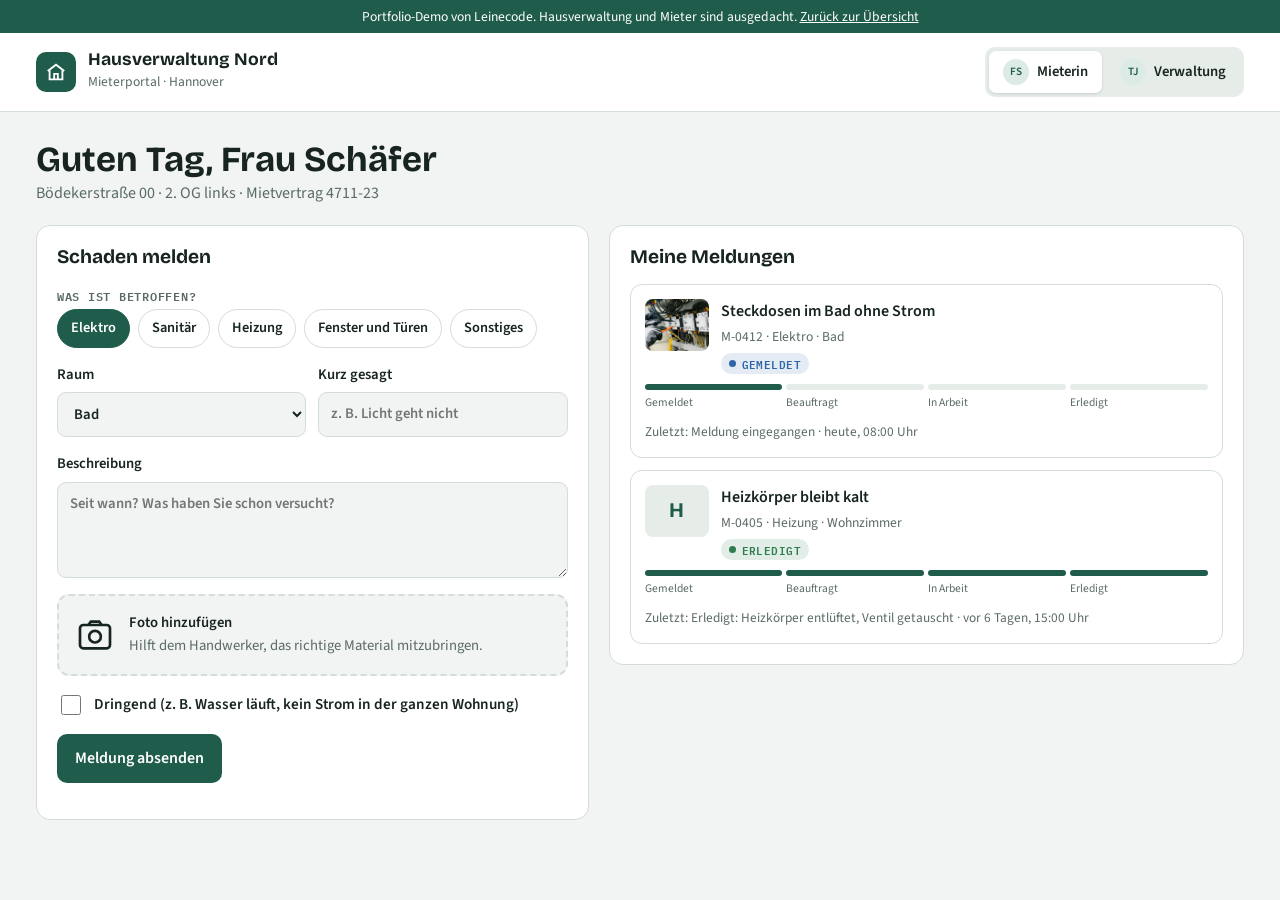
<file: mieterportal.html>
<!doctype html>
<html lang="de">
<head>
<meta charset="utf-8">
<meta name="viewport" content="width=device-width, initial-scale=1, viewport-fit=cover">
<title>Mieterportal Hausverwaltung Nord</title>
<link rel="stylesheet" href="fonts/fonts.css">
<style>
/* Layout: ruhiges Portal. Kopfzeile mit Rollenwechsel, darunter je Rolle ein Arbeitsbereich: Mieter melden und verfolgen, Verwaltung sortiert, vergibt und sieht die Schnittstelle */
:root {
  --bg: #f1f4f2; --panel: #ffffff; --soft: #e6ece8; --ink: #17241f; --muted: #5a6b64; --line: #d4ddd8;
  --green: #1f5c4b; --green-ink: #ffffff; --green-soft: #dcebe5; --amber: #b5730b; --red: #b8402f; --blue: #2e66a8; --done: #2f7d4f;
  --log-bg: #10201b; --log-ink: #cfe3da;
  --display: "Bricolage Grotesque", "Segoe UI", system-ui, sans-serif; --body: "Source Sans 3", "Segoe UI", system-ui, sans-serif; --mono: "IBM Plex Mono", ui-monospace, Consolas, monospace;
}
@media (prefers-color-scheme: dark) {
  :root:not([data-theme="light"]) { --bg: #0f1714; --panel: #17221e; --soft: #1e2b26; --ink: #e4ede9; --muted: #98aba3; --line: #2a3a34; --green: #5fb89c; --green-ink: #0f1714; --green-soft: #1d3a31; --amber: #e1a246; --red: #e47a68; --blue: #79a9e3; --done: #6cc792; --log-bg: #08100d; color-scheme: dark; }
}
:root[data-theme="dark"] { --bg: #0f1714; --panel: #17221e; --soft: #1e2b26; --ink: #e4ede9; --muted: #98aba3; --line: #2a3a34; --green: #5fb89c; --green-ink: #0f1714; --green-soft: #1d3a31; --amber: #e1a246; --red: #e47a68; --blue: #79a9e3; --done: #6cc792; --log-bg: #08100d; color-scheme: dark; }
* { box-sizing: border-box; }
[hidden] { display: none !important; }
html { -webkit-text-size-adjust: 100%; text-size-adjust: 100%; }
html, body { margin: 0; }
body { background: var(--bg); color: var(--ink); font: 400 1rem/1.55 var(--body); }
h1, h2, h3 { font-family: var(--display); line-height: 1.15; margin: 0; text-wrap: balance; }
p { margin: 0; }
button, input, select, textarea { font: inherit; color: inherit; }
button { cursor: pointer; }
:focus-visible { outline: 3px solid var(--amber); outline-offset: 2px; }
.wrap { max-width: 1240px; margin: 0 auto; padding-left: max(16px, env(safe-area-inset-left, 0px)); padding-right: max(16px, env(safe-area-inset-right, 0px)); }
.demo-flag { background: var(--green); color: var(--green-ink); font-size: 0.85rem; text-align: center; padding: 6px 16px; }
.demo-flag a { color: inherit; }

header.top { background: var(--panel); border-bottom: 1px solid var(--line); }
header.top .wrap { display: flex; align-items: center; justify-content: space-between; gap: 14px; flex-wrap: wrap; padding-block: 14px; }
.brand { display: flex; align-items: center; gap: 12px; }
.brand i { display: grid; place-items: center; width: 40px; height: 40px; border-radius: 10px; background: var(--green); color: var(--green-ink); font-style: normal; }
.brand i svg { width: 22px; height: 22px; }
.brand b { display: block; font: 700 1.1rem/1.1 var(--display); }
.brand small { color: var(--muted); font-size: 0.85rem; }
.roles { display: inline-flex; background: var(--soft); border-radius: 10px; padding: 4px; gap: 4px; flex-wrap: wrap; }
.roles button { border: 0; background: transparent; padding: 8px 14px; border-radius: 7px; font-weight: 600; font-size: 0.92rem; display: flex; align-items: center; gap: 8px; }
.roles button[aria-pressed="true"] { background: var(--panel); box-shadow: 0 1px 3px rgba(0,0,0,.12); }
.av { display: inline-grid; place-items: center; width: 26px; height: 26px; border-radius: 50%; background: var(--green-soft); color: var(--green); font: 700 0.7rem/1 var(--body); flex: none; }

main { padding-block: 28px 48px; }
.page-head { display: flex; justify-content: space-between; align-items: end; gap: 12px; flex-wrap: wrap; margin-bottom: 20px; }
.page-head h1 { font-size: clamp(1.6rem, 3.4vw, 2.2rem); }
.page-head p { color: var(--muted); }
.grid2 { display: grid; grid-template-columns: minmax(0, 1fr) minmax(0, 1.15fr); gap: 20px; align-items: start; }
.panel { background: var(--panel); border: 1px solid var(--line); border-radius: 14px; padding: 20px; display: grid; gap: 16px; min-width: 0; }
.panel > h2 { font-size: 1.2rem; }
.label { font: 600 0.78rem/1.2 var(--mono); letter-spacing: .06em; text-transform: uppercase; color: var(--muted); }
label.f { display: grid; gap: 6px; font-weight: 600; font-size: 0.92rem; }
input[type=text], select, textarea { padding: 10px 12px; border: 1px solid var(--line); border-radius: 9px; background: var(--bg); width: 100%; min-width: 0; }
textarea { min-height: 96px; resize: vertical; }
.row2 { display: grid; grid-template-columns: 1fr 1fr; gap: 12px; }
.chips { display: flex; flex-wrap: wrap; gap: 8px; }
.chip { border: 1.5px solid var(--line); background: transparent; border-radius: 999px; padding: 7px 13px; font-weight: 600; font-size: 0.9rem; }
.chip[aria-pressed="true"] { background: var(--green); border-color: var(--green); color: var(--green-ink); }
.drop { border: 2px dashed var(--line); border-radius: 12px; padding: 16px; display: flex; gap: 14px; align-items: center; cursor: pointer; background: var(--bg); }
.drop:hover, .drop.over { border-color: var(--green); }
.drop img { width: 84px; height: 64px; object-fit: cover; border-radius: 8px; }
.drop span { color: var(--muted); font-size: 0.92rem; }
.drop b { color: var(--ink); display: block; }
.switch { display: flex; align-items: center; gap: 10px; font-weight: 600; font-size: 0.95rem; }
.switch input { width: 20px; height: 20px; accent-color: var(--red); }
.btn { border: 0; border-radius: 10px; padding: 12px 18px; font-weight: 700; background: var(--green); color: var(--green-ink); }
.btn.ghost { background: transparent; color: var(--green); border: 1.5px solid var(--green); }
.btn[disabled] { opacity: .45; cursor: not-allowed; }
.msg { font-size: 0.92rem; color: var(--done); }

/* Meldungen */
.tickets { display: grid; gap: 12px; }
.ticket { border: 1px solid var(--line); border-radius: 12px; padding: 14px; display: grid; gap: 10px; background: var(--panel); text-align: left; width: 100%; }
button.ticket { cursor: pointer; }
button.ticket:hover { border-color: var(--green); }
.ticket.sel { border-color: var(--green); box-shadow: 0 0 0 2px var(--green); }
.t-head { display: flex; gap: 12px; align-items: start; }
.t-head .noimg { display: grid; place-items: center; font: 700 1.3rem/1 var(--display); color: var(--green); }
.t-head img, .t-head .noimg { width: 64px; height: 52px; border-radius: 8px; object-fit: cover; flex: none; background: var(--soft); }
.t-head div { min-width: 0; flex: 1; display: grid; gap: 2px; }
.t-head b { font-weight: 700; overflow-wrap: anywhere; }
.t-head small { color: var(--muted); font-size: 0.85rem; }
.pill { display: inline-flex; align-items: center; gap: 6px; font: 600 0.7rem/1 var(--mono); letter-spacing: .04em; padding: 5px 8px; border-radius: 999px; white-space: nowrap; }
.pill::before { content: ""; width: 7px; height: 7px; border-radius: 50%; background: currentColor; }
.st-neu { color: var(--blue); background: color-mix(in srgb, var(--blue) 13%, transparent); }
.st-beauftragt { color: var(--amber); background: color-mix(in srgb, var(--amber) 14%, transparent); }
.st-arbeit { color: var(--amber); background: color-mix(in srgb, var(--amber) 14%, transparent); }
.st-erledigt { color: var(--done); background: color-mix(in srgb, var(--done) 14%, transparent); }
.dring { color: var(--red); background: color-mix(in srgb, var(--red) 13%, transparent); }
.api { color: var(--green); background: var(--green-soft); }
.steps { display: grid; grid-template-columns: repeat(4, 1fr); gap: 4px; }
.steps span { height: 6px; border-radius: 3px; background: var(--soft); }
.steps span.on { background: var(--green); }
.steps-l { display: grid; grid-template-columns: repeat(4, 1fr); gap: 4px; font-size: 0.72rem; color: var(--muted); }
.empty { color: var(--muted); text-align: center; padding: 24px 8px; }

/* Verwaltung */
.kpis { display: grid; grid-template-columns: repeat(4, minmax(0, 1fr)); gap: 14px; margin-bottom: 20px; }
.kpi { background: var(--panel); border: 1px solid var(--line); border-radius: 12px; padding: 14px 16px; display: grid; gap: 2px; }
.kpi small { color: var(--muted); font-size: 0.85rem; }
.kpi b { font: 600 1.6rem/1.15 var(--mono); font-variant-numeric: tabular-nums; }
.kpi.warn b { color: var(--blue); }
.tabs { display: flex; gap: 6px; flex-wrap: wrap; }
.tabs button { border: 1px solid var(--line); background: var(--panel); border-radius: 8px; padding: 7px 12px; font-weight: 600; font-size: 0.88rem; }
.tabs button[aria-pressed="true"] { background: var(--ink); color: var(--panel); border-color: var(--ink); }
.detail-photo { width: 100%; aspect-ratio: 16 / 9; object-fit: cover; border-radius: 10px; background: var(--soft); max-width: 100%; }
dl.meta { display: grid; grid-template-columns: auto 1fr; gap: 6px 14px; margin: 0; font-size: 0.93rem; }
dl.meta dt { color: var(--muted); }
dl.meta dd { margin: 0; font-weight: 600; min-width: 0; overflow-wrap: anywhere; }
.verlauf { display: grid; gap: 0; border-left: 2px solid var(--line); margin-left: 6px; }
.verlauf div { position: relative; padding: 0 0 12px 16px; font-size: 0.9rem; }
.verlauf div::before { content: ""; position: absolute; left: -6px; top: 6px; width: 10px; height: 10px; border-radius: 50%; background: var(--green); }
.verlauf small { display: block; color: var(--muted); font-size: 0.8rem; }
.assign { display: grid; grid-template-columns: 1fr auto; gap: 10px; align-items: end; }
.log { background: var(--log-bg); color: var(--log-ink); border-radius: 14px; padding: 16px; font: 400 0.8rem/1.6 var(--mono); max-height: 320px; overflow: auto; margin-top: 20px; }
.log h2 { font: 600 0.75rem/1 var(--mono); letter-spacing: .08em; text-transform: uppercase; color: #8fc4b0; margin: 0 0 10px; display: flex; justify-content: space-between; gap: 10px; flex-wrap: wrap; }
.log h2 a { color: #8fc4b0; }
.log pre { margin: 0 0 10px; white-space: pre-wrap; overflow-wrap: anywhere; }
.log .in { color: #f2c56b; }
.log .ok { color: #82d6a4; }
.foot { color: var(--muted); font-size: 0.85rem; margin-top: 16px; }
.foot a { color: var(--green); }

@media (max-width: 960px) { .grid2 { grid-template-columns: 1fr; } .kpis { grid-template-columns: 1fr 1fr; } }
@media (max-width: 520px) { .row2, .assign { grid-template-columns: 1fr; } .roles button { padding: 8px 10px; } .steps-l { font-size: 0.66rem; } }
@media (prefers-reduced-motion: no-preference) { .ticket, .chip, .btn { transition: border-color .15s, background .15s, box-shadow .15s; } }
</style>
</head>
<body>
<div class="demo-flag">Portfolio-Demo von Leinecode. Hausverwaltung und Mieter sind ausgedacht. <a href="index.html">Zurück zur Übersicht</a></div>
<header class="top"><div class="wrap">
  <div class="brand"><i><svg viewBox="0 0 24 24" fill="none" stroke="currentColor" stroke-width="2" aria-hidden="true"><path d="M3 11 12 4l9 7"/><path d="M5 10v10h14V10"/><path d="M10 20v-6h4v6"/></svg></i><div><b>Hausverwaltung Nord</b><small>Mieterportal · Hannover</small></div></div>
  <div class="roles" role="group" aria-label="Ansicht wählen">
    <button type="button" data-role="mieter" aria-pressed="true"><span class="av">FS</span>Mieterin</button>
    <button type="button" data-role="verwaltung" aria-pressed="false"><span class="av">TJ</span>Verwaltung</button>
  </div>
</div></header>

<main class="wrap">
  <!-- Mieter -->
  <section id="v-mieter">
    <div class="page-head"><div><h1>Guten Tag, Frau Schäfer</h1><p>Bödekerstraße 00 · 2. OG links · Mietvertrag 4711-23</p></div></div>
    <div class="grid2">
      <form class="panel" id="melden" novalidate>
        <h2>Schaden melden</h2>
        <div class="f"><span class="label">Was ist betroffen?</span><div class="chips" id="kat"></div></div>
        <div class="row2">
          <label class="f" for="m-raum">Raum<select id="m-raum"><option>Bad</option><option>Küche</option><option>Wohnzimmer</option><option>Schlafzimmer</option><option>Flur</option><option>Treppenhaus</option><option>Keller</option></select></label>
          <label class="f" for="m-titel">Kurz gesagt<input type="text" id="m-titel" placeholder="z. B. Licht geht nicht" maxlength="60"></label>
        </div>
        <label class="f" for="m-text">Beschreibung<textarea id="m-text" placeholder="Seit wann? Was haben Sie schon versucht?"></textarea></label>
        <label class="drop" id="drop" for="m-foto"><img id="m-prev" alt="" hidden><svg width="40" height="40" viewBox="0 0 24 24" fill="none" stroke="currentColor" stroke-width="1.6" aria-hidden="true" id="m-ico"><rect x="3" y="6" width="18" height="14" rx="2"/><circle cx="12" cy="13" r="3.5"/><path d="M8 6l1.5-2h5L16 6"/></svg><span><b id="m-fname">Foto hinzufügen</b>Hilft dem Handwerker, das richtige Material mitzubringen.</span></label>
        <input type="file" id="m-foto" accept="image/*" hidden>
        <label class="switch" for="m-dring"><input type="checkbox" id="m-dring">Dringend (z. B. Wasser läuft, kein Strom in der ganzen Wohnung)</label>
        <div><button class="btn" type="submit">Meldung absenden</button></div>
        <p class="msg" id="m-msg" role="status"></p>
      </form>
      <section class="panel" aria-labelledby="h-meine">
        <h2 id="h-meine">Meine Meldungen</h2>
        <div class="tickets" id="meine"></div>
      </section>
    </div>
  </section>

  <!-- Verwaltung -->
  <section id="v-verwaltung" hidden>
    <div class="page-head"><div><h1>Meldungen</h1><p>Alle Objekte · angemeldet als Thomas Jansen</p></div>
      <div class="tabs" id="tabs" role="group" aria-label="Filter"></div></div>
    <div class="kpis" id="kpis"></div>
    <div class="grid2">
      <section class="panel" aria-label="Liste der Meldungen"><div class="tickets" id="liste"></div></section>
      <section class="panel" id="detail" aria-live="polite"></section>
    </div>
    <div class="log" aria-live="polite">
      <h2><span>Schnittstelle · Elektro Brandt</span><a href="auftragsboard.html">Auftragsboard öffnen →</a></h2>
      <div id="log"></div>
    </div>
    <p class="foot">Vergeben Sie eine Elektro-Meldung an Elektro Brandt: Sie erscheint sofort im <a href="auftragsboard.html">Auftragsboard</a> des Betriebs. Schiebt der Betrieb den Auftrag dort auf „In Arbeit“ oder „Fertig“, kommt der Status automatisch hierher und zur Mieterin zurück. Beide Demos laufen in Ihrem Browser und tauschen die Daten über den lokalen Speicher aus. <button type="button" id="reset" class="btn ghost" style="padding:6px 10px;font-size:.82rem;margin-left:6px">Demo zurücksetzen</button></p>
  </section>
</main>

<script>
var KEY = "mieterportal-demo-v1", BOARD = "auftragsboard-demo-v6", INBOX = "auftragsboard-inbox";
var KATS = ["Elektro", "Sanitär", "Heizung", "Fenster und Türen", "Sonstiges"];
var FIRMEN = {
  "Elektro Brandt": { gewerk: "Elektro", api: true },
  "Sanitär Hoffmann": { gewerk: "Sanitär", api: false },
  "Heizung Krüger": { gewerk: "Heizung", api: false },
  "Hausmeisterservice Laatzen": { gewerk: "Sonstiges", api: false }
};
var STEPS = [["neu", "Gemeldet"], ["beauftragt", "Beauftragt"], ["arbeit", "In Arbeit"], ["erledigt", "Erledigt"]];
function ago(days, h) { var d = new Date(); d.setDate(d.getDate() - days); d.setHours(h || 9, 0, 0, 0); return d.toISOString(); }
var SAMPLE = [
  { id: "M-0412", kat: "Elektro", raum: "Bad", titel: "Steckdosen im Bad ohne Strom", text: "Seit heute Morgen gehen beide Steckdosen am Spiegel nicht mehr. Die Sicherung ist nicht rausgesprungen.", dring: false, foto: "img/elektro-messen.jpg", status: "neu", mieter: "Familie Schäfer", whg: "Bödekerstraße 00 · 2. OG links", verlauf: [{ t: ago(0, 8), text: "Meldung eingegangen" }] },
  { id: "M-0410", kat: "Fenster und Türen", raum: "Schlafzimmer", titel: "Fenstergriff locker", text: "Der Griff lässt sich fast ganz herausziehen, das Fenster schließt noch.", dring: false, foto: "", status: "neu", mieter: "Frau Lindner", whg: "Podbielskistraße 00 · 1. OG", verlauf: [{ t: ago(1, 17), text: "Meldung eingegangen" }] },
  { id: "M-0409", kat: "Sanitär", raum: "Küche", titel: "Wasserhahn tropft", text: "Tropft auch, wenn er ganz zugedreht ist.", dring: false, foto: "", status: "beauftragt", firma: "Sanitär Hoffmann", mieter: "Herr Okafor", whg: "Bödekerstraße 00 · EG rechts", verlauf: [{ t: ago(3, 10), text: "Meldung eingegangen" }, { t: ago(2, 9), text: "Sanitär Hoffmann per E-Mail beauftragt" }] },
  { id: "M-0405", kat: "Heizung", raum: "Wohnzimmer", titel: "Heizkörper bleibt kalt", text: "Nur der Heizkörper im Wohnzimmer, die anderen sind warm.", dring: false, foto: "", status: "erledigt", firma: "Heizung Krüger", mieter: "Familie Schäfer", whg: "Bödekerstraße 00 · 2. OG links", verlauf: [{ t: ago(9, 11), text: "Meldung eingegangen" }, { t: ago(8, 9), text: "Heizung Krüger per E-Mail beauftragt" }, { t: ago(6, 15), text: "Erledigt: Heizkörper entlüftet, Ventil getauscht" }] },
  { id: "M-0398", kat: "Elektro", raum: "Treppenhaus", titel: "Rauchmelder piepen im Treppenhaus", text: "Mehrere Rauchmelder piepen alle paar Minuten.", dring: false, foto: "img/elektro-verteiler.jpg", status: "erledigt", firma: "Elektro Brandt", auftrag: 1040, mieter: "Herr Okafor", whg: "Bödekerstraße 00 · Treppenhaus", verlauf: [{ t: ago(5, 9), text: "Meldung eingegangen" }, { t: ago(4, 10), text: "Elektro Brandt über Schnittstelle beauftragt (Auftrag #1040)" }, { t: ago(1, 14), text: "Elektro Brandt meldet: erledigt" }] }
];
var data, logs = [], role = "mieter", filter = "offen", selected = "M-0412", form = { kat: "Elektro", foto: "" };

function load() { try { var r = localStorage.getItem(KEY); if (r) return JSON.parse(r); } catch (e) {} return JSON.parse(JSON.stringify(SAMPLE)); }
function save() { try { localStorage.setItem(KEY, JSON.stringify(data)); } catch (e) {} }
function el(tag, cls, text) { var e = document.createElement(tag); if (cls) e.className = cls; if (text != null) e.textContent = text; return e; }
function byId(id) { return data.filter(function (t) { return t.id === id; })[0]; }
function stLabel(s) { return STEPS.filter(function (x) { return x[0] === s; })[0][1]; }
function when(iso) {
  var d = new Date(iso), days = Math.round((new Date().setHours(0, 0, 0, 0) - new Date(iso).setHours(0, 0, 0, 0)) / 864e5);
  var t = d.toLocaleTimeString("de-DE", { hour: "2-digit", minute: "2-digit" });
  return (days === 0 ? "heute" : days === 1 ? "gestern" : "vor " + days + " Tagen") + ", " + t + " Uhr";
}
function stamp() { return new Date().toLocaleTimeString("de-DE", { hour: "2-digit", minute: "2-digit", second: "2-digit" }); }
function nextId() { var m = data.reduce(function (x, t) { return Math.max(x, parseInt(t.id.slice(2), 10)); }, 0); return "M-" + String(m + 1).padStart(4, "0"); }

/* Schnittstelle: Status aus dem Auftragsboard zurückholen */
var MAP = { offen: "beauftragt", arbeit: "arbeit", fertig: "erledigt" };
function syncFromBoard() {
  var jobs; try { jobs = JSON.parse(localStorage.getItem(BOARD) || "null"); } catch (e) { jobs = null; }
  if (!jobs) return;
  var changed = false;
  data.forEach(function (t) {
    if (!t.auftrag) return;
    var j = jobs.filter(function (a) { return a.id === t.auftrag; })[0]; if (!j) return;
    var s = MAP[j.s]; if (!s || s === t.status) return;
    t.status = s; changed = true;
    var txt = s === "arbeit" ? "Elektro Brandt hat mit der Arbeit begonnen" : s === "erledigt" ? "Elektro Brandt meldet: erledigt" : "Elektro Brandt hat den Auftrag eingeplant";
    t.verlauf.push({ t: new Date().toISOString(), text: txt });
    logs.unshift({ cls: "in", text: stamp() + "  ← Webhook von Elektro Brandt\n" + JSON.stringify({ event: "auftrag.status", auftrag: j.id, meldung: t.id, status: j.s }, null, 2), res: "200 OK · Meldung " + t.id + " auf „" + stLabel(s) + "“ gesetzt" });
  });
  if (changed) { save(); render(); }
}

function assign(t, firma) {
  var f = FIRMEN[firma]; t.firma = firma; t.status = "beauftragt";
  if (f.api) {
    var inbox; try { inbox = JSON.parse(localStorage.getItem(INBOX) || "[]"); } catch (e) { inbox = []; }
    var payload = { meldung: t.id, titel: t.titel + " (" + t.raum + ")", kunde: "Hausverwaltung Nord", ort: t.whg.split(" · ")[0], wohnung: t.whg.split(" · ")[1] || "", beschreibung: t.text, dringend: t.dring, kategorie: t.kat, foto: !!t.foto };
    inbox.push({ ticket: t.id, titel: payload.titel, ort: payload.ort, text: t.text + (payload.wohnung ? " Wohnung: " + payload.wohnung + "." : ""), prio: t.dring ? "dringend" : "normal", fotoUrl: t.foto || "" });
    try { localStorage.setItem(INBOX, JSON.stringify(inbox)); } catch (e) {}
    t.auftragPending = true;
    t.verlauf.push({ t: new Date().toISOString(), text: "Elektro Brandt über Schnittstelle beauftragt" });
    logs.unshift({ cls: "", text: stamp() + "  POST /api/auftraege → Elektro Brandt\n" + JSON.stringify(payload, null, 2), res: "202 Accepted · liegt im Eingang des Auftragsboards" });
  } else {
    t.verlauf.push({ t: new Date().toISOString(), text: firma + " per E-Mail beauftragt" });
  }
  save(); render();
}
/* Auftragsnummer übernehmen, sobald das Board die Meldung importiert hat */
function linkAuftraege() {
  var jobs; try { jobs = JSON.parse(localStorage.getItem(BOARD) || "null"); } catch (e) { jobs = null; }
  if (!jobs) return;
  var changed = false;
  data.forEach(function (t) {
    if (!t.auftragPending) return;
    var j = jobs.filter(function (a) { return a.ticket === t.id; })[0]; if (!j) return;
    t.auftrag = j.id; delete t.auftragPending; changed = true;
    var last = t.verlauf[t.verlauf.length - 1]; last.text = "Elektro Brandt über Schnittstelle beauftragt (Auftrag #" + j.id + ")";
  });
  if (changed) save();
}

/* Darstellung */
function steps(t) {
  var i = STEPS.map(function (x) { return x[0]; }).indexOf(t.status), w = el("div");
  var bar = el("div", "steps"), lab = el("div", "steps-l");
  STEPS.forEach(function (s, k) { bar.appendChild(el("span", k <= i ? "on" : null)); lab.appendChild(el("span", null, s[1])); });
  w.append(bar, lab); w.style.display = "grid"; w.style.gap = "4px"; return w;
}
function head(t) {
  var h = el("div", "t-head");
  if (t.foto) { var im = el("img"); im.src = t.foto; im.alt = ""; h.appendChild(im); } else h.appendChild(el("span", "noimg", t.kat.charAt(0)));
  var d = el("div"); d.append(el("b", null, t.titel), el("small", null, t.id + " · " + t.kat + " · " + t.raum));
  var p = el("div"); p.style.cssText = "display:flex;gap:6px;flex-wrap:wrap;margin-top:4px";
  p.appendChild(el("span", "pill st-" + t.status, stLabel(t.status).toUpperCase()));
  if (t.dring && t.status !== "erledigt") p.appendChild(el("span", "pill dring", "DRINGEND"));
  if (t.firma && FIRMEN[t.firma] && FIRMEN[t.firma].api) p.appendChild(el("span", "pill api", "API"));
  d.appendChild(p); h.appendChild(d); return h;
}
function renderMieter() {
  var k = document.getElementById("kat"); k.innerHTML = "";
  KATS.forEach(function (n) { var b = el("button", "chip", n); b.type = "button"; b.setAttribute("aria-pressed", form.kat === n); b.onclick = function () { form.kat = n; renderMieter(); }; k.appendChild(b); });
  var m = document.getElementById("meine"); m.innerHTML = "";
  var mine = data.filter(function (t) { return t.mieter === "Familie Schäfer"; }).sort(function (a, b) { return b.id.localeCompare(a.id); });
  if (!mine.length) m.appendChild(el("p", "empty", "Noch keine Meldungen."));
  mine.forEach(function (t) {
    var c = el("article", "ticket"); c.append(head(t), steps(t));
    var last = t.verlauf[t.verlauf.length - 1], info = el("small", null, "Zuletzt: " + last.text + " · " + when(last.t)); info.style.color = "var(--muted)";
    c.appendChild(info); m.appendChild(c);
  });
}
function renderVerwaltung() {
  var counts = { offen: 0, neu: 0, alle: data.length, erledigt: 0 };
  data.forEach(function (t) { if (t.status !== "erledigt") counts.offen++; if (t.status === "neu") counts.neu++; if (t.status === "erledigt") counts.erledigt++; });
  var tabs = document.getElementById("tabs"); tabs.innerHTML = "";
  [["neu", "Neu"], ["offen", "Offen"], ["erledigt", "Erledigt"], ["alle", "Alle"]].forEach(function (x) {
    var b = el("button", null, x[1] + " (" + counts[x[0]] + ")"); b.type = "button"; b.setAttribute("aria-pressed", filter === x[0]);
    b.onclick = function () { filter = x[0]; render(); }; tabs.appendChild(b);
  });
  var api = data.filter(function (t) { return t.auftrag || t.auftragPending; }).length;
  var kp = document.getElementById("kpis"); kp.innerHTML = "";
  [["Neue Meldungen", counts.neu, counts.neu ? "warn" : ""], ["In Bearbeitung", counts.offen - counts.neu, ""], ["Erledigt", counts.erledigt, ""], ["Per Schnittstelle vergeben", api, ""]]
    .forEach(function (x) { var d = el("div", "kpi " + x[2]); d.append(el("small", null, x[0]), el("b", null, String(x[1]))); kp.appendChild(d); });
  var list = data.filter(function (t) { return filter === "alle" || (filter === "offen" ? t.status !== "erledigt" : t.status === filter); })
    .sort(function (a, b) { return (b.dring - a.dring) || b.id.localeCompare(a.id); });
  var l = document.getElementById("liste"); l.innerHTML = "";
  if (!list.length) l.appendChild(el("p", "empty", "Keine Meldungen in dieser Ansicht."));
  list.forEach(function (t) {
    var b = el("button", "ticket" + (t.id === selected ? " sel" : "")); b.type = "button"; b.append(head(t));
    var s = el("small", null, t.mieter + " · " + t.whg); s.style.color = "var(--muted)"; b.appendChild(s);
    b.onclick = function () { selected = t.id; render(); if (window.innerWidth < 960) document.getElementById("detail").scrollIntoView({ behavior: "smooth", block: "start" }); };
    l.appendChild(b);
  });
  renderDetail(); renderLog();
}
function renderDetail() {
  var d = document.getElementById("detail"), t = byId(selected); d.innerHTML = "";
  if (!t) { d.appendChild(el("p", "empty", "Wählen Sie links eine Meldung aus.")); return; }
  var h = el("div"); h.style.cssText = "display:flex;justify-content:space-between;gap:10px;align-items:start;flex-wrap:wrap";
  var hl = el("div"); hl.append(el("span", "label", t.id + " · " + t.kat), el("h2", null, t.titel)); hl.style.cssText = "display:grid;gap:4px";
  h.append(hl, el("span", "pill st-" + t.status, stLabel(t.status).toUpperCase())); d.appendChild(h);
  if (t.foto) { var im = el("img", "detail-photo"); im.src = t.foto; im.alt = "Foto der Mieterin zur Meldung"; d.appendChild(im); }
  d.appendChild(el("p", null, t.text || "Keine Beschreibung."));
  var dl = el("dl", "meta");
  [["Mieter", t.mieter], ["Wohnung", t.whg], ["Raum", t.raum], ["Dringend", t.dring ? "Ja" : "Nein"], ["Vergeben an", t.firma ? t.firma + (t.auftrag ? " · Auftrag #" + t.auftrag : t.auftragPending ? " · wartet auf Import" : "") : "noch nicht vergeben"]]
    .forEach(function (x) { dl.append(el("dt", null, x[0]), el("dd", null, x[1])); });
  d.appendChild(dl);
  if (t.status === "neu") {
    var a = el("div", "assign"), lab = el("label", "f", "Handwerker beauftragen"); lab.htmlFor = "d-firma";
    var sel = el("select"); sel.id = "d-firma";
    Object.keys(FIRMEN).forEach(function (n) { var o = el("option", null, n + (FIRMEN[n].api ? " · Schnittstelle" : " · E-Mail")); o.value = n; if (FIRMEN[n].gewerk === t.kat) o.selected = true; sel.appendChild(o); });
    lab.appendChild(sel); var b = el("button", "btn", "Beauftragen"); b.type = "button"; b.onclick = function () { assign(t, sel.value); };
    a.append(lab, b); d.appendChild(a);
  } else if (t.status !== "erledigt" && t.firma && !FIRMEN[t.firma].api) {
    var e = el("button", "btn ghost", "Als erledigt markieren"); e.type = "button";
    e.onclick = function () { t.status = "erledigt"; t.verlauf.push({ t: new Date().toISOString(), text: "Von der Verwaltung als erledigt markiert" }); save(); render(); };
    var w = el("div"); w.appendChild(e); d.appendChild(w);
  } else if (t.auftrag && t.status !== "erledigt") {
    var hint = el("p", null, "Status kommt automatisch aus dem Auftragsboard von Elektro Brandt. "); hint.style.cssText = "color:var(--muted);font-size:.9rem";
    var ln = el("a", null, "Dort ansehen →"); ln.href = "auftragsboard.html"; ln.style.color = "var(--green)"; hint.appendChild(ln); d.appendChild(hint);
  }
  d.appendChild(el("span", "label", "Verlauf"));
  var v = el("div", "verlauf");
  t.verlauf.slice().reverse().forEach(function (x) { var r = el("div", null, x.text); r.appendChild(el("small", null, when(x.t))); v.appendChild(r); });
  d.appendChild(v);
}
function renderLog() {
  var l = document.getElementById("log"); l.innerHTML = "";
  if (!logs.length) { l.appendChild(el("pre", null, "Noch keine Übertragung in dieser Sitzung. Vergeben Sie eine Elektro-Meldung an Elektro Brandt.")); return; }
  logs.forEach(function (x) { l.appendChild(el("pre", x.cls, x.text)); l.appendChild(el("pre", "ok", "← " + x.res)); });
}
function render() {
  document.getElementById("v-mieter").hidden = role !== "mieter";
  document.getElementById("v-verwaltung").hidden = role !== "verwaltung";
  document.querySelectorAll(".roles button").forEach(function (b) { b.setAttribute("aria-pressed", b.dataset.role === role); });
  if (role === "mieter") renderMieter(); else renderVerwaltung();
}

/* Foto: verkleinern, damit es in den lokalen Speicher passt */
function shrink(file, cb) {
  var r = new FileReader();
  r.onload = function () {
    var img = new Image();
    img.onload = function () {
      var s = Math.min(1, 900 / Math.max(img.width, img.height)), c = document.createElement("canvas");
      c.width = Math.round(img.width * s); c.height = Math.round(img.height * s);
      c.getContext("2d").drawImage(img, 0, 0, c.width, c.height); cb(c.toDataURL("image/jpeg", 0.72));
    };
    img.onerror = function () { cb(""); };
    img.src = r.result;
  };
  r.readAsDataURL(file);
}
function setFoto(file) {
  if (!file || !/^image\//.test(file.type)) return;
  document.getElementById("m-fname").textContent = "Wird geladen …";
  shrink(file, function (url) {
    form.foto = url; var p = document.getElementById("m-prev");
    p.src = url; p.hidden = !url; document.getElementById("m-ico").style.display = url ? "none" : "";
    document.getElementById("m-fname").textContent = url ? file.name : "Foto konnte nicht gelesen werden";
  });
}
document.getElementById("m-foto").addEventListener("change", function () { setFoto(this.files[0]); });
var drop = document.getElementById("drop");
drop.addEventListener("dragover", function (e) { e.preventDefault(); drop.classList.add("over"); });
drop.addEventListener("dragleave", function () { drop.classList.remove("over"); });
drop.addEventListener("drop", function (e) { e.preventDefault(); drop.classList.remove("over"); setFoto(e.dataTransfer.files[0]); });

document.getElementById("melden").addEventListener("submit", function (e) {
  e.preventDefault();
  var ti = document.getElementById("m-titel"), msg = document.getElementById("m-msg");
  if (!ti.value.trim()) { msg.style.color = "var(--red)"; msg.textContent = "Bitte beschreiben Sie den Schaden kurz in einem Satz."; ti.focus(); return; }
  var t = { id: nextId(), kat: form.kat, raum: document.getElementById("m-raum").value, titel: ti.value.trim(), text: document.getElementById("m-text").value.trim(), dring: document.getElementById("m-dring").checked, foto: form.foto, status: "neu", mieter: "Familie Schäfer", whg: "Bödekerstraße 00 · 2. OG links", verlauf: [{ t: new Date().toISOString(), text: "Meldung eingegangen" }] };
  data.push(t); selected = t.id;
  try { save(); } catch (err) {}
  this.reset(); form.foto = ""; document.getElementById("m-prev").hidden = true; document.getElementById("m-ico").style.display = ""; document.getElementById("m-fname").textContent = "Foto hinzufügen";
  msg.style.color = ""; msg.textContent = "Danke! Ihre Meldung " + t.id + " ist bei der Verwaltung angekommen. Wechseln Sie oben zur Verwaltung, um sie zu vergeben.";
  render();
});
document.querySelectorAll(".roles button").forEach(function (b) { b.onclick = function () { role = b.dataset.role; location.hash = role; render(); }; });
document.getElementById("reset").onclick = function () {
  data = JSON.parse(JSON.stringify(SAMPLE)); logs = []; selected = "M-0412"; save();
  try { localStorage.removeItem(INBOX); } catch (e) {}
  render();
};
window.addEventListener("storage", function (e) { if (e.key === BOARD) { linkAuftraege(); syncFromBoard(); render(); } });
window.addEventListener("focus", function () { linkAuftraege(); syncFromBoard(); render(); });
window.addEventListener("pageshow", function () { linkAuftraege(); syncFromBoard(); render(); });
window.addEventListener("hashchange", function () { var h = location.hash.slice(1); if (h === "mieter" || h === "verwaltung") { role = h; render(); } });

data = load();
var h0 = location.hash.slice(1); if (h0 === "mieter" || h0 === "verwaltung") role = h0;
linkAuftraege(); syncFromBoard(); render();
</script>
</body>
</html>
</file>
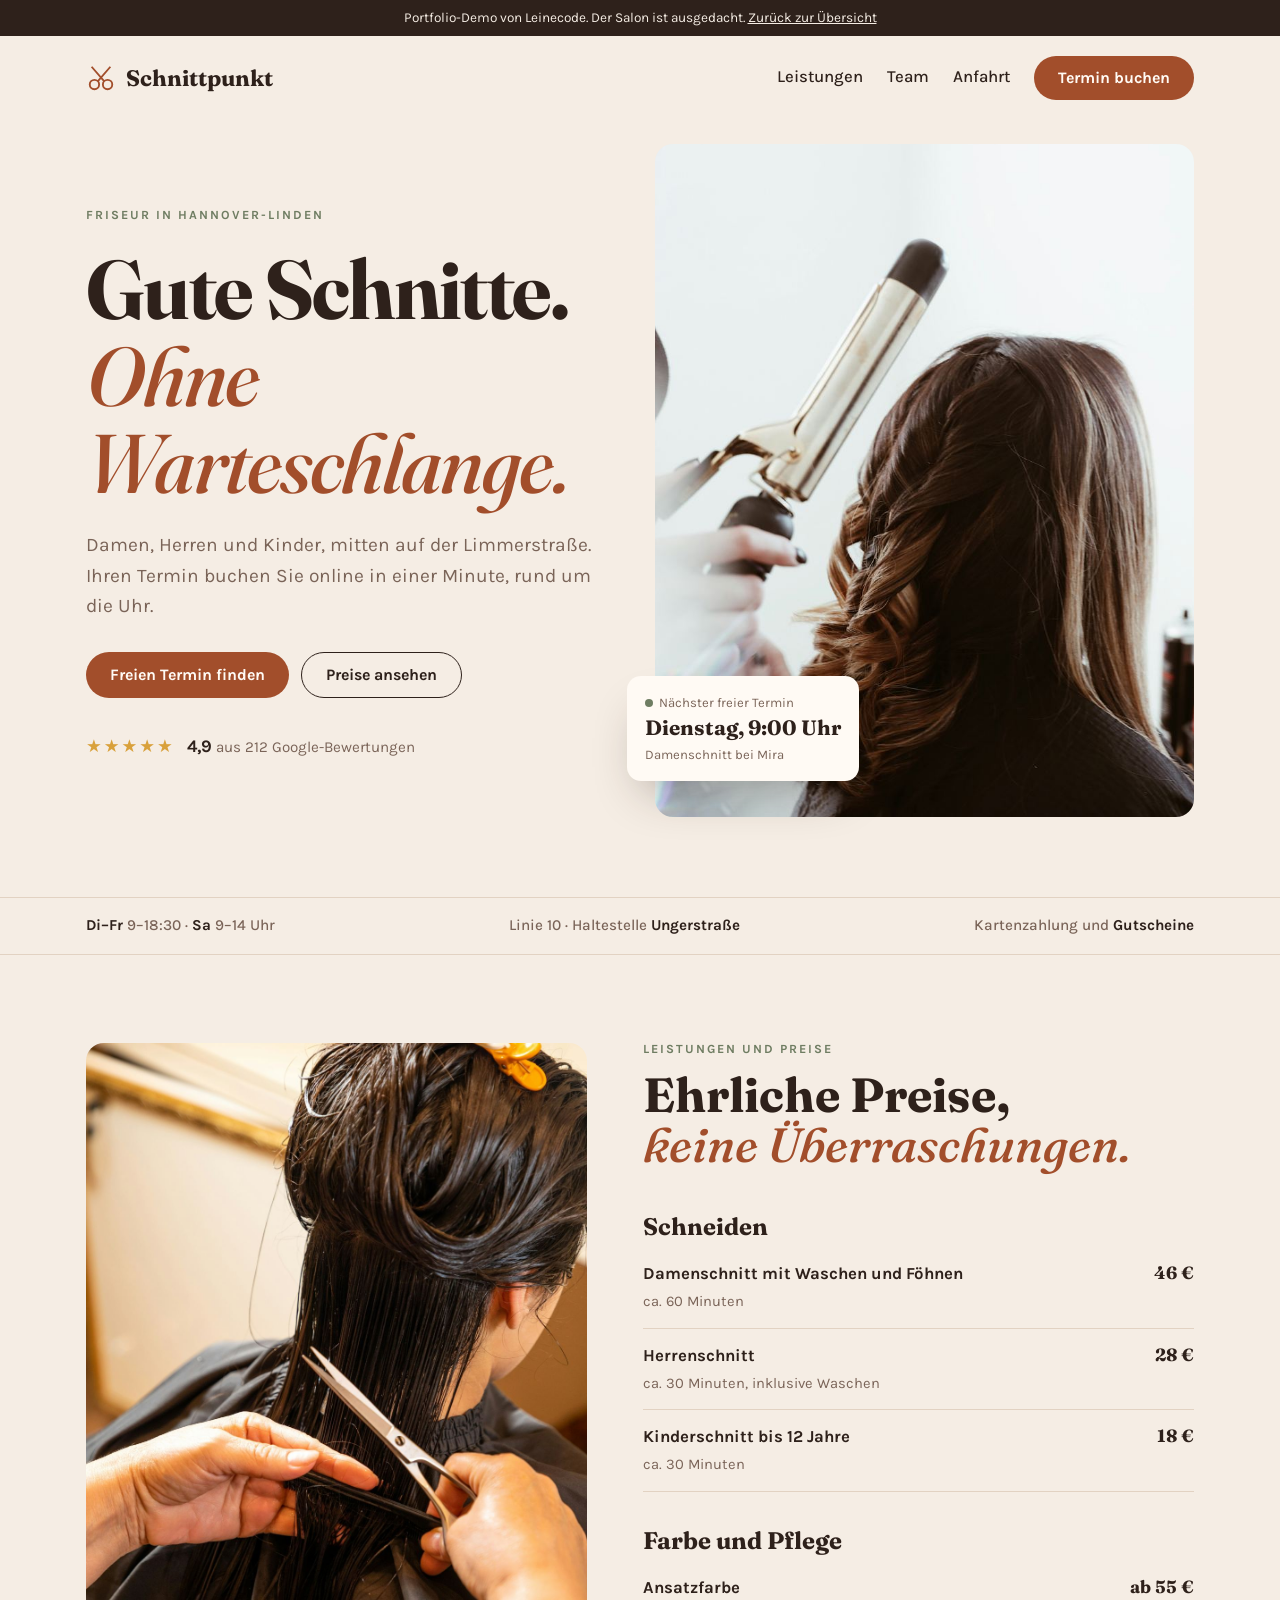
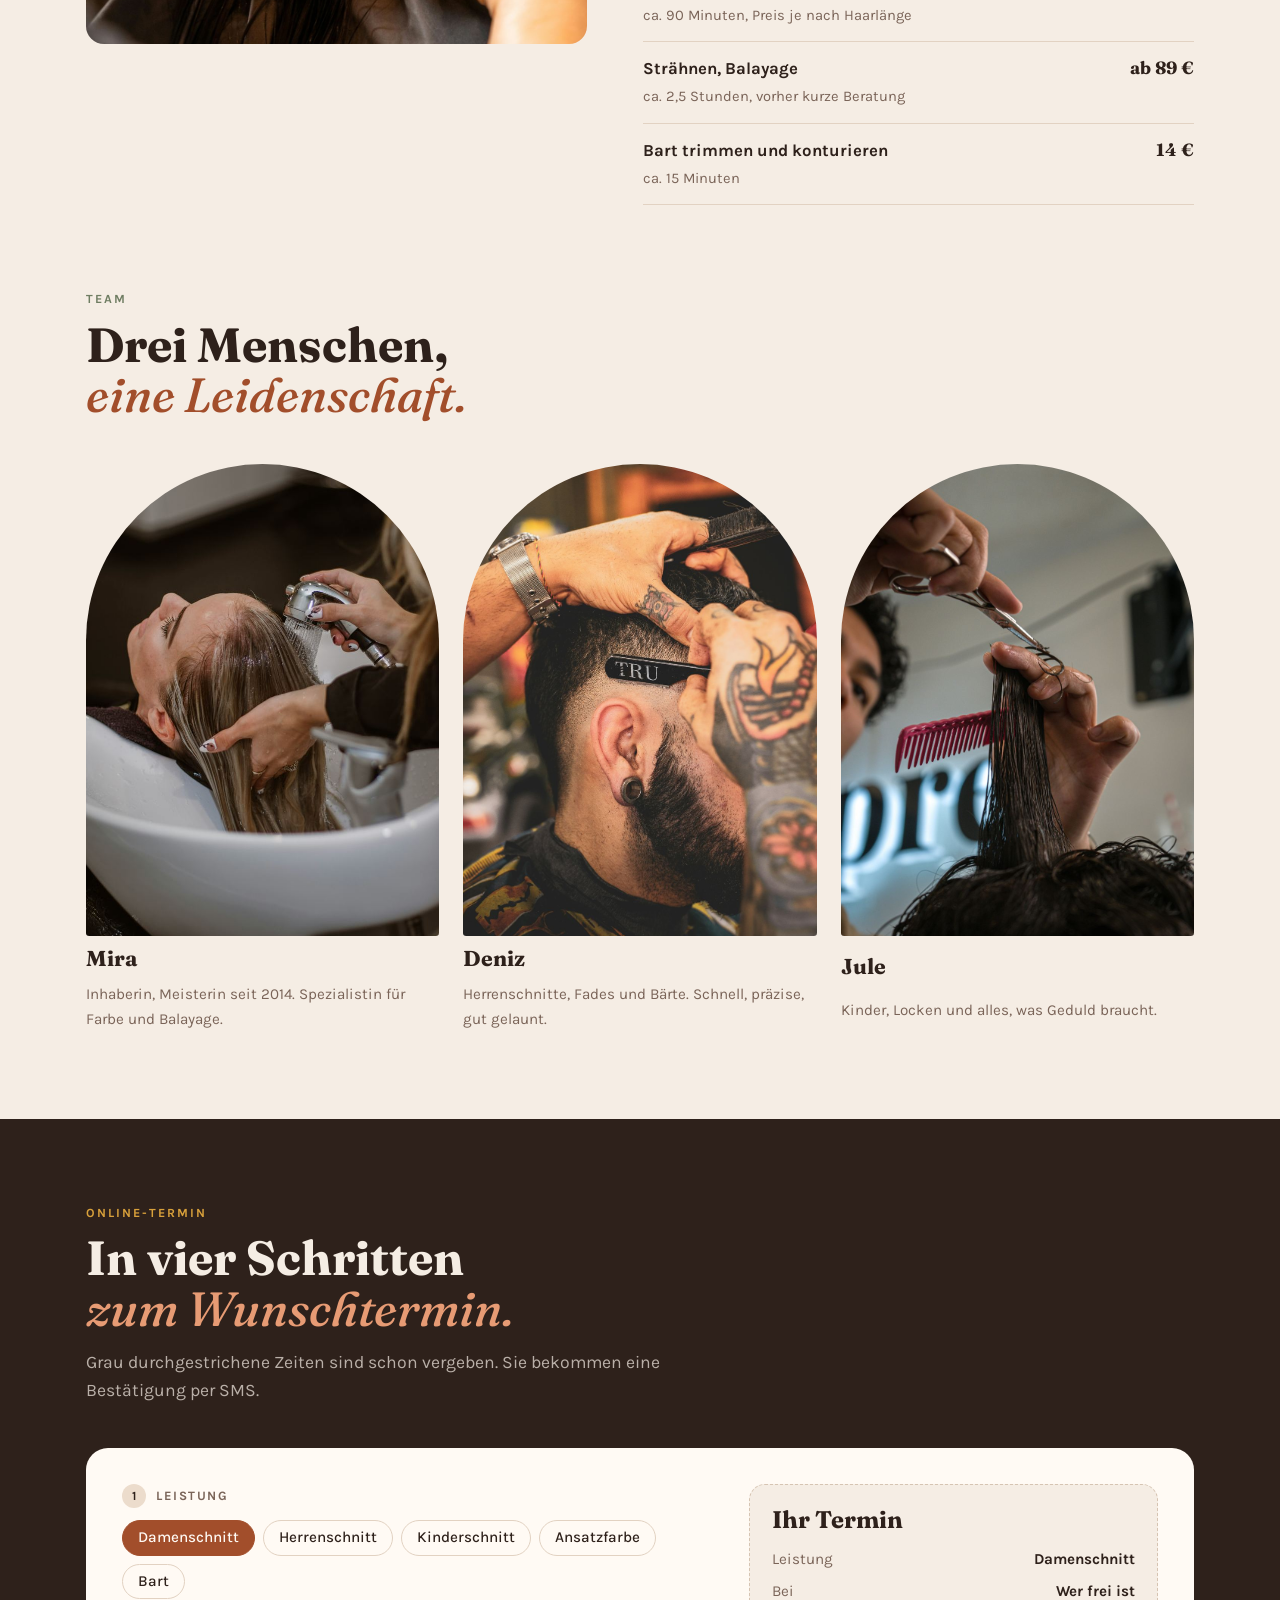
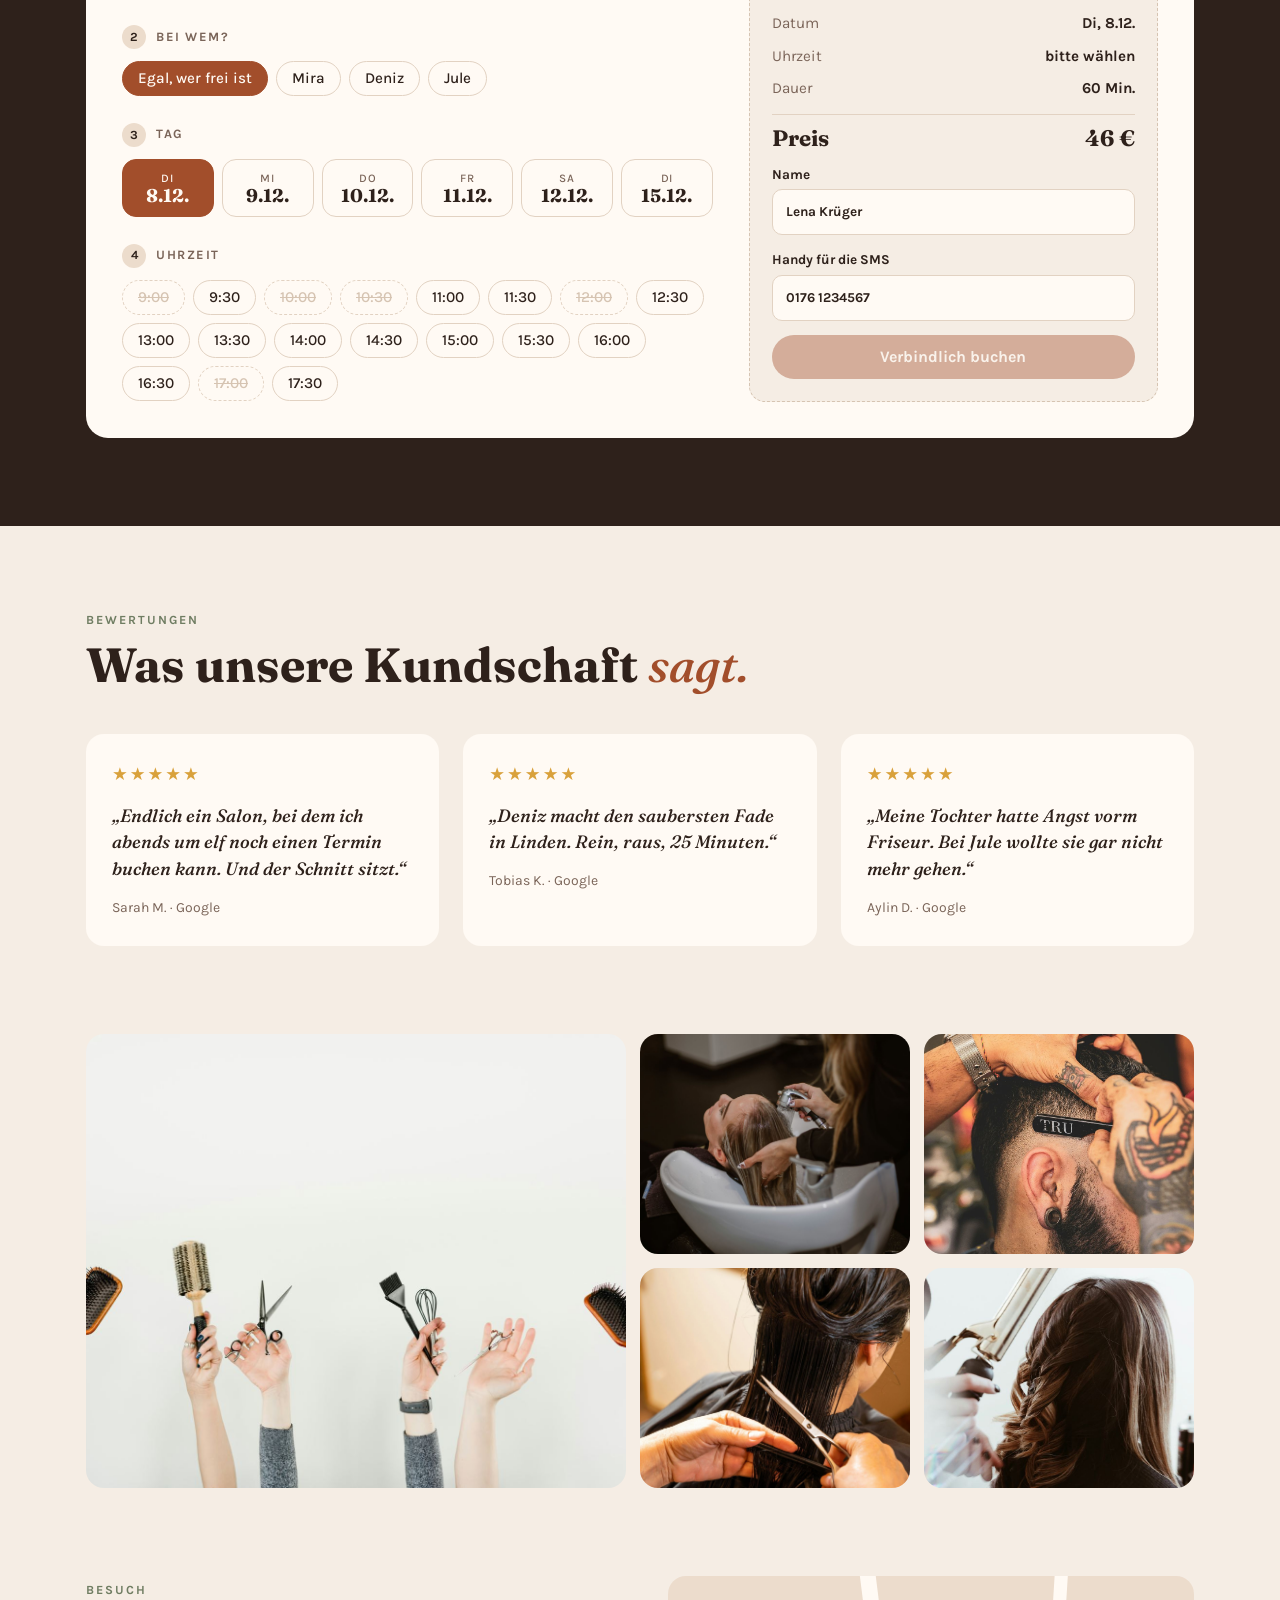
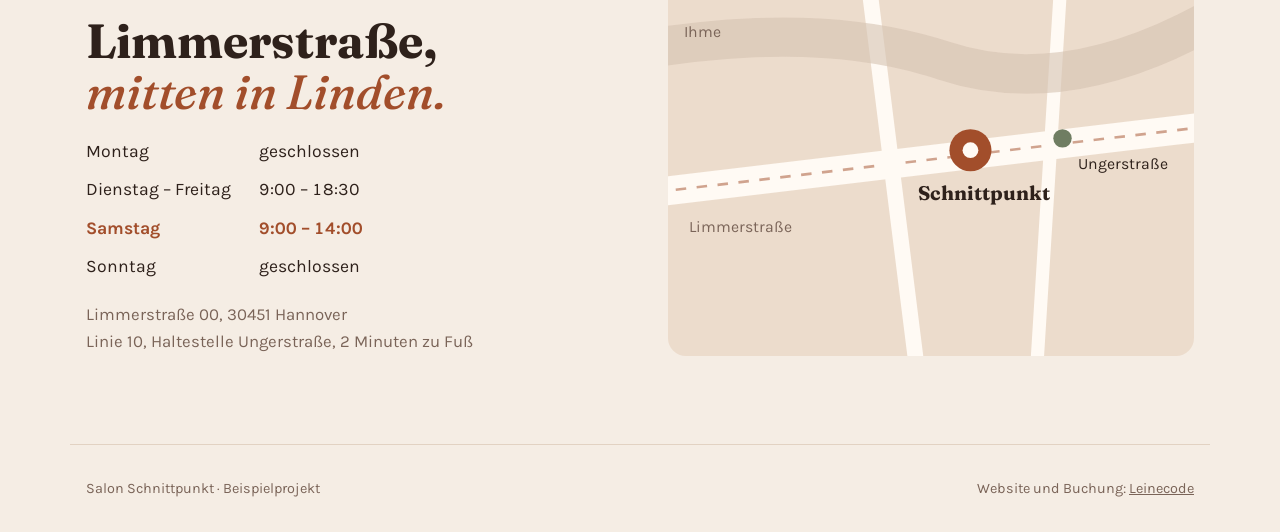
<file: salon-schnittpunkt.html>
<!doctype html>
<html lang="de">
<head>
<meta charset="utf-8">
<meta name="viewport" content="width=device-width, initial-scale=1, viewport-fit=cover">
<title>Salon Schnittpunkt Linden</title>
<link rel="stylesheet" href="fonts/fonts.css">
<style>
/* Layout: Magazin-Look. Großes Hero-Foto mit schwebender Terminkarte, Preisliste wie eine Salon-Karte, Buchung als eigener Block */
:root {
  --bg: #f5ede4; --card: #fffaf4; --ink: #2e211b; --muted: #7a6458; --line: #e2d2c2;
  --rust: #a24e2b; --rust-dark: #7e3a1f; --rust-ink: #fffaf4; --soft: #ecdccc; --off: #d6c4b2; --sage: #6f7d62;
  --photo-a: #c58b62; --photo-b: #5b3a2a;
  --serif: "Fraunces", Georgia, serif; --sans: "Karla", "Segoe UI", system-ui, sans-serif;
}
@media (prefers-color-scheme: dark) {
  :root:not([data-theme="light"]) { --bg: #1c1512; --card: #271e19; --ink: #f3e7db; --muted: #bea797; --line: #3d2f27; --rust: #db7d52; --rust-dark: #f09a72; --rust-ink: #1c1512; --soft: #33271f; --off: #4b3b31; --sage: #a5b391; --photo-a: #8a5a3c; --photo-b: #2a1b14; color-scheme: dark; }
}
:root[data-theme="dark"] { --bg: #1c1512; --card: #271e19; --ink: #f3e7db; --muted: #bea797; --line: #3d2f27; --rust: #db7d52; --rust-dark: #f09a72; --rust-ink: #1c1512; --soft: #33271f; --off: #4b3b31; --sage: #a5b391; --photo-a: #8a5a3c; --photo-b: #2a1b14; color-scheme: dark; }
* { box-sizing: border-box; }
html, body { margin: 0; }
body { background: var(--bg); color: var(--ink); font: 400 1.05rem/1.6 var(--sans); }
.wrap { max-width: 1140px; margin: 0 auto; padding-left: max(16px, env(safe-area-inset-left, 0px)); padding-right: max(16px, env(safe-area-inset-right, 0px)); }
h1, h2, h3 { font-family: var(--serif); font-weight: 700; line-height: 1.05; margin: 0; text-wrap: balance; }
h2 { font-size: clamp(2rem, 4.5vw, 3rem); }
h2 em, h1 em { font-style: italic; font-weight: 500; color: var(--rust); }
p { margin: 0; }
.kicker { font: 700 0.78rem/1 var(--sans); letter-spacing: 0.16em; text-transform: uppercase; color: var(--sage); }
.btn { display: inline-flex; align-items: center; gap: 8px; background: var(--rust); color: var(--rust-ink); border: 0; padding: 14px 24px; border-radius: 999px; font: 700 1rem/1 var(--sans); cursor: pointer; text-decoration: none; transition: background .2s; }
.btn:hover { background: var(--rust-dark); }
.btn[disabled] { opacity: 0.4; cursor: not-allowed; }
.btn.line { background: transparent; color: var(--ink); border: 1.5px solid var(--ink); }
button:focus-visible, a:focus-visible, input:focus-visible { outline: 3px solid var(--rust); outline-offset: 3px; }

/* Fotos: echtes Bild über --img, sonst gestalteter Platzhalter */
.photo { position: relative; overflow: hidden; border-radius: 18px; background:
  var(--img, radial-gradient(120% 90% at 20% 15%, var(--photo-a), transparent 60%), radial-gradient(80% 80% at 85% 90%, var(--rust), transparent 65%), linear-gradient(160deg, var(--photo-a), var(--photo-b))); background-size: cover; background-position: center; max-width: 100%; }
.photo::after { content: attr(data-label); position: absolute; left: 14px; bottom: 12px; font: 500 0.72rem/1 var(--sans); letter-spacing: 0.1em; text-transform: uppercase; color: rgba(255,250,244,.85); }
.photo.has-img::after { content: none; }
.photo .mark { position: absolute; inset: 0; display: grid; place-items: center; font: italic 500 clamp(3rem, 9vw, 6rem)/1 var(--serif); color: rgba(255,250,244,.18); pointer-events: none; }
.photo.has-img .mark { display: none; }

.demo-flag { background: var(--ink); color: var(--bg); font-size: 0.85rem; text-align: center; padding: 7px 16px; }
.demo-flag a { color: inherit; }
header .wrap { display: flex; justify-content: space-between; align-items: center; padding-block: 20px; gap: 12px; flex-wrap: wrap; }
.brand { font: 700 1.4rem/1 var(--serif); display: flex; align-items: center; gap: 10px; color: var(--ink); text-decoration: none; }
.brand svg { width: 30px; height: 30px; color: var(--rust); }
header nav { display: flex; gap: 24px; align-items: center; flex-wrap: wrap; }
header nav a:not(.btn) { color: var(--ink); text-decoration: none; font-weight: 500; }

.hero .wrap { display: grid; grid-template-columns: 1fr 1.05fr; gap: 56px; align-items: center; padding-block: 24px 80px; }
.hero h1 { font-size: clamp(2.8rem, 7vw, 5.2rem); letter-spacing: -0.02em; margin-block: 18px 22px; }
.hero .lead { color: var(--muted); font-size: 1.2rem; max-width: 30em; }
.hero .cta { display: flex; gap: 12px; flex-wrap: wrap; margin-top: 30px; }
.rating { display: flex; align-items: center; gap: 12px; margin-top: 34px; font-size: 0.95rem; color: var(--muted); }
.stars { color: #d9a13b; letter-spacing: 2px; font-size: 1.1rem; }
.rating b { color: var(--ink); font-size: 1.1rem; }
.hero-visual { position: relative; }
.hero-visual .photo { aspect-ratio: 4 / 5; }
.float { position: absolute; left: -28px; bottom: 36px; background: var(--card); border-radius: 14px; padding: 16px 18px; box-shadow: 0 24px 50px -20px rgba(46,33,27,.45); display: grid; gap: 4px; min-width: 0; max-width: 240px; }
.float small { color: var(--muted); font-size: 0.82rem; }
.float b { font: 700 1.3rem/1.1 var(--serif); }
.float .dot { display: inline-block; width: 8px; height: 8px; border-radius: 50%; background: var(--sage); margin-right: 6px; animation: pulse 2s infinite; }
@keyframes pulse { 50% { opacity: .35; } }

.strip { border-block: 1px solid var(--line); }
.strip .wrap { display: flex; justify-content: space-between; gap: 18px; flex-wrap: wrap; padding-block: 18px; font: 500 0.95rem/1.3 var(--sans); color: var(--muted); }
.strip b { color: var(--ink); }

section { padding-block: 88px; }
.head { display: grid; gap: 14px; margin-bottom: 44px; max-width: 40em; }
.head p { color: var(--muted); font-size: 1.1rem; }

.services { display: grid; grid-template-columns: 1fr 1.1fr; gap: 56px; align-items: start; }
.services .photo { aspect-ratio: 5 / 6; position: sticky; top: 24px; }
.menu-group + .menu-group { margin-top: 36px; }
.menu-group h3 { font-size: 1.5rem; margin-bottom: 8px; }
.item { display: grid; grid-template-columns: 1fr auto; gap: 2px 16px; padding-block: 14px; border-bottom: 1px solid var(--line); }
.item b { font-weight: 700; }
.item .p { font: 700 1.1rem/1.4 var(--serif); font-variant-numeric: tabular-nums; }
.item small { color: var(--muted); grid-column: 1 / -1; font-size: 0.92rem; }

.team { display: grid; grid-template-columns: repeat(3, minmax(0, 1fr)); gap: 24px; }
.member { display: grid; gap: 12px; }
.member .photo { aspect-ratio: 3 / 4; border-radius: 999px 999px 18px 18px; }
.member h3 { font-size: 1.35rem; }
.member p { color: var(--muted); font-size: 0.95rem; }

.booking { background: var(--ink); color: var(--bg); }
.booking .head p { color: color-mix(in srgb, var(--bg) 70%, transparent); }
.booking .kicker { color: #d9a13b; }
.booking h2 em { color: #e79b74; }
.book { background: var(--card); color: var(--ink); border-radius: 22px; padding: clamp(18px, 4vw, 36px); display: grid; grid-template-columns: 1.3fr 0.9fr; gap: 36px; }
.steps { display: grid; gap: 26px; min-width: 0; }
.step h3 { font: 700 0.8rem/1 var(--sans); letter-spacing: 0.12em; text-transform: uppercase; color: var(--muted); display: flex; gap: 10px; align-items: center; }
.step h3 span { display: inline-grid; place-items: center; width: 24px; height: 24px; border-radius: 50%; background: var(--soft); color: var(--ink); font-size: 0.78rem; letter-spacing: 0; }
.chips { display: flex; flex-wrap: wrap; gap: 8px; margin-top: 12px; }
.chip { border: 1.5px solid var(--line); background: transparent; color: var(--ink); border-radius: 999px; padding: 9px 15px; font: 500 0.95rem/1 var(--sans); cursor: pointer; transition: border-color .15s, background .15s; }
.chip:hover:not([disabled]) { border-color: var(--rust); }
.chip[aria-pressed="true"] { background: var(--rust); color: var(--rust-ink); border-color: var(--rust); }
.chip[disabled] { color: var(--off); text-decoration: line-through; cursor: not-allowed; border-style: dashed; }
.days { display: grid; grid-template-columns: repeat(6, minmax(0, 1fr)); gap: 8px; margin-top: 12px; }
.day { border: 1.5px solid var(--line); background: transparent; color: var(--ink); border-radius: 14px; padding: 10px 4px; font: 700 1.15rem/1.1 var(--serif); cursor: pointer; text-align: center; }
.day small { display: block; font: 500 0.72rem/1.4 var(--sans); color: var(--muted); text-transform: uppercase; letter-spacing: 0.08em; }
.day[aria-pressed="true"] { background: var(--rust); color: var(--rust-ink); border-color: var(--rust); }
.day[aria-pressed="true"] small { color: inherit; }
.ticket { background: var(--bg); border-radius: 16px; padding: 22px; display: grid; gap: 14px; align-content: start; border: 1.5px dashed var(--off); min-width: 0; }
.ticket h3 { font-size: 1.5rem; }
.ticket dl { display: grid; grid-template-columns: auto 1fr; gap: 8px 14px; margin: 0; font-size: 0.95rem; }
.ticket dt { color: var(--muted); }
.ticket dd { margin: 0; font-weight: 700; text-align: right; }
.ticket .total { display: flex; justify-content: space-between; border-top: 1px solid var(--line); padding-top: 12px; font: 700 1.4rem/1 var(--serif); }
.ticket label { display: grid; gap: 4px; font-size: 0.85rem; font-weight: 700; }
input { font: inherit; padding: 11px 13px; border-radius: 10px; border: 1.5px solid var(--line); background: var(--card); color: var(--ink); width: 100%; }
.ok { background: color-mix(in srgb, var(--sage) 18%, transparent); border-radius: 12px; padding: 14px; display: grid; gap: 4px; font-size: 0.95rem; }

.reviews { display: grid; grid-template-columns: repeat(3, minmax(0, 1fr)); gap: 24px; }
.review { background: var(--card); border-radius: 18px; padding: 26px; display: grid; gap: 14px; align-content: start; }
.review p { font: italic 500 1.12rem/1.5 var(--serif); }
.review small { color: var(--muted); }

.gallery { display: grid; grid-template-columns: 2fr 1fr 1fr; grid-template-rows: 220px 220px; gap: 14px; }
.gallery .photo:first-child { grid-row: span 2; }

.visit .wrap { display: grid; grid-template-columns: 1fr 1fr; gap: 56px; }
.hours { display: grid; grid-template-columns: auto 1fr; gap: 10px 28px; margin-top: 20px; font-variant-numeric: tabular-nums; font-size: 1.1rem; }
.hours .today { color: var(--rust); font-weight: 700; }
.map { border-radius: 18px; background: var(--soft); position: relative; overflow: hidden; min-height: 280px; }
.map svg { position: absolute; inset: 0; width: 100%; height: 100%; }

footer .wrap { padding-block: 32px; color: var(--muted); font-size: 0.9rem; border-top: 1px solid var(--line); display: flex; justify-content: space-between; flex-wrap: wrap; gap: 12px; }
footer a { color: var(--muted); }
.mobile-cta { display: none; }

@media (max-width: 900px) {
  .hero .wrap, .services, .book, .visit .wrap { grid-template-columns: 1fr; }
  .hero-visual .photo { aspect-ratio: 4 / 3; }
  .float { left: 12px; bottom: 12px; }
  .services .photo { position: static; aspect-ratio: 16 / 9; }
  .reviews { grid-template-columns: 1fr; }
  .gallery { grid-template-columns: 1fr 1fr; grid-template-rows: 200px 140px 140px; }
  .gallery .photo:first-child { grid-column: span 2; grid-row: auto; }
  header nav a:not(.btn) { display: none; }
  section { padding-block: 64px; }
}
@media (max-width: 600px) {
  .team { grid-template-columns: 1fr 1fr; }
  .team .member:last-child { display: none; }
  .days { grid-template-columns: repeat(3, minmax(0, 1fr)); }
  .mobile-cta { display: flex; position: fixed; left: 0; right: 0; bottom: 0; z-index: 20; padding: 12px max(16px, env(safe-area-inset-right, 0px)) calc(12px + env(safe-area-inset-bottom, 0px)) max(16px, env(safe-area-inset-left, 0px)); background: var(--card); border-top: 1px solid var(--line); }
  .mobile-cta .btn { flex: 1; justify-content: center; }
  footer .wrap { padding-bottom: 96px; }
}
@media (prefers-reduced-motion: reduce) { .float .dot { animation: none; } * { transition: none !important; } }
</style>
</head>
<body>
<div class="demo-flag">Portfolio-Demo von Leinecode. Der Salon ist ausgedacht. <a href="index.html">Zurück zur Übersicht</a></div>

<header><div class="wrap">
  <a class="brand" href="#top"><svg viewBox="0 0 32 32" fill="none" stroke="currentColor" stroke-width="2" aria-hidden="true"><circle cx="9" cy="23" r="5"/><circle cx="23" cy="23" r="5"/><path d="M12.5 19.5 26 4M19.5 19.5 6 4"/></svg>Schnittpunkt</a>
  <nav aria-label="Navigation">
    <a href="#leistungen">Leistungen</a><a href="#team">Team</a><a href="#besuch">Anfahrt</a>
    <a class="btn" href="#buchen">Termin buchen</a>
  </nav>
</div></header>

<main id="top">
  <div class="hero"><div class="wrap">
    <div>
      <span class="kicker">Friseur in Hannover-Linden</span>
      <h1>Gute Schnitte. <em>Ohne Warteschlange.</em></h1>
      <p class="lead">Damen, Herren und Kinder, mitten auf der Limmerstraße. Ihren Termin buchen Sie online in einer Minute, rund um die Uhr.</p>
      <div class="cta"><a class="btn" href="#buchen">Freien Termin finden</a><a class="btn line" href="#leistungen">Preise ansehen</a></div>
      <div class="rating"><span class="stars" aria-hidden="true">★★★★★</span><span><b>4,9</b> aus 212 Google-Bewertungen</span></div>
    </div>
    <div class="hero-visual">
      <div class="photo" data-photo="salon-1" data-label="Foto · Salon innen" role="img" aria-label="Friseurin legt Locken mit dem Lockenstab"></div>
      <div class="float"><small><span class="dot"></span>Nächster freier Termin</small><b id="next-free">Morgen, 10:30</b><small>Damenschnitt bei Mira</small></div>
    </div>
  </div></div>

  <div class="strip"><div class="wrap">
    <span><b>Di–Fr</b> 9–18:30 · <b>Sa</b> 9–14 Uhr</span>
    <span>Linie 10 · Haltestelle <b>Ungerstraße</b></span>
    <span>Kartenzahlung und <b>Gutscheine</b></span>
  </div></div>

  <section id="leistungen"><div class="wrap services">
    <div class="photo" data-photo="salon-2" data-label="Foto · Haarschnitt nah" role="img" aria-label="Nasser Haarschnitt mit Schere und Kamm"></div>
    <div>
      <div class="head"><span class="kicker">Leistungen und Preise</span><h2>Ehrliche Preise, <em>keine Überraschungen.</em></h2></div>
      <div class="menu-group"><h3>Schneiden</h3>
        <div class="item"><b>Damenschnitt mit Waschen und Föhnen</b><span class="p">46 €</span><small>ca. 60 Minuten</small></div>
        <div class="item"><b>Herrenschnitt</b><span class="p">28 €</span><small>ca. 30 Minuten, inklusive Waschen</small></div>
        <div class="item"><b>Kinderschnitt bis 12 Jahre</b><span class="p">18 €</span><small>ca. 30 Minuten</small></div>
      </div>
      <div class="menu-group"><h3>Farbe und Pflege</h3>
        <div class="item"><b>Ansatzfarbe</b><span class="p">ab 55 €</span><small>ca. 90 Minuten, Preis je nach Haarlänge</small></div>
        <div class="item"><b>Strähnen, Balayage</b><span class="p">ab 89 €</span><small>ca. 2,5 Stunden, vorher kurze Beratung</small></div>
        <div class="item"><b>Bart trimmen und konturieren</b><span class="p">14 €</span><small>ca. 15 Minuten</small></div>
      </div>
    </div>
  </div></section>

  <section id="team" style="padding-top:0"><div class="wrap">
    <div class="head"><span class="kicker">Team</span><h2>Drei Menschen, <em>eine Leidenschaft.</em></h2></div>
    <div class="team">
      <div class="member"><div class="photo" data-photo="team-1" data-label="Foto · Mira"></div><h3>Mira</h3><p>Inhaberin, Meisterin seit 2014. Spezialistin für Farbe und Balayage.</p></div>
      <div class="member"><div class="photo" data-photo="team-2" data-label="Foto · Deniz"></div><h3>Deniz</h3><p>Herrenschnitte, Fades und Bärte. Schnell, präzise, gut gelaunt.</p></div>
      <div class="member"><div class="photo" data-photo="team-3" data-label="Foto · Jule"></div><h3>Jule</h3><p>Kinder, Locken und alles, was Geduld braucht.</p></div>
    </div>
  </div></section>

  <section class="booking" id="buchen"><div class="wrap">
    <div class="head"><span class="kicker">Online-Termin</span><h2>In vier Schritten <em>zum Wunschtermin.</em></h2><p>Grau durchgestrichene Zeiten sind schon vergeben. Sie bekommen eine Bestätigung per SMS.</p></div>
    <div class="book">
      <div class="steps">
        <div class="step"><h3><span>1</span>Leistung</h3><div class="chips" id="services"></div></div>
        <div class="step"><h3><span>2</span>Bei wem?</h3><div class="chips" id="staff"></div></div>
        <div class="step"><h3><span>3</span>Tag</h3><div class="days" id="days"></div></div>
        <div class="step"><h3><span>4</span>Uhrzeit</h3><div class="chips" id="slots"></div></div>
      </div>
      <aside class="ticket" aria-label="Ihre Buchung">
        <h3>Ihr Termin</h3>
        <dl><dt>Leistung</dt><dd id="t-service"></dd><dt>Bei</dt><dd id="t-staff"></dd><dt>Datum</dt><dd id="t-day"></dd><dt>Uhrzeit</dt><dd id="t-time"></dd><dt>Dauer</dt><dd id="t-min"></dd></dl>
        <div class="total"><span>Preis</span><span id="t-price"></span></div>
        <label for="b-name">Name<input id="b-name" autocomplete="name" value="Lena Krüger"></label>
        <label for="b-tel">Handy für die SMS<input id="b-tel" type="tel" autocomplete="tel" value="0176 1234567"></label>
        <button class="btn" id="send" type="button" style="justify-content:center">Verbindlich buchen</button>
        <div id="result" hidden></div>
      </aside>
    </div>
  </div></section>

  <section><div class="wrap">
    <div class="head"><span class="kicker">Bewertungen</span><h2>Was unsere Kundschaft <em>sagt.</em></h2></div>
    <div class="reviews">
      <article class="review"><span class="stars" aria-label="5 Sterne">★★★★★</span><p>„Endlich ein Salon, bei dem ich abends um elf noch einen Termin buchen kann. Und der Schnitt sitzt.“</p><small>Sarah M. · Google</small></article>
      <article class="review"><span class="stars" aria-label="5 Sterne">★★★★★</span><p>„Deniz macht den saubersten Fade in Linden. Rein, raus, 25 Minuten.“</p><small>Tobias K. · Google</small></article>
      <article class="review"><span class="stars" aria-label="5 Sterne">★★★★★</span><p>„Meine Tochter hatte Angst vorm Friseur. Bei Jule wollte sie gar nicht mehr gehen.“</p><small>Aylin D. · Google</small></article>
    </div>
  </div></section>

  <section style="padding-top:0"><div class="wrap gallery">
    <div class="photo" data-photo="g1" data-label="Foto · Werkzeug"></div>
    <div class="photo" data-photo="g2" data-label="Foto · Salon"></div>
    <div class="photo" data-photo="g3" data-label="Foto · Schnitt"></div>
    <div class="photo" data-photo="g4" data-label="Foto · Farbe"></div>
    <div class="photo" data-photo="g5" data-label="Foto · Details"></div>
  </div></section>

  <section class="visit" id="besuch" style="padding-top:0"><div class="wrap">
    <div>
      <span class="kicker">Besuch</span>
      <h2 style="margin-top:14px">Limmerstraße, <em>mitten in Linden.</em></h2>
      <div class="hours" id="hours"></div>
      <p style="margin-top:22px;color:var(--muted)">Limmerstraße 00, 30451 Hannover<br>Linie 10, Haltestelle Ungerstraße, 2 Minuten zu Fuß</p>
    </div>
    <div class="map" role="img" aria-label="Kartenskizze: Salon an der Limmerstraße nahe Haltestelle Ungerstraße">
      <svg viewBox="0 0 400 300" preserveAspectRatio="xMidYMid slice" aria-hidden="true">
        <path d="M-10 170 L410 120" stroke="var(--card)" stroke-width="22" fill="none"/>
        <path d="M-10 170 L410 120" stroke="var(--rust)" stroke-width="2" stroke-dasharray="8 8" fill="none" opacity=".5"/>
        <path d="M150 -10 L190 310" stroke="var(--card)" stroke-width="12" fill="none"/>
        <path d="M300 -10 L280 310" stroke="var(--card)" stroke-width="10" fill="none"/>
        <path d="M-10 60 Q120 40 210 70 T410 40" stroke="var(--off)" stroke-width="30" fill="none" opacity=".6"/>
        <text x="16" y="200" font-family="Karla, sans-serif" font-size="12" fill="var(--muted)">Limmerstraße</text>
        <text x="12" y="52" font-family="Karla, sans-serif" font-size="12" fill="var(--muted)">Ihme</text>
        <circle cx="300" cy="129" r="7" fill="var(--sage)"/><text x="312" y="152" font-family="Karla, sans-serif" font-size="12" fill="var(--ink)">Ungerstraße</text>
        <circle cx="230" cy="138" r="16" fill="var(--rust)"/><circle cx="230" cy="138" r="6" fill="var(--card)"/>
        <text x="190" y="176" font-family="Fraunces, serif" font-weight="700" font-size="15" fill="var(--ink)">Schnittpunkt</text>
      </svg>
    </div>
  </div></section>
</main>

<div class="mobile-cta"><a class="btn" href="#buchen">Termin buchen</a></div>
<footer><div class="wrap"><span>Salon Schnittpunkt · Beispielprojekt</span><span>Website und Buchung: <a href="index.html">Leinecode</a></span></div></footer>

<script>
/* Eigene Fotos: hier Dateinamen eintragen, z. B. "salon-1": "img/salon-innen.jpg" */
var PHOTOS = {
  "salon-1": ["img/salon-locken.jpg", "50% 40%"], "salon-2": ["img/salon-schnitt.jpg", "50% 60%"],
  "team-1": ["img/salon-waschen.jpg", "45% 50%"], "team-2": ["img/salon-fade.jpg", "50% 40%"], "team-3": ["img/salon-schere.jpg", "40% 35%"],
  "g1": ["img/salon-werkzeug.jpg", "50% 85%"], "g2": ["img/salon-waschen.jpg", "50% 50%"], "g3": ["img/salon-fade.jpg", "50% 45%"],
  "g4": ["img/salon-schnitt.jpg", "50% 55%"], "g5": ["img/salon-locken.jpg", "50% 55%"]
};
document.querySelectorAll("[data-photo]").forEach(function (el) {
  var ph = PHOTOS[el.dataset.photo]; if (!ph) return;
  el.style.setProperty("--img", "url('" + ph[0] + "')"); el.style.backgroundPosition = ph[1]; el.classList.add("has-img");
});

var SERVICES = [
  { name: "Damenschnitt", min: 60, price: 46 }, { name: "Herrenschnitt", min: 30, price: 28 },
  { name: "Kinderschnitt", min: 30, price: 18 }, { name: "Ansatzfarbe", min: 90, price: 55 }, { name: "Bart", min: 15, price: 14 }
];
var STAFF = ["Egal, wer frei ist", "Mira", "Deniz", "Jule"];
var WD = ["So", "Mo", "Di", "Mi", "Do", "Fr", "Sa"], WDL = ["Sonntag", "Montag", "Dienstag", "Mittwoch", "Donnerstag", "Freitag", "Samstag"];
var state = { service: SERVICES[0], staff: 0, day: null, slot: null };

function nextDays() { var out = [], d = new Date(); d.setHours(0, 0, 0, 0); while (out.length < 6) { d.setDate(d.getDate() + 1); if (d.getDay() > 1) out.push(new Date(d)); } return out; }
function seeded(n) { var x = Math.sin(n) * 10000; return x - Math.floor(x); }
function slotsFor(day, minutes, staff) {
  var close = day.getDay() === 6 ? 840 : 1110, list = [];
  for (var t = 540; t + minutes <= close; t += 30) list.push({ t: t, taken: seeded(day.getDate() * 97 + t + staff * 13) < (staff ? 0.5 : 0.35) });
  return list;
}
function hm(t) { return Math.floor(t / 60) + ":" + String(t % 60).padStart(2, "0"); }
function fmtDay(d) { return WD[d.getDay()] + ", " + d.getDate() + "." + (d.getMonth() + 1) + "."; }
function chip(label, pressed, onClick, disabled) {
  var b = document.createElement("button"); b.type = "button"; b.className = "chip"; b.textContent = label;
  b.setAttribute("aria-pressed", pressed); if (disabled) { b.disabled = true; b.title = "Schon vergeben"; } b.onclick = onClick; return b;
}
function render() {
  var s = document.getElementById("services"); s.innerHTML = "";
  SERVICES.forEach(function (sv) { s.appendChild(chip(sv.name, sv === state.service, function () { state.service = sv; state.slot = null; render(); })); });
  var st = document.getElementById("staff"); st.innerHTML = "";
  STAFF.forEach(function (n, i) { st.appendChild(chip(n, i === state.staff, function () { state.staff = i; state.slot = null; render(); })); });
  var d = document.getElementById("days"); d.innerHTML = "";
  nextDays().forEach(function (day) {
    var b = document.createElement("button"); b.type = "button"; b.className = "day";
    b.innerHTML = "<small>" + WD[day.getDay()] + "</small>" + day.getDate() + "." + (day.getMonth() + 1) + ".";
    b.setAttribute("aria-pressed", !!state.day && state.day.getTime() === day.getTime());
    b.onclick = function () { state.day = day; state.slot = null; render(); }; d.appendChild(b);
  });
  var sl = document.getElementById("slots"); sl.innerHTML = "";
  slotsFor(state.day, state.service.min, state.staff).forEach(function (x) { sl.appendChild(chip(hm(x.t), state.slot === x.t, function () { state.slot = x.t; render(); }, x.taken)); });
  document.getElementById("t-service").textContent = state.service.name;
  document.getElementById("t-staff").textContent = state.staff ? STAFF[state.staff] : "Wer frei ist";
  document.getElementById("t-day").textContent = fmtDay(state.day);
  document.getElementById("t-time").textContent = state.slot != null ? hm(state.slot) + " Uhr" : "bitte wählen";
  document.getElementById("t-min").textContent = state.service.min + " Min.";
  document.getElementById("t-price").textContent = state.service.price + " €";
  document.getElementById("send").disabled = state.slot == null;
}
document.getElementById("send").onclick = function () {
  var name = document.getElementById("b-name").value.trim(), r = document.getElementById("result");
  r.hidden = false; r.className = "ok"; r.innerHTML = "";
  if (!name) { r.textContent = "Bitte geben Sie Ihren Namen ein."; return; }
  var b = document.createElement("b"); b.textContent = "Gebucht, " + name.split(" ")[0] + "!";
  var p = document.createElement("span"); p.textContent = fmtDay(state.day) + " um " + hm(state.slot) + " Uhr. Demo: Im echten Betrieb landet der Termin im Salon-Kalender und Sie bekommen eine SMS.";
  r.append(b, p);
};
(function init() {
  var days = nextDays(); state.day = days[0];
  var first = slotsFor(days[0], 60, 1).filter(function (x) { return !x.taken; })[0];
  document.getElementById("next-free").textContent = WDL[days[0].getDay()] + ", " + (first ? hm(first.t) : "9:00") + " Uhr";
  var h = document.getElementById("hours"), today = new Date().getDay();
  [["Montag", "geschlossen", [1]], ["Dienstag – Freitag", "9:00 – 18:30", [2, 3, 4, 5]], ["Samstag", "9:00 – 14:00", [6]], ["Sonntag", "geschlossen", [0]]].forEach(function (r) {
    var a = document.createElement("span"), b = document.createElement("span"); a.textContent = r[0]; b.textContent = r[1];
    if (r[2].indexOf(today) > -1) { a.className = b.className = "today"; } h.append(a, b);
  });
  render();
})();
</script>
</body>
</html>
</file>
<file: fonts/fonts.css>
/* latin-ext */
@font-face {
  font-family: 'IBM Plex Mono';
  font-style: normal;
  font-weight: 400;
  font-display: swap;
  src: url(7f25d9307a92.woff2) format('woff2');
  unicode-range: U+0100-02BA, U+02BD-02C5, U+02C7-02CC, U+02CE-02D7, U+02DD-02FF, U+0304, U+0308, U+0329, U+1D00-1DBF, U+1E00-1E9F, U+1EF2-1EFF, U+2020, U+20A0-20AB, U+20AD-20C4, U+2113, U+2C60-2C7F, U+A720-A7FF;
}
/* latin */
@font-face {
  font-family: 'IBM Plex Mono';
  font-style: normal;
  font-weight: 400;
  font-display: swap;
  src: url(d196e8ee7748.woff2) format('woff2');
  unicode-range: U+0000-00FF, U+0131, U+0152-0153, U+02BB-02BC, U+02C6, U+02DA, U+02DC, U+0304, U+0308, U+0329, U+2000-206F, U+20AC, U+2122, U+2191, U+2193, U+2212, U+2215, U+FEFF, U+FFFD;
}
/* latin-ext */
@font-face {
  font-family: 'IBM Plex Mono';
  font-style: normal;
  font-weight: 500;
  font-display: swap;
  src: url(b42080b233a1.woff2) format('woff2');
  unicode-range: U+0100-02BA, U+02BD-02C5, U+02C7-02CC, U+02CE-02D7, U+02DD-02FF, U+0304, U+0308, U+0329, U+1D00-1DBF, U+1E00-1E9F, U+1EF2-1EFF, U+2020, U+20A0-20AB, U+20AD-20C4, U+2113, U+2C60-2C7F, U+A720-A7FF;
}
/* latin */
@font-face {
  font-family: 'IBM Plex Mono';
  font-style: normal;
  font-weight: 500;
  font-display: swap;
  src: url(a7544cc40006.woff2) format('woff2');
  unicode-range: U+0000-00FF, U+0131, U+0152-0153, U+02BB-02BC, U+02C6, U+02DA, U+02DC, U+0304, U+0308, U+0329, U+2000-206F, U+20AC, U+2122, U+2191, U+2193, U+2212, U+2215, U+FEFF, U+FFFD;
}
/* latin-ext */
@font-face {
  font-family: 'IBM Plex Mono';
  font-style: normal;
  font-weight: 600;
  font-display: swap;
  src: url(bf8910cb402a.woff2) format('woff2');
  unicode-range: U+0100-02BA, U+02BD-02C5, U+02C7-02CC, U+02CE-02D7, U+02DD-02FF, U+0304, U+0308, U+0329, U+1D00-1DBF, U+1E00-1E9F, U+1EF2-1EFF, U+2020, U+20A0-20AB, U+20AD-20C4, U+2113, U+2C60-2C7F, U+A720-A7FF;
}
/* latin */
@font-face {
  font-family: 'IBM Plex Mono';
  font-style: normal;
  font-weight: 600;
  font-display: swap;
  src: url(9b8270599413.woff2) format('woff2');
  unicode-range: U+0000-00FF, U+0131, U+0152-0153, U+02BB-02BC, U+02C6, U+02DA, U+02DC, U+0304, U+0308, U+0329, U+2000-206F, U+20AC, U+2122, U+2191, U+2193, U+2212, U+2215, U+FEFF, U+FFFD;
}
/* latin-ext */
@font-face {
  font-family: 'IBM Plex Sans';
  font-style: normal;
  font-weight: 400;
  font-stretch: 100%;
  font-display: swap;
  src: url(71c30cd3dc7e.woff2) format('woff2');
  unicode-range: U+0100-02BA, U+02BD-02C5, U+02C7-02CC, U+02CE-02D7, U+02DD-02FF, U+0304, U+0308, U+0329, U+1D00-1DBF, U+1E00-1E9F, U+1EF2-1EFF, U+2020, U+20A0-20AB, U+20AD-20C4, U+2113, U+2C60-2C7F, U+A720-A7FF;
}
/* latin */
@font-face {
  font-family: 'IBM Plex Sans';
  font-style: normal;
  font-weight: 400;
  font-stretch: 100%;
  font-display: swap;
  src: url(a68a20012dc9.woff2) format('woff2');
  unicode-range: U+0000-00FF, U+0131, U+0152-0153, U+02BB-02BC, U+02C6, U+02DA, U+02DC, U+0304, U+0308, U+0329, U+2000-206F, U+20AC, U+2122, U+2191, U+2193, U+2212, U+2215, U+FEFF, U+FFFD;
}
/* latin-ext */
@font-face {
  font-family: 'IBM Plex Sans';
  font-style: normal;
  font-weight: 500;
  font-stretch: 100%;
  font-display: swap;
  src: url(71c30cd3dc7e.woff2) format('woff2');
  unicode-range: U+0100-02BA, U+02BD-02C5, U+02C7-02CC, U+02CE-02D7, U+02DD-02FF, U+0304, U+0308, U+0329, U+1D00-1DBF, U+1E00-1E9F, U+1EF2-1EFF, U+2020, U+20A0-20AB, U+20AD-20C4, U+2113, U+2C60-2C7F, U+A720-A7FF;
}
/* latin */
@font-face {
  font-family: 'IBM Plex Sans';
  font-style: normal;
  font-weight: 500;
  font-stretch: 100%;
  font-display: swap;
  src: url(a68a20012dc9.woff2) format('woff2');
  unicode-range: U+0000-00FF, U+0131, U+0152-0153, U+02BB-02BC, U+02C6, U+02DA, U+02DC, U+0304, U+0308, U+0329, U+2000-206F, U+20AC, U+2122, U+2191, U+2193, U+2212, U+2215, U+FEFF, U+FFFD;
}
/* latin-ext */
@font-face {
  font-family: 'IBM Plex Sans';
  font-style: normal;
  font-weight: 600;
  font-stretch: 100%;
  font-display: swap;
  src: url(71c30cd3dc7e.woff2) format('woff2');
  unicode-range: U+0100-02BA, U+02BD-02C5, U+02C7-02CC, U+02CE-02D7, U+02DD-02FF, U+0304, U+0308, U+0329, U+1D00-1DBF, U+1E00-1E9F, U+1EF2-1EFF, U+2020, U+20A0-20AB, U+20AD-20C4, U+2113, U+2C60-2C7F, U+A720-A7FF;
}
/* latin */
@font-face {
  font-family: 'IBM Plex Sans';
  font-style: normal;
  font-weight: 600;
  font-stretch: 100%;
  font-display: swap;
  src: url(a68a20012dc9.woff2) format('woff2');
  unicode-range: U+0000-00FF, U+0131, U+0152-0153, U+02BB-02BC, U+02C6, U+02DA, U+02DC, U+0304, U+0308, U+0329, U+2000-206F, U+20AC, U+2122, U+2191, U+2193, U+2212, U+2215, U+FEFF, U+FFFD;
}
/* latin-ext */
@font-face {
  font-family: 'IBM Plex Sans';
  font-style: normal;
  font-weight: 700;
  font-stretch: 100%;
  font-display: swap;
  src: url(71c30cd3dc7e.woff2) format('woff2');
  unicode-range: U+0100-02BA, U+02BD-02C5, U+02C7-02CC, U+02CE-02D7, U+02DD-02FF, U+0304, U+0308, U+0329, U+1D00-1DBF, U+1E00-1E9F, U+1EF2-1EFF, U+2020, U+20A0-20AB, U+20AD-20C4, U+2113, U+2C60-2C7F, U+A720-A7FF;
}
/* latin */
@font-face {
  font-family: 'IBM Plex Sans';
  font-style: normal;
  font-weight: 700;
  font-stretch: 100%;
  font-display: swap;
  src: url(a68a20012dc9.woff2) format('woff2');
  unicode-range: U+0000-00FF, U+0131, U+0152-0153, U+02BB-02BC, U+02C6, U+02DA, U+02DC, U+0304, U+0308, U+0329, U+2000-206F, U+20AC, U+2122, U+2191, U+2193, U+2212, U+2215, U+FEFF, U+FFFD;
}
/* latin-ext */
@font-face {
  font-family: 'Bricolage Grotesque';
  font-style: normal;
  font-weight: 700;
  font-stretch: 100%;
  font-display: swap;
  src: url(264ad3f69a32.woff2) format('woff2');
  unicode-range: U+0100-02BA, U+02BD-02C5, U+02C7-02CC, U+02CE-02D7, U+02DD-02FF, U+0304, U+0308, U+0329, U+1D00-1DBF, U+1E00-1E9F, U+1EF2-1EFF, U+2020, U+20A0-20AB, U+20AD-20C4, U+2113, U+2C60-2C7F, U+A720-A7FF;
}
/* latin */
@font-face {
  font-family: 'Bricolage Grotesque';
  font-style: normal;
  font-weight: 700;
  font-stretch: 100%;
  font-display: swap;
  src: url(c12ee0410d68.woff2) format('woff2');
  unicode-range: U+0000-00FF, U+0131, U+0152-0153, U+02BB-02BC, U+02C6, U+02DA, U+02DC, U+0304, U+0308, U+0329, U+2000-206F, U+20AC, U+2122, U+2191, U+2193, U+2212, U+2215, U+FEFF, U+FFFD;
}
/* latin-ext */
@font-face {
  font-family: 'Source Sans 3';
  font-style: normal;
  font-weight: 400;
  font-display: swap;
  src: url(7ee8efc7aedc.woff2) format('woff2');
  unicode-range: U+0100-02BA, U+02BD-02C5, U+02C7-02CC, U+02CE-02D7, U+02DD-02FF, U+0304, U+0308, U+0329, U+1D00-1DBF, U+1E00-1E9F, U+1EF2-1EFF, U+2020, U+20A0-20AB, U+20AD-20C4, U+2113, U+2C60-2C7F, U+A720-A7FF;
}
/* latin */
@font-face {
  font-family: 'Source Sans 3';
  font-style: normal;
  font-weight: 400;
  font-display: swap;
  src: url(263ee033c4d2.woff2) format('woff2');
  unicode-range: U+0000-00FF, U+0131, U+0152-0153, U+02BB-02BC, U+02C6, U+02DA, U+02DC, U+0304, U+0308, U+0329, U+2000-206F, U+20AC, U+2122, U+2191, U+2193, U+2212, U+2215, U+FEFF, U+FFFD;
}
/* latin-ext */
@font-face {
  font-family: 'Source Sans 3';
  font-style: normal;
  font-weight: 600;
  font-display: swap;
  src: url(7ee8efc7aedc.woff2) format('woff2');
  unicode-range: U+0100-02BA, U+02BD-02C5, U+02C7-02CC, U+02CE-02D7, U+02DD-02FF, U+0304, U+0308, U+0329, U+1D00-1DBF, U+1E00-1E9F, U+1EF2-1EFF, U+2020, U+20A0-20AB, U+20AD-20C4, U+2113, U+2C60-2C7F, U+A720-A7FF;
}
/* latin */
@font-face {
  font-family: 'Source Sans 3';
  font-style: normal;
  font-weight: 600;
  font-display: swap;
  src: url(263ee033c4d2.woff2) format('woff2');
  unicode-range: U+0000-00FF, U+0131, U+0152-0153, U+02BB-02BC, U+02C6, U+02DA, U+02DC, U+0304, U+0308, U+0329, U+2000-206F, U+20AC, U+2122, U+2191, U+2193, U+2212, U+2215, U+FEFF, U+FFFD;
}
/* latin-ext */
@font-face {
  font-family: 'Bricolage Grotesque';
  font-style: normal;
  font-weight: 700;
  font-stretch: 100%;
  font-display: swap;
  src: url(264ad3f69a32.woff2) format('woff2');
  unicode-range: U+0100-02BA, U+02BD-02C5, U+02C7-02CC, U+02CE-02D7, U+02DD-02FF, U+0304, U+0308, U+0329, U+1D00-1DBF, U+1E00-1E9F, U+1EF2-1EFF, U+2020, U+20A0-20AB, U+20AD-20C4, U+2113, U+2C60-2C7F, U+A720-A7FF;
}
/* latin */
@font-face {
  font-family: 'Bricolage Grotesque';
  font-style: normal;
  font-weight: 700;
  font-stretch: 100%;
  font-display: swap;
  src: url(c12ee0410d68.woff2) format('woff2');
  unicode-range: U+0000-00FF, U+0131, U+0152-0153, U+02BB-02BC, U+02C6, U+02DA, U+02DC, U+0304, U+0308, U+0329, U+2000-206F, U+20AC, U+2122, U+2191, U+2193, U+2212, U+2215, U+FEFF, U+FFFD;
}
/* latin-ext */
@font-face {
  font-family: 'Source Sans 3';
  font-style: normal;
  font-weight: 400;
  font-display: swap;
  src: url(7ee8efc7aedc.woff2) format('woff2');
  unicode-range: U+0100-02BA, U+02BD-02C5, U+02C7-02CC, U+02CE-02D7, U+02DD-02FF, U+0304, U+0308, U+0329, U+1D00-1DBF, U+1E00-1E9F, U+1EF2-1EFF, U+2020, U+20A0-20AB, U+20AD-20C4, U+2113, U+2C60-2C7F, U+A720-A7FF;
}
/* latin */
@font-face {
  font-family: 'Source Sans 3';
  font-style: normal;
  font-weight: 400;
  font-display: swap;
  src: url(263ee033c4d2.woff2) format('woff2');
  unicode-range: U+0000-00FF, U+0131, U+0152-0153, U+02BB-02BC, U+02C6, U+02DA, U+02DC, U+0304, U+0308, U+0329, U+2000-206F, U+20AC, U+2122, U+2191, U+2193, U+2212, U+2215, U+FEFF, U+FFFD;
}
/* latin-ext */
@font-face {
  font-family: 'Source Sans 3';
  font-style: normal;
  font-weight: 600;
  font-display: swap;
  src: url(7ee8efc7aedc.woff2) format('woff2');
  unicode-range: U+0100-02BA, U+02BD-02C5, U+02C7-02CC, U+02CE-02D7, U+02DD-02FF, U+0304, U+0308, U+0329, U+1D00-1DBF, U+1E00-1E9F, U+1EF2-1EFF, U+2020, U+20A0-20AB, U+20AD-20C4, U+2113, U+2C60-2C7F, U+A720-A7FF;
}
/* latin */
@font-face {
  font-family: 'Source Sans 3';
  font-style: normal;
  font-weight: 600;
  font-display: swap;
  src: url(263ee033c4d2.woff2) format('woff2');
  unicode-range: U+0000-00FF, U+0131, U+0152-0153, U+02BB-02BC, U+02C6, U+02DA, U+02DC, U+0304, U+0308, U+0329, U+2000-206F, U+20AC, U+2122, U+2191, U+2193, U+2212, U+2215, U+FEFF, U+FFFD;
}
/* latin-ext */
@font-face {
  font-family: 'Bricolage Grotesque';
  font-style: normal;
  font-weight: 500;
  font-stretch: 100%;
  font-display: swap;
  src: url(a4fe79f7ca03.woff2) format('woff2');
  unicode-range: U+0100-02BA, U+02BD-02C5, U+02C7-02CC, U+02CE-02D7, U+02DD-02FF, U+0304, U+0308, U+0329, U+1D00-1DBF, U+1E00-1E9F, U+1EF2-1EFF, U+2020, U+20A0-20AB, U+20AD-20C4, U+2113, U+2C60-2C7F, U+A720-A7FF;
}
/* latin */
@font-face {
  font-family: 'Bricolage Grotesque';
  font-style: normal;
  font-weight: 500;
  font-stretch: 100%;
  font-display: swap;
  src: url(a97232426709.woff2) format('woff2');
  unicode-range: U+0000-00FF, U+0131, U+0152-0153, U+02BB-02BC, U+02C6, U+02DA, U+02DC, U+0304, U+0308, U+0329, U+2000-206F, U+20AC, U+2122, U+2191, U+2193, U+2212, U+2215, U+FEFF, U+FFFD;
}
/* latin-ext */
@font-face {
  font-family: 'Bricolage Grotesque';
  font-style: normal;
  font-weight: 700;
  font-stretch: 100%;
  font-display: swap;
  src: url(a4fe79f7ca03.woff2) format('woff2');
  unicode-range: U+0100-02BA, U+02BD-02C5, U+02C7-02CC, U+02CE-02D7, U+02DD-02FF, U+0304, U+0308, U+0329, U+1D00-1DBF, U+1E00-1E9F, U+1EF2-1EFF, U+2020, U+20A0-20AB, U+20AD-20C4, U+2113, U+2C60-2C7F, U+A720-A7FF;
}
/* latin */
@font-face {
  font-family: 'Bricolage Grotesque';
  font-style: normal;
  font-weight: 700;
  font-stretch: 100%;
  font-display: swap;
  src: url(a97232426709.woff2) format('woff2');
  unicode-range: U+0000-00FF, U+0131, U+0152-0153, U+02BB-02BC, U+02C6, U+02DA, U+02DC, U+0304, U+0308, U+0329, U+2000-206F, U+20AC, U+2122, U+2191, U+2193, U+2212, U+2215, U+FEFF, U+FFFD;
}
/* latin-ext */
@font-face {
  font-family: 'Bricolage Grotesque';
  font-style: normal;
  font-weight: 800;
  font-stretch: 100%;
  font-display: swap;
  src: url(a4fe79f7ca03.woff2) format('woff2');
  unicode-range: U+0100-02BA, U+02BD-02C5, U+02C7-02CC, U+02CE-02D7, U+02DD-02FF, U+0304, U+0308, U+0329, U+1D00-1DBF, U+1E00-1E9F, U+1EF2-1EFF, U+2020, U+20A0-20AB, U+20AD-20C4, U+2113, U+2C60-2C7F, U+A720-A7FF;
}
/* latin */
@font-face {
  font-family: 'Bricolage Grotesque';
  font-style: normal;
  font-weight: 800;
  font-stretch: 100%;
  font-display: swap;
  src: url(a97232426709.woff2) format('woff2');
  unicode-range: U+0000-00FF, U+0131, U+0152-0153, U+02BB-02BC, U+02C6, U+02DA, U+02DC, U+0304, U+0308, U+0329, U+2000-206F, U+20AC, U+2122, U+2191, U+2193, U+2212, U+2215, U+FEFF, U+FFFD;
}
/* latin-ext */
@font-face {
  font-family: 'IBM Plex Mono';
  font-style: normal;
  font-weight: 400;
  font-display: swap;
  src: url(7f25d9307a92.woff2) format('woff2');
  unicode-range: U+0100-02BA, U+02BD-02C5, U+02C7-02CC, U+02CE-02D7, U+02DD-02FF, U+0304, U+0308, U+0329, U+1D00-1DBF, U+1E00-1E9F, U+1EF2-1EFF, U+2020, U+20A0-20AB, U+20AD-20C4, U+2113, U+2C60-2C7F, U+A720-A7FF;
}
/* latin */
@font-face {
  font-family: 'IBM Plex Mono';
  font-style: normal;
  font-weight: 400;
  font-display: swap;
  src: url(d196e8ee7748.woff2) format('woff2');
  unicode-range: U+0000-00FF, U+0131, U+0152-0153, U+02BB-02BC, U+02C6, U+02DA, U+02DC, U+0304, U+0308, U+0329, U+2000-206F, U+20AC, U+2122, U+2191, U+2193, U+2212, U+2215, U+FEFF, U+FFFD;
}
/* latin-ext */
@font-face {
  font-family: 'IBM Plex Mono';
  font-style: normal;
  font-weight: 500;
  font-display: swap;
  src: url(b42080b233a1.woff2) format('woff2');
  unicode-range: U+0100-02BA, U+02BD-02C5, U+02C7-02CC, U+02CE-02D7, U+02DD-02FF, U+0304, U+0308, U+0329, U+1D00-1DBF, U+1E00-1E9F, U+1EF2-1EFF, U+2020, U+20A0-20AB, U+20AD-20C4, U+2113, U+2C60-2C7F, U+A720-A7FF;
}
/* latin */
@font-face {
  font-family: 'IBM Plex Mono';
  font-style: normal;
  font-weight: 500;
  font-display: swap;
  src: url(a7544cc40006.woff2) format('woff2');
  unicode-range: U+0000-00FF, U+0131, U+0152-0153, U+02BB-02BC, U+02C6, U+02DA, U+02DC, U+0304, U+0308, U+0329, U+2000-206F, U+20AC, U+2122, U+2191, U+2193, U+2212, U+2215, U+FEFF, U+FFFD;
}
/* latin-ext */
@font-face {
  font-family: 'Source Sans 3';
  font-style: normal;
  font-weight: 400;
  font-display: swap;
  src: url(7ee8efc7aedc.woff2) format('woff2');
  unicode-range: U+0100-02BA, U+02BD-02C5, U+02C7-02CC, U+02CE-02D7, U+02DD-02FF, U+0304, U+0308, U+0329, U+1D00-1DBF, U+1E00-1E9F, U+1EF2-1EFF, U+2020, U+20A0-20AB, U+20AD-20C4, U+2113, U+2C60-2C7F, U+A720-A7FF;
}
/* latin */
@font-face {
  font-family: 'Source Sans 3';
  font-style: normal;
  font-weight: 400;
  font-display: swap;
  src: url(263ee033c4d2.woff2) format('woff2');
  unicode-range: U+0000-00FF, U+0131, U+0152-0153, U+02BB-02BC, U+02C6, U+02DA, U+02DC, U+0304, U+0308, U+0329, U+2000-206F, U+20AC, U+2122, U+2191, U+2193, U+2212, U+2215, U+FEFF, U+FFFD;
}
/* latin-ext */
@font-face {
  font-family: 'Source Sans 3';
  font-style: normal;
  font-weight: 600;
  font-display: swap;
  src: url(7ee8efc7aedc.woff2) format('woff2');
  unicode-range: U+0100-02BA, U+02BD-02C5, U+02C7-02CC, U+02CE-02D7, U+02DD-02FF, U+0304, U+0308, U+0329, U+1D00-1DBF, U+1E00-1E9F, U+1EF2-1EFF, U+2020, U+20A0-20AB, U+20AD-20C4, U+2113, U+2C60-2C7F, U+A720-A7FF;
}
/* latin */
@font-face {
  font-family: 'Source Sans 3';
  font-style: normal;
  font-weight: 600;
  font-display: swap;
  src: url(263ee033c4d2.woff2) format('woff2');
  unicode-range: U+0000-00FF, U+0131, U+0152-0153, U+02BB-02BC, U+02C6, U+02DA, U+02DC, U+0304, U+0308, U+0329, U+2000-206F, U+20AC, U+2122, U+2191, U+2193, U+2212, U+2215, U+FEFF, U+FFFD;
}
/* latin-ext */
@font-face {
  font-family: 'Fraunces';
  font-style: italic;
  font-weight: 500;
  font-display: swap;
  src: url(80f4a047a9bb.woff2) format('woff2');
  unicode-range: U+0100-02BA, U+02BD-02C5, U+02C7-02CC, U+02CE-02D7, U+02DD-02FF, U+0304, U+0308, U+0329, U+1D00-1DBF, U+1E00-1E9F, U+1EF2-1EFF, U+2020, U+20A0-20AB, U+20AD-20C4, U+2113, U+2C60-2C7F, U+A720-A7FF;
}
/* latin */
@font-face {
  font-family: 'Fraunces';
  font-style: italic;
  font-weight: 500;
  font-display: swap;
  src: url(ddaaa58483ff.woff2) format('woff2');
  unicode-range: U+0000-00FF, U+0131, U+0152-0153, U+02BB-02BC, U+02C6, U+02DA, U+02DC, U+0304, U+0308, U+0329, U+2000-206F, U+20AC, U+2122, U+2191, U+2193, U+2212, U+2215, U+FEFF, U+FFFD;
}
/* latin-ext */
@font-face {
  font-family: 'Fraunces';
  font-style: normal;
  font-weight: 500;
  font-display: swap;
  src: url(796716061484.woff2) format('woff2');
  unicode-range: U+0100-02BA, U+02BD-02C5, U+02C7-02CC, U+02CE-02D7, U+02DD-02FF, U+0304, U+0308, U+0329, U+1D00-1DBF, U+1E00-1E9F, U+1EF2-1EFF, U+2020, U+20A0-20AB, U+20AD-20C4, U+2113, U+2C60-2C7F, U+A720-A7FF;
}
/* latin */
@font-face {
  font-family: 'Fraunces';
  font-style: normal;
  font-weight: 500;
  font-display: swap;
  src: url(39ce2001bb7c.woff2) format('woff2');
  unicode-range: U+0000-00FF, U+0131, U+0152-0153, U+02BB-02BC, U+02C6, U+02DA, U+02DC, U+0304, U+0308, U+0329, U+2000-206F, U+20AC, U+2122, U+2191, U+2193, U+2212, U+2215, U+FEFF, U+FFFD;
}
/* latin-ext */
@font-face {
  font-family: 'Fraunces';
  font-style: normal;
  font-weight: 700;
  font-display: swap;
  src: url(796716061484.woff2) format('woff2');
  unicode-range: U+0100-02BA, U+02BD-02C5, U+02C7-02CC, U+02CE-02D7, U+02DD-02FF, U+0304, U+0308, U+0329, U+1D00-1DBF, U+1E00-1E9F, U+1EF2-1EFF, U+2020, U+20A0-20AB, U+20AD-20C4, U+2113, U+2C60-2C7F, U+A720-A7FF;
}
/* latin */
@font-face {
  font-family: 'Fraunces';
  font-style: normal;
  font-weight: 700;
  font-display: swap;
  src: url(39ce2001bb7c.woff2) format('woff2');
  unicode-range: U+0000-00FF, U+0131, U+0152-0153, U+02BB-02BC, U+02C6, U+02DA, U+02DC, U+0304, U+0308, U+0329, U+2000-206F, U+20AC, U+2122, U+2191, U+2193, U+2212, U+2215, U+FEFF, U+FFFD;
}
/* latin-ext */
@font-face {
  font-family: 'Karla';
  font-style: normal;
  font-weight: 400;
  font-display: swap;
  src: url(e6e23c51d46f.woff2) format('woff2');
  unicode-range: U+0100-02BA, U+02BD-02C5, U+02C7-02CC, U+02CE-02D7, U+02DD-02FF, U+0304, U+0308, U+0329, U+1D00-1DBF, U+1E00-1E9F, U+1EF2-1EFF, U+2020, U+20A0-20AB, U+20AD-20C4, U+2113, U+2C60-2C7F, U+A720-A7FF;
}
/* latin */
@font-face {
  font-family: 'Karla';
  font-style: normal;
  font-weight: 400;
  font-display: swap;
  src: url(ca0ae6c1f414.woff2) format('woff2');
  unicode-range: U+0000-00FF, U+0131, U+0152-0153, U+02BB-02BC, U+02C6, U+02DA, U+02DC, U+0304, U+0308, U+0329, U+2000-206F, U+20AC, U+2122, U+2191, U+2193, U+2212, U+2215, U+FEFF, U+FFFD;
}
/* latin-ext */
@font-face {
  font-family: 'Karla';
  font-style: normal;
  font-weight: 500;
  font-display: swap;
  src: url(e6e23c51d46f.woff2) format('woff2');
  unicode-range: U+0100-02BA, U+02BD-02C5, U+02C7-02CC, U+02CE-02D7, U+02DD-02FF, U+0304, U+0308, U+0329, U+1D00-1DBF, U+1E00-1E9F, U+1EF2-1EFF, U+2020, U+20A0-20AB, U+20AD-20C4, U+2113, U+2C60-2C7F, U+A720-A7FF;
}
/* latin */
@font-face {
  font-family: 'Karla';
  font-style: normal;
  font-weight: 500;
  font-display: swap;
  src: url(ca0ae6c1f414.woff2) format('woff2');
  unicode-range: U+0000-00FF, U+0131, U+0152-0153, U+02BB-02BC, U+02C6, U+02DA, U+02DC, U+0304, U+0308, U+0329, U+2000-206F, U+20AC, U+2122, U+2191, U+2193, U+2212, U+2215, U+FEFF, U+FFFD;
}
/* latin-ext */
@font-face {
  font-family: 'Karla';
  font-style: normal;
  font-weight: 700;
  font-display: swap;
  src: url(e6e23c51d46f.woff2) format('woff2');
  unicode-range: U+0100-02BA, U+02BD-02C5, U+02C7-02CC, U+02CE-02D7, U+02DD-02FF, U+0304, U+0308, U+0329, U+1D00-1DBF, U+1E00-1E9F, U+1EF2-1EFF, U+2020, U+20A0-20AB, U+20AD-20C4, U+2113, U+2C60-2C7F, U+A720-A7FF;
}
/* latin */
@font-face {
  font-family: 'Karla';
  font-style: normal;
  font-weight: 700;
  font-display: swap;
  src: url(ca0ae6c1f414.woff2) format('woff2');
  unicode-range: U+0000-00FF, U+0131, U+0152-0153, U+02BB-02BC, U+02C6, U+02DA, U+02DC, U+0304, U+0308, U+0329, U+2000-206F, U+20AC, U+2122, U+2191, U+2193, U+2212, U+2215, U+FEFF, U+FFFD;
}/* latin-ext */
@font-face {
  font-family: 'Archivo';
  font-style: normal;
  font-weight: 100 900;
  font-stretch: 62% 125%;
  font-display: swap;
  src: url(837705d41279.woff2) format('woff2');
  unicode-range: U+0100-02BA, U+02BD-02C5, U+02C7-02CC, U+02CE-02D7, U+02DD-02FF, U+0304, U+0308, U+0329, U+1D00-1DBF, U+1E00-1E9F, U+1EF2-1EFF, U+2020, U+20A0-20AB, U+20AD-20C4, U+2113, U+2C60-2C7F, U+A720-A7FF;
}
/* latin */
@font-face {
  font-family: 'Archivo';
  font-style: normal;
  font-weight: 100 900;
  font-stretch: 62% 125%;
  font-display: swap;
  src: url(258a93fe93ae.woff2) format('woff2');
  unicode-range: U+0000-00FF, U+0131, U+0152-0153, U+02BB-02BC, U+02C6, U+02DA, U+02DC, U+0304, U+0308, U+0329, U+2000-206F, U+20AC, U+2122, U+2191, U+2193, U+2212, U+2215, U+FEFF, U+FFFD;
}
</file>
